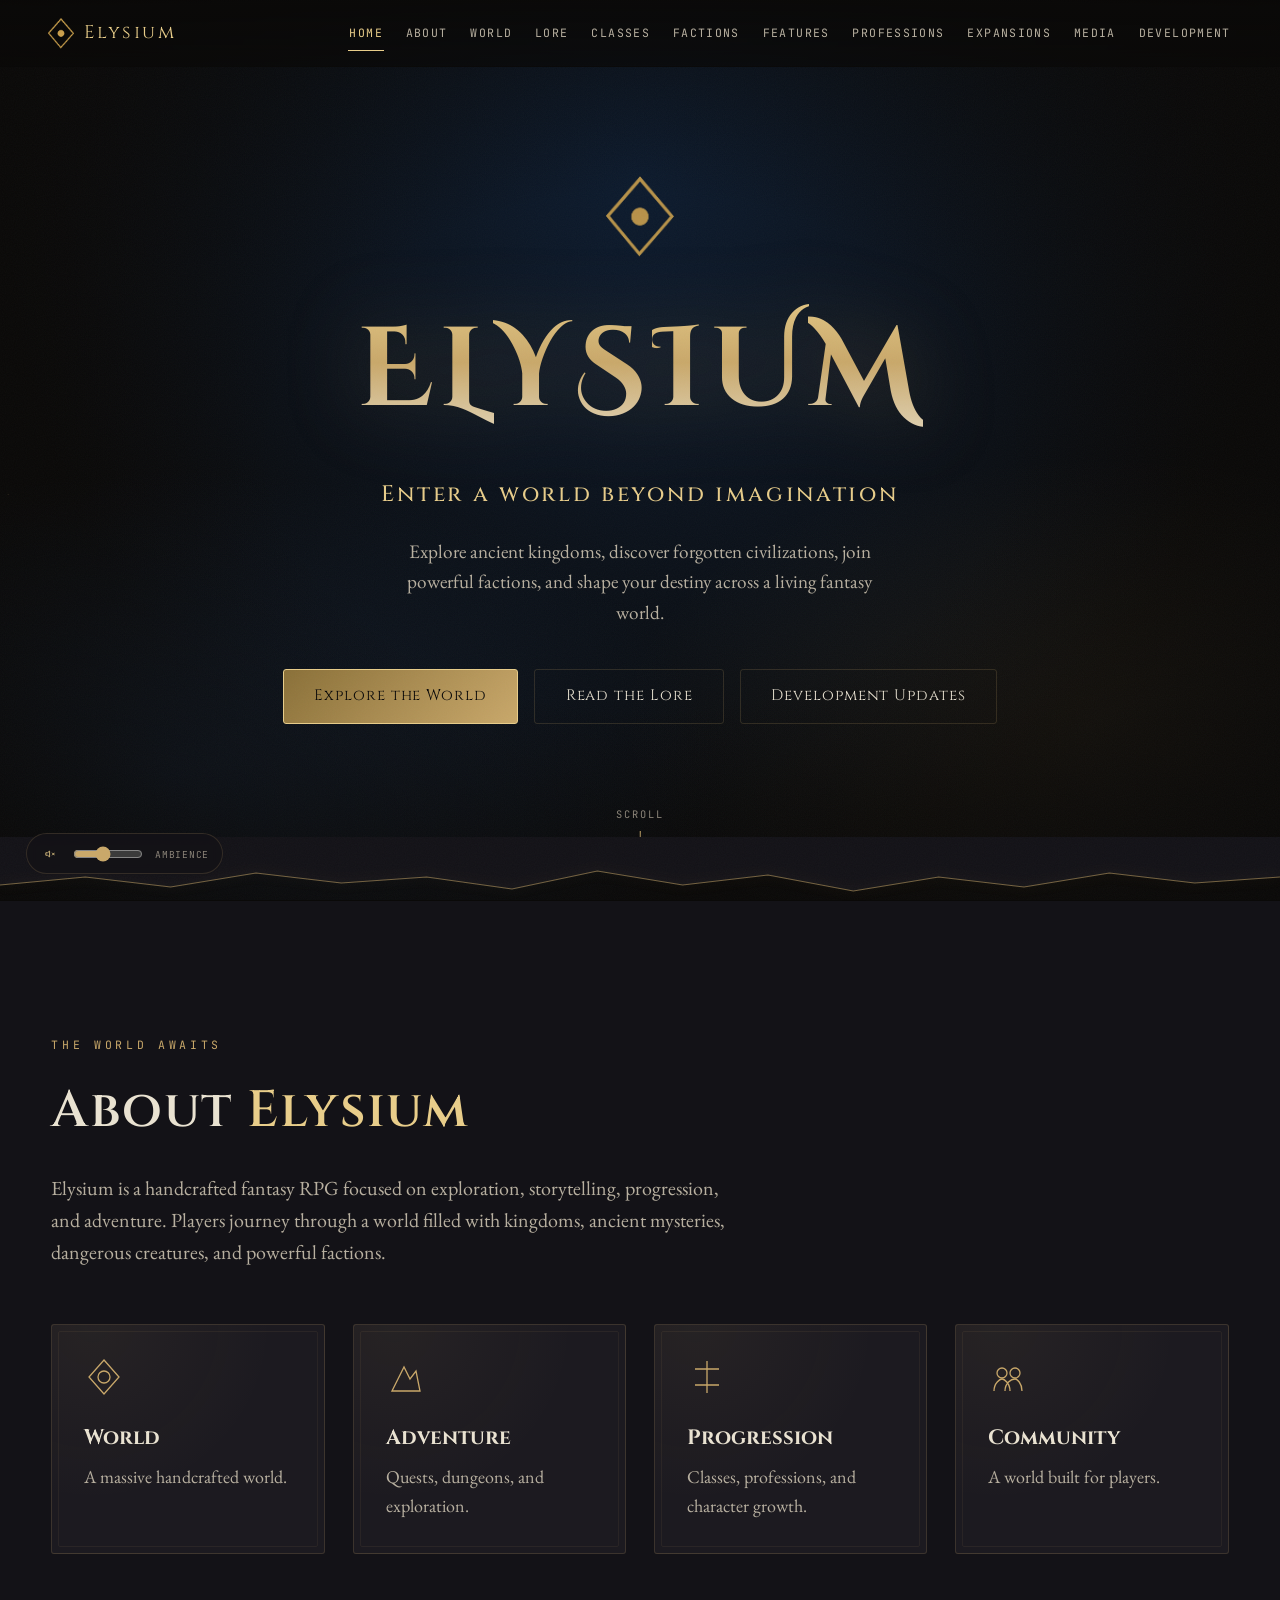
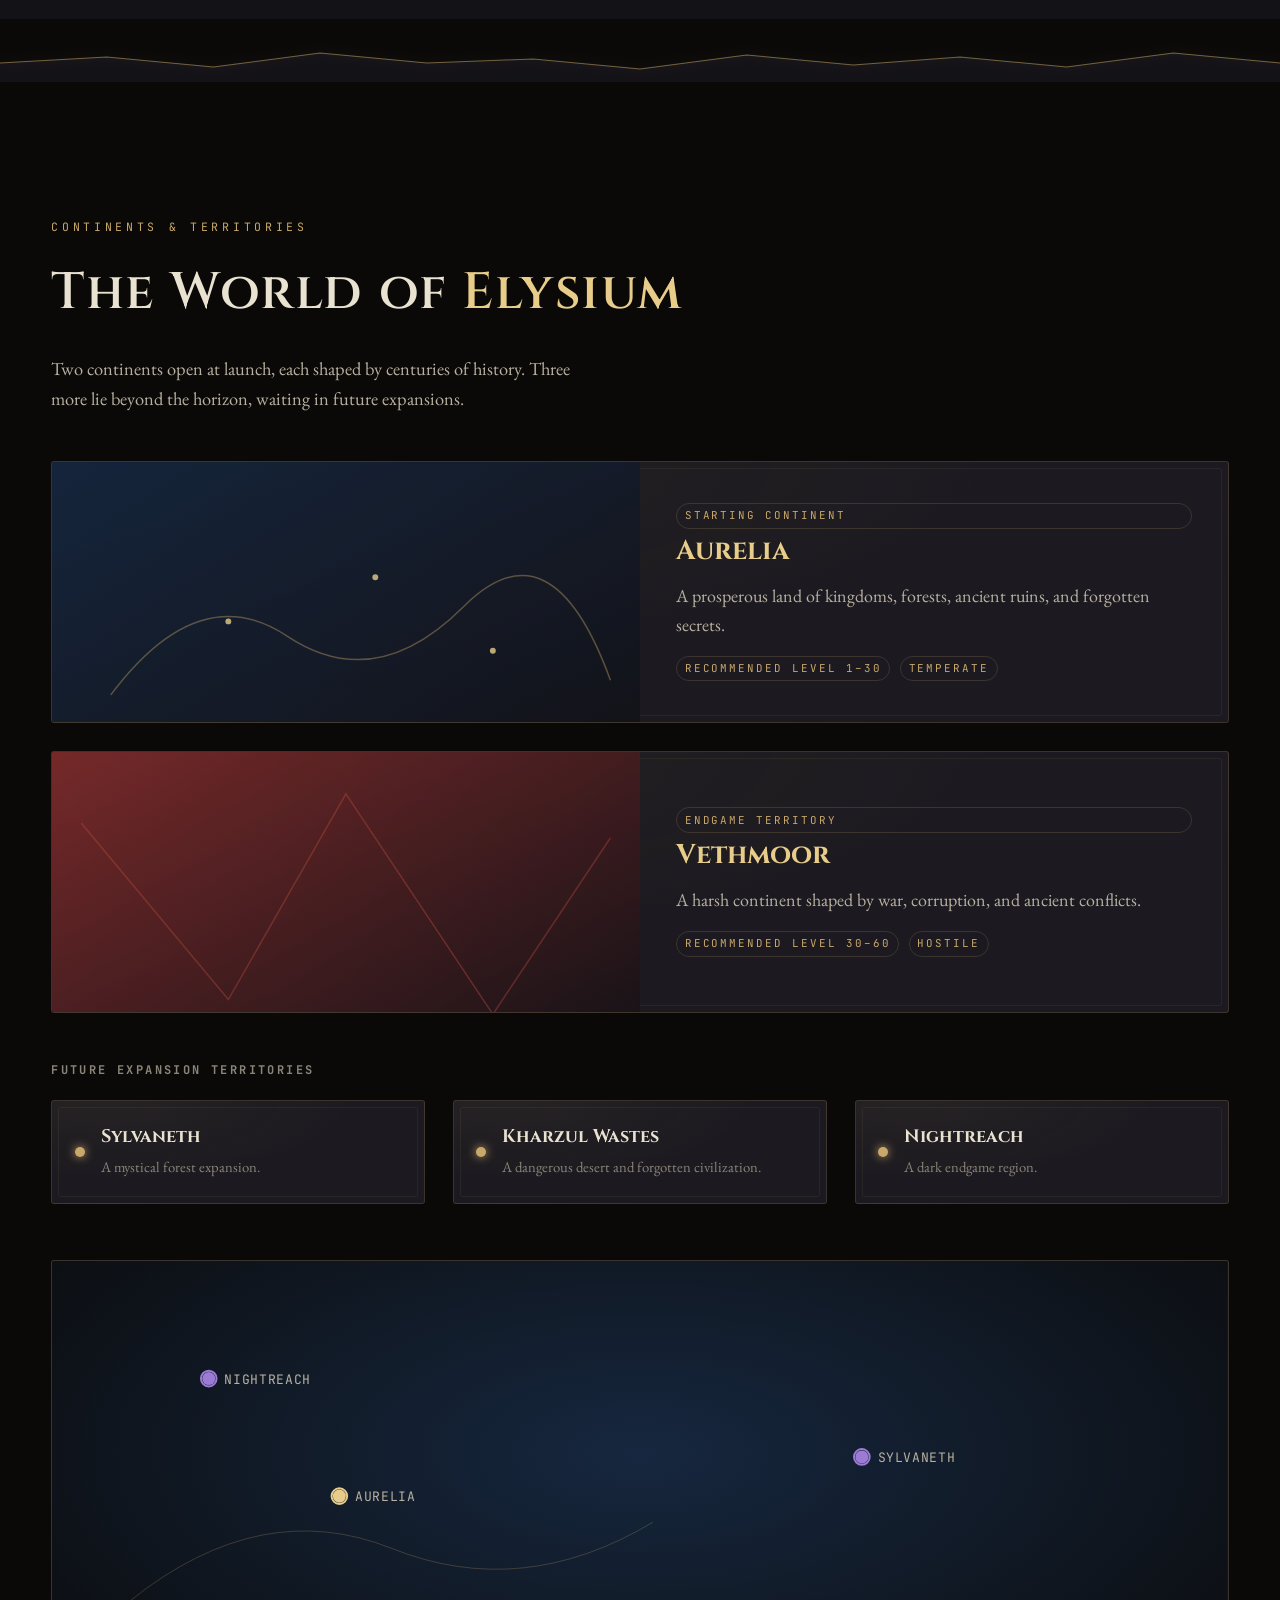
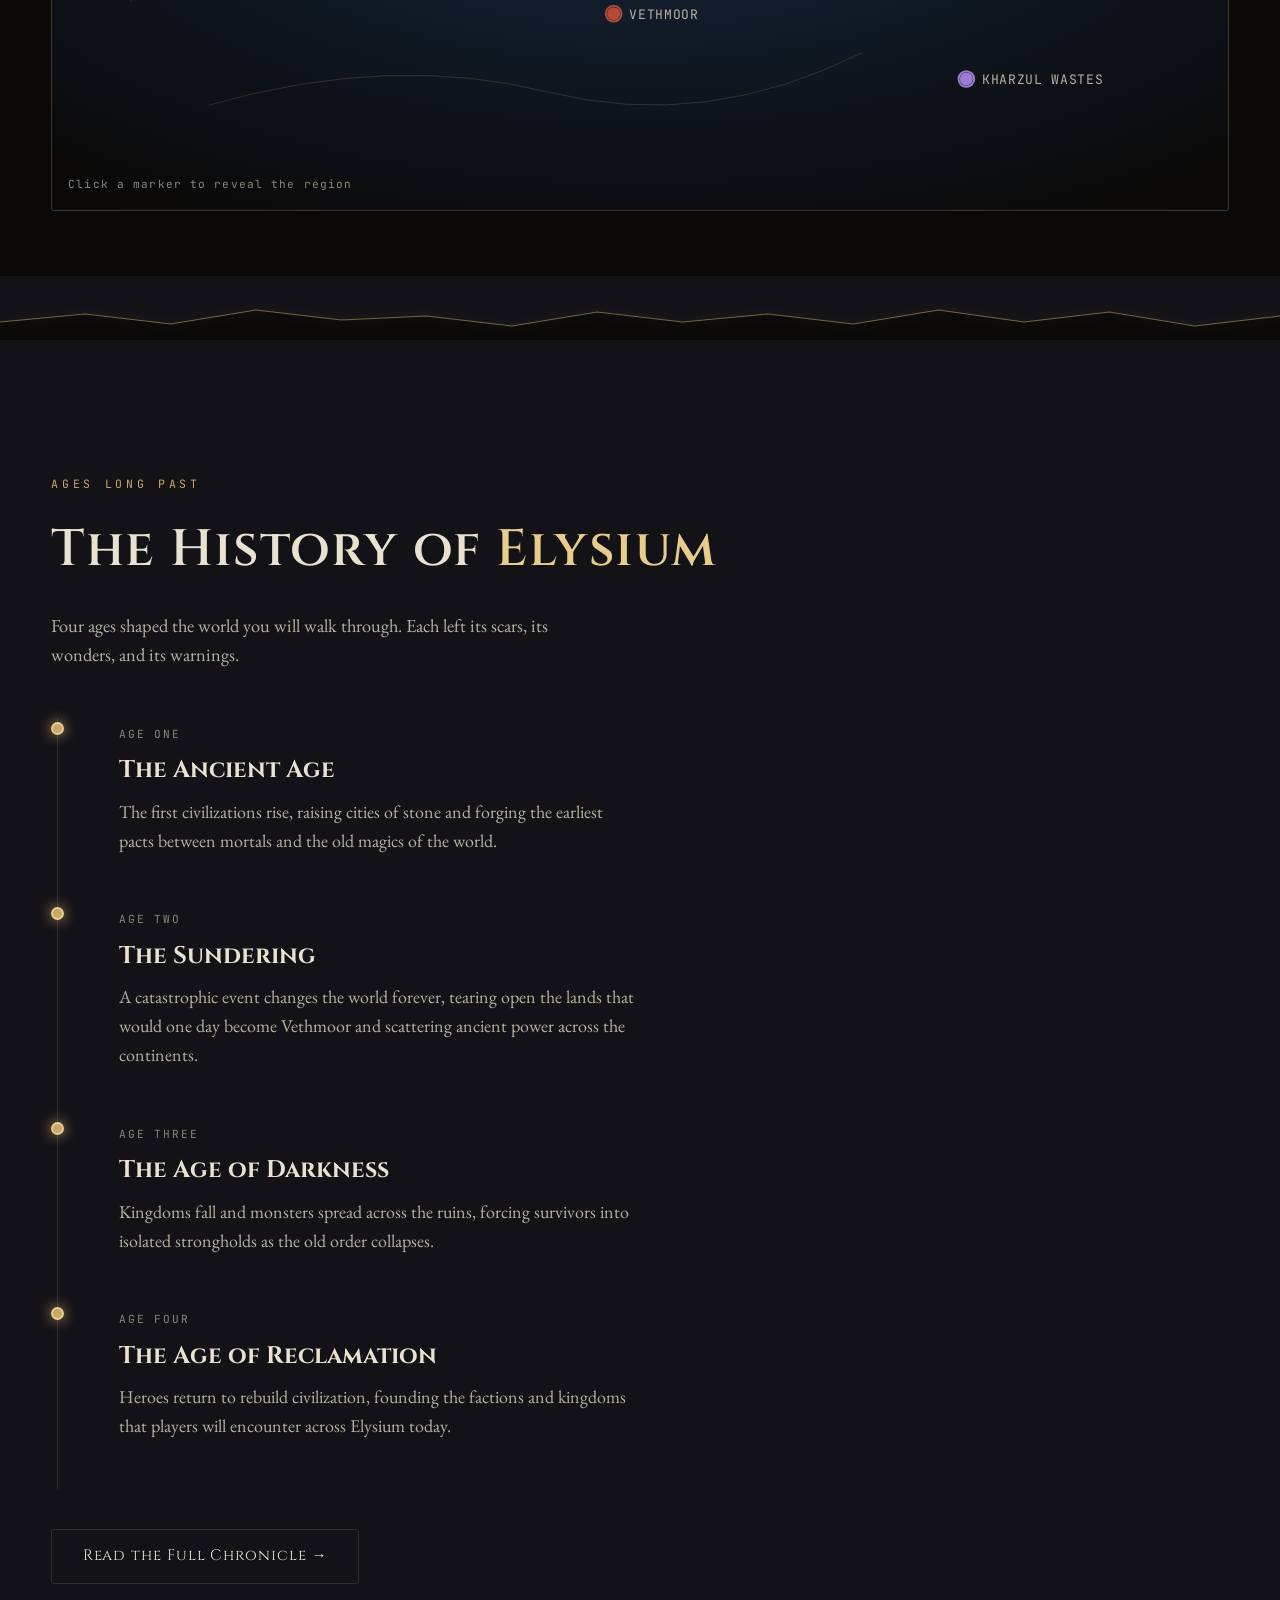
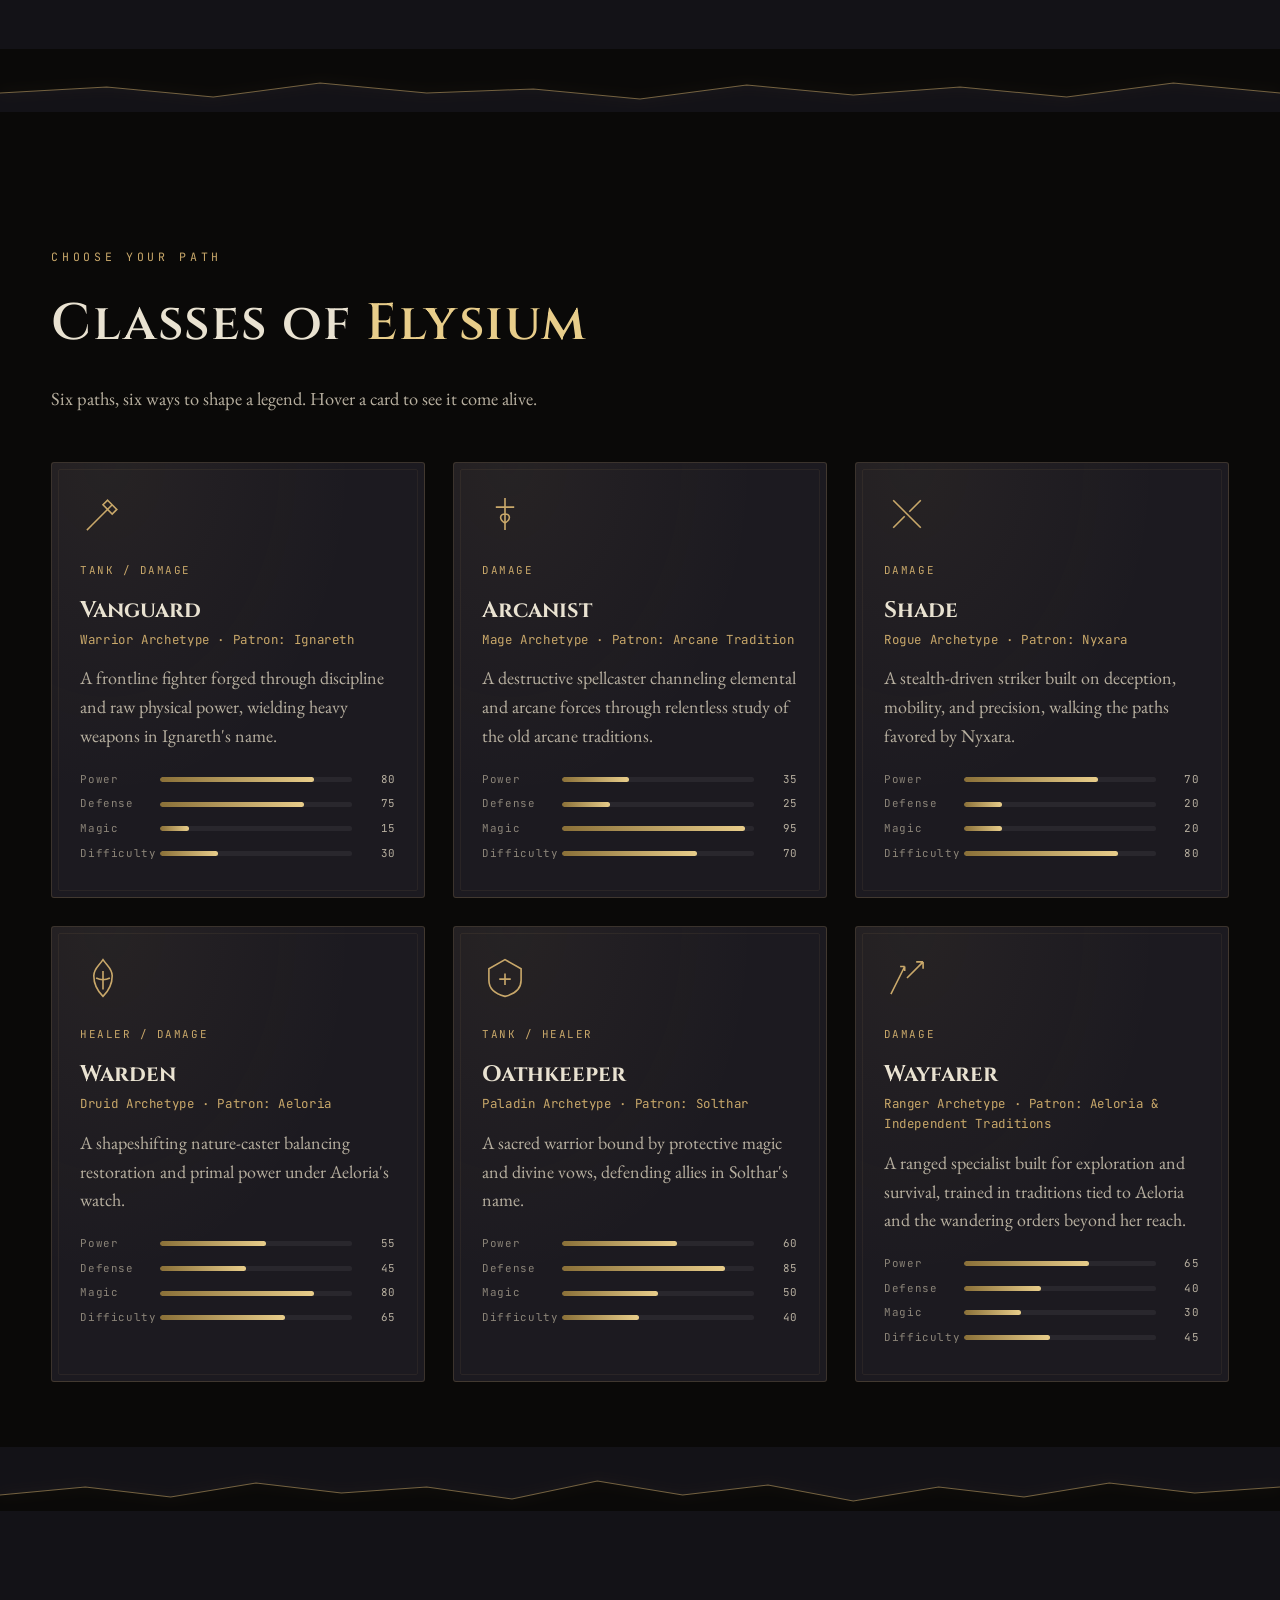
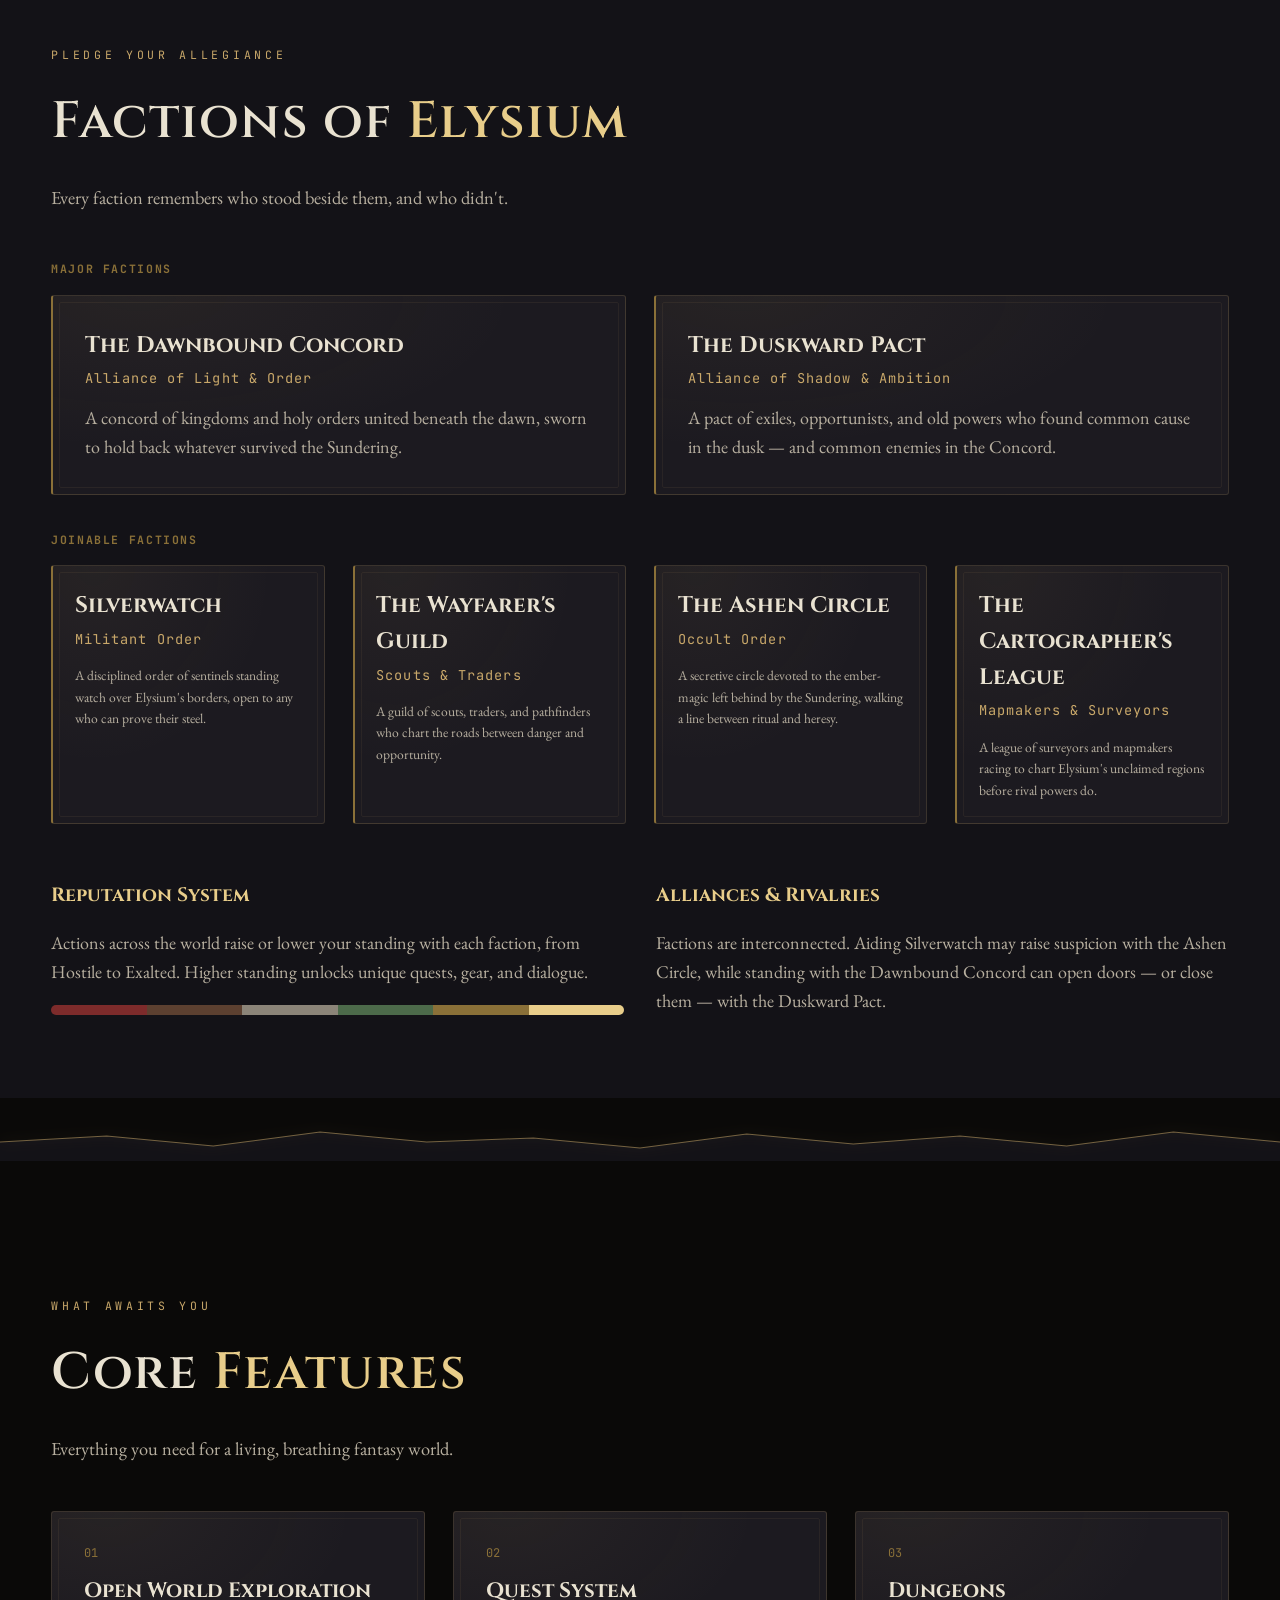
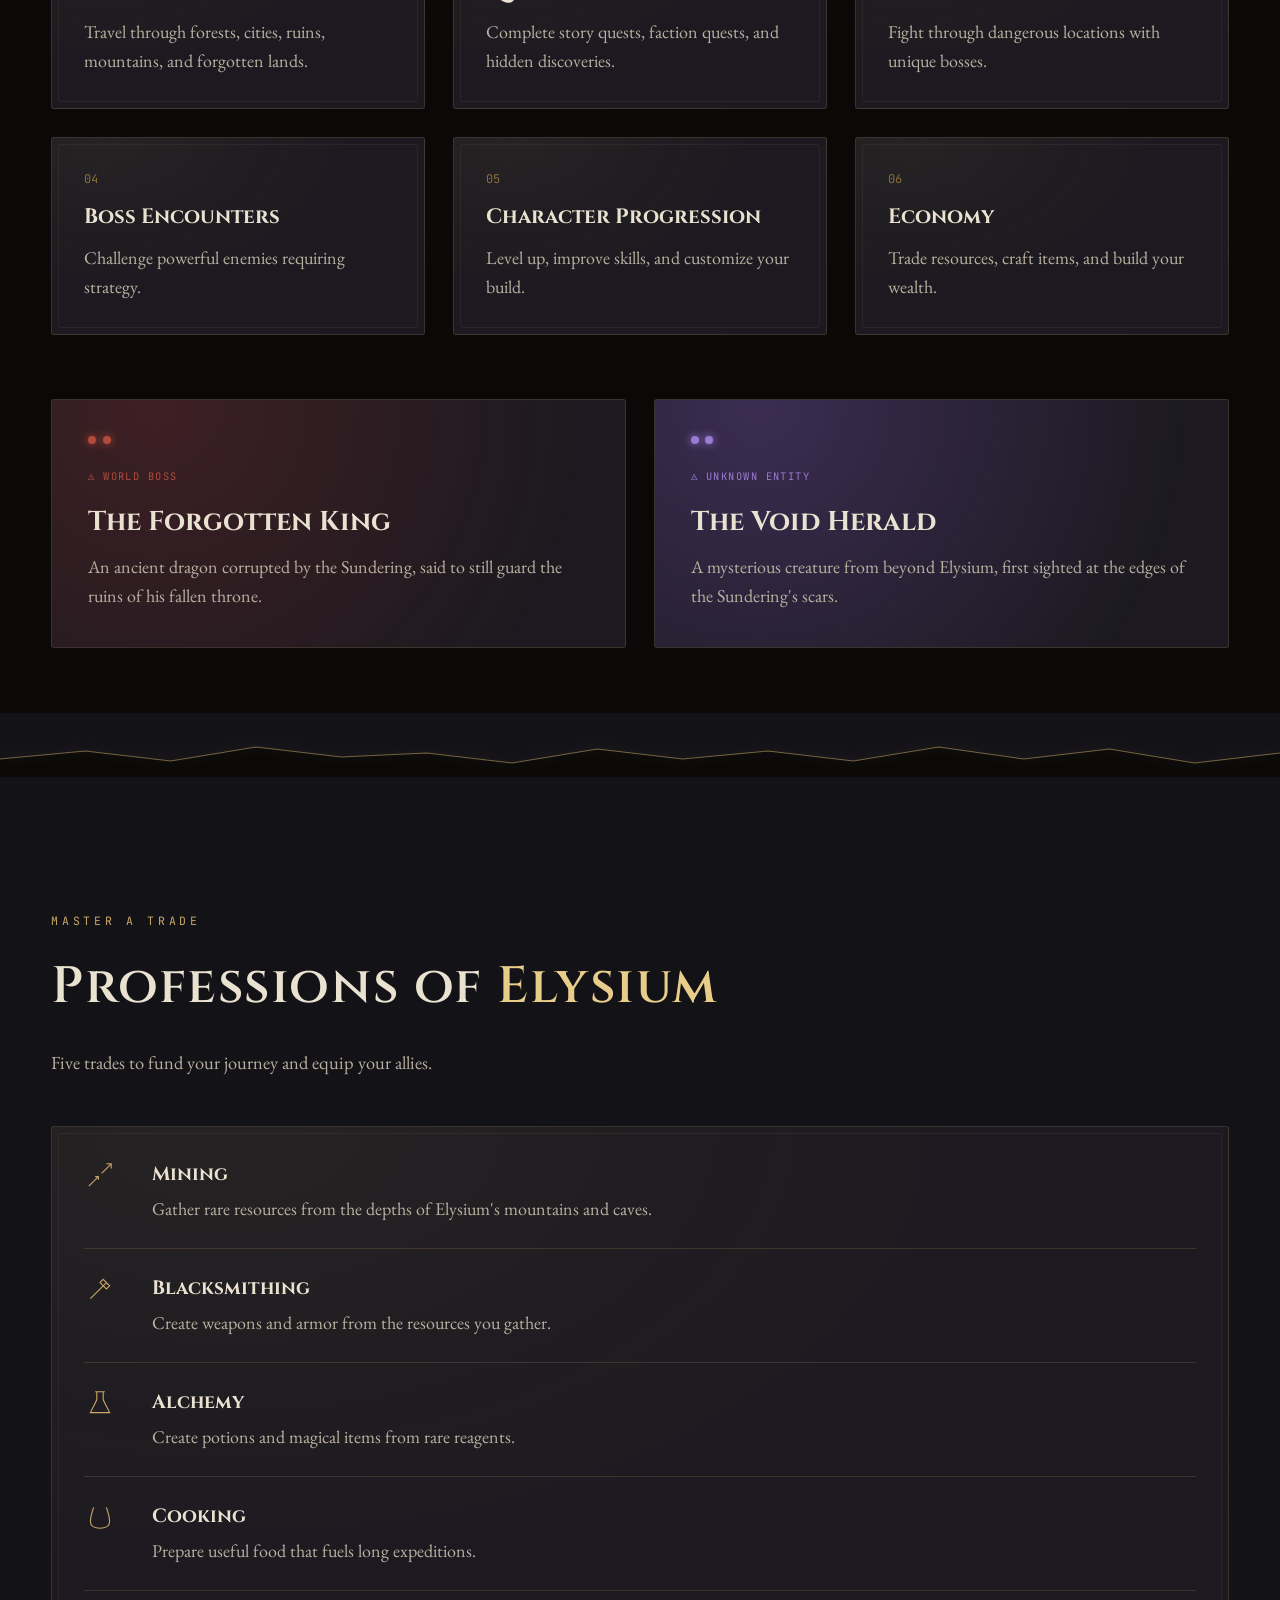
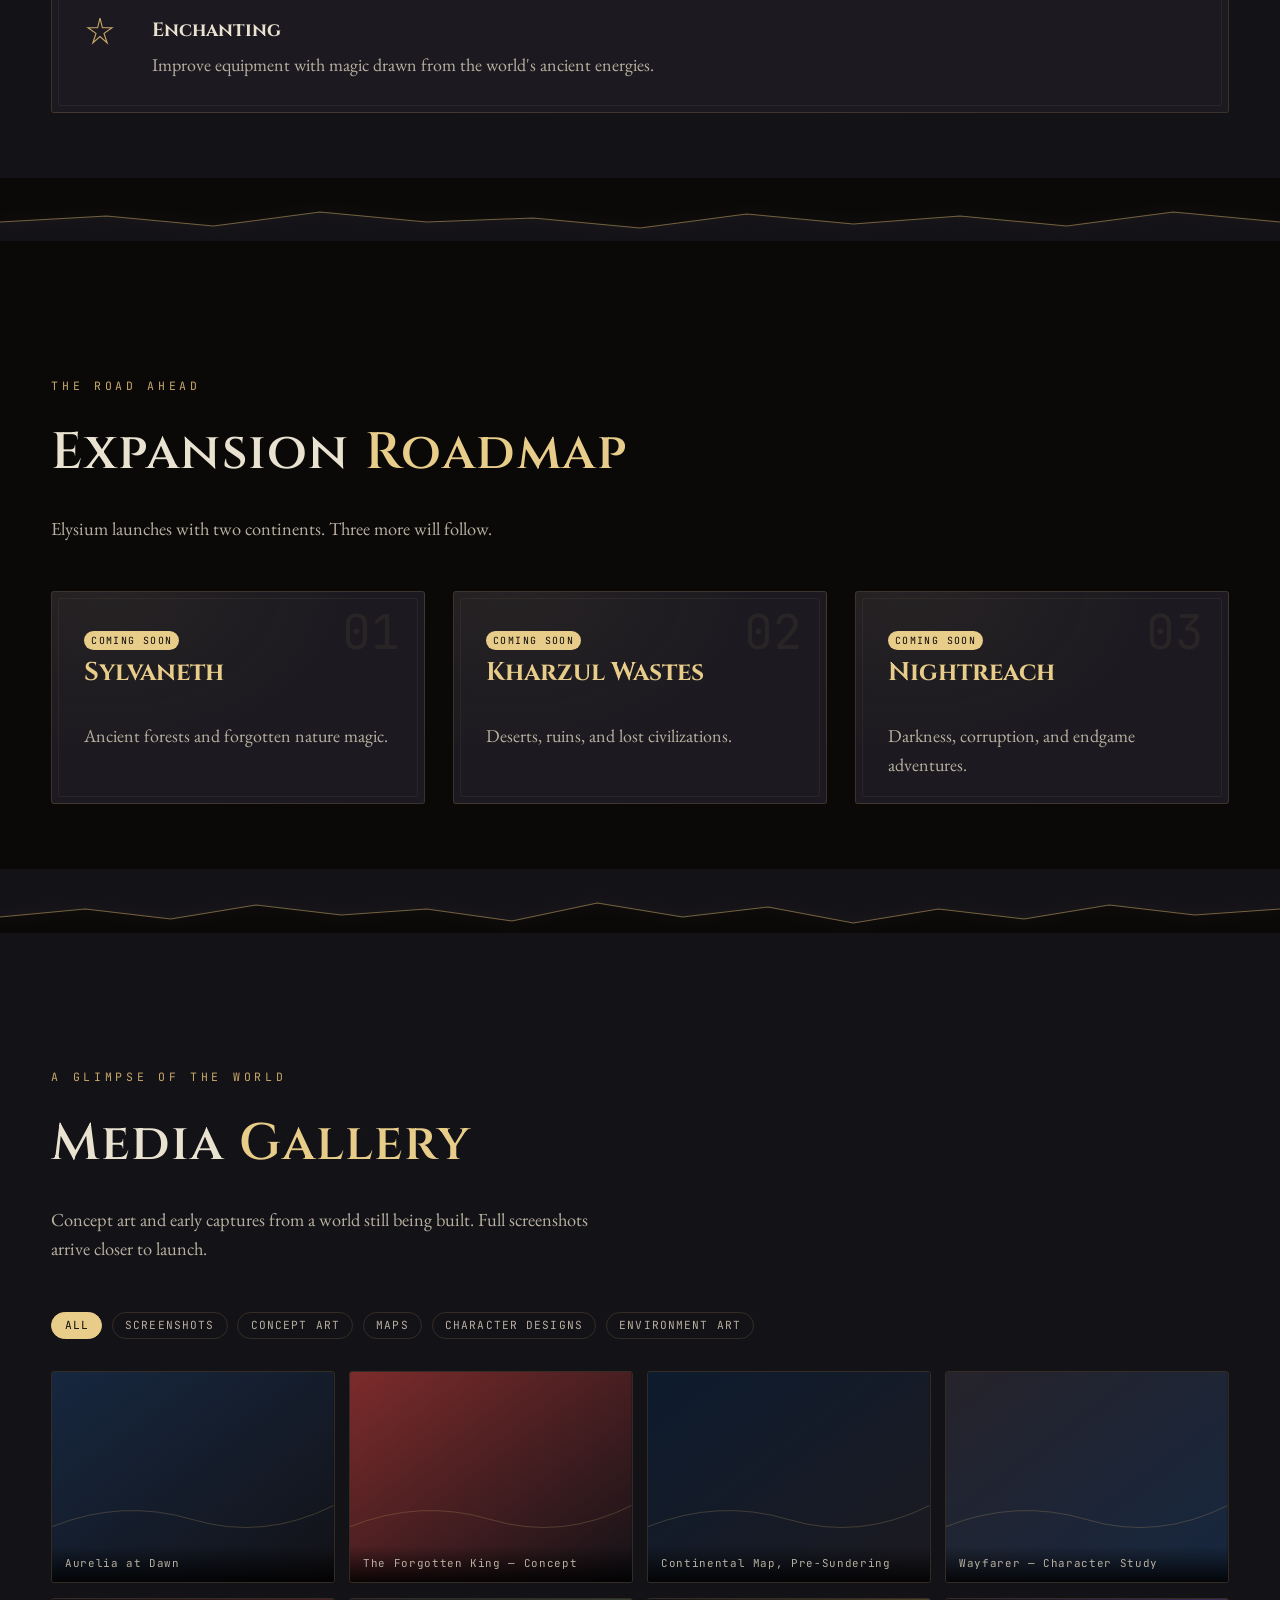
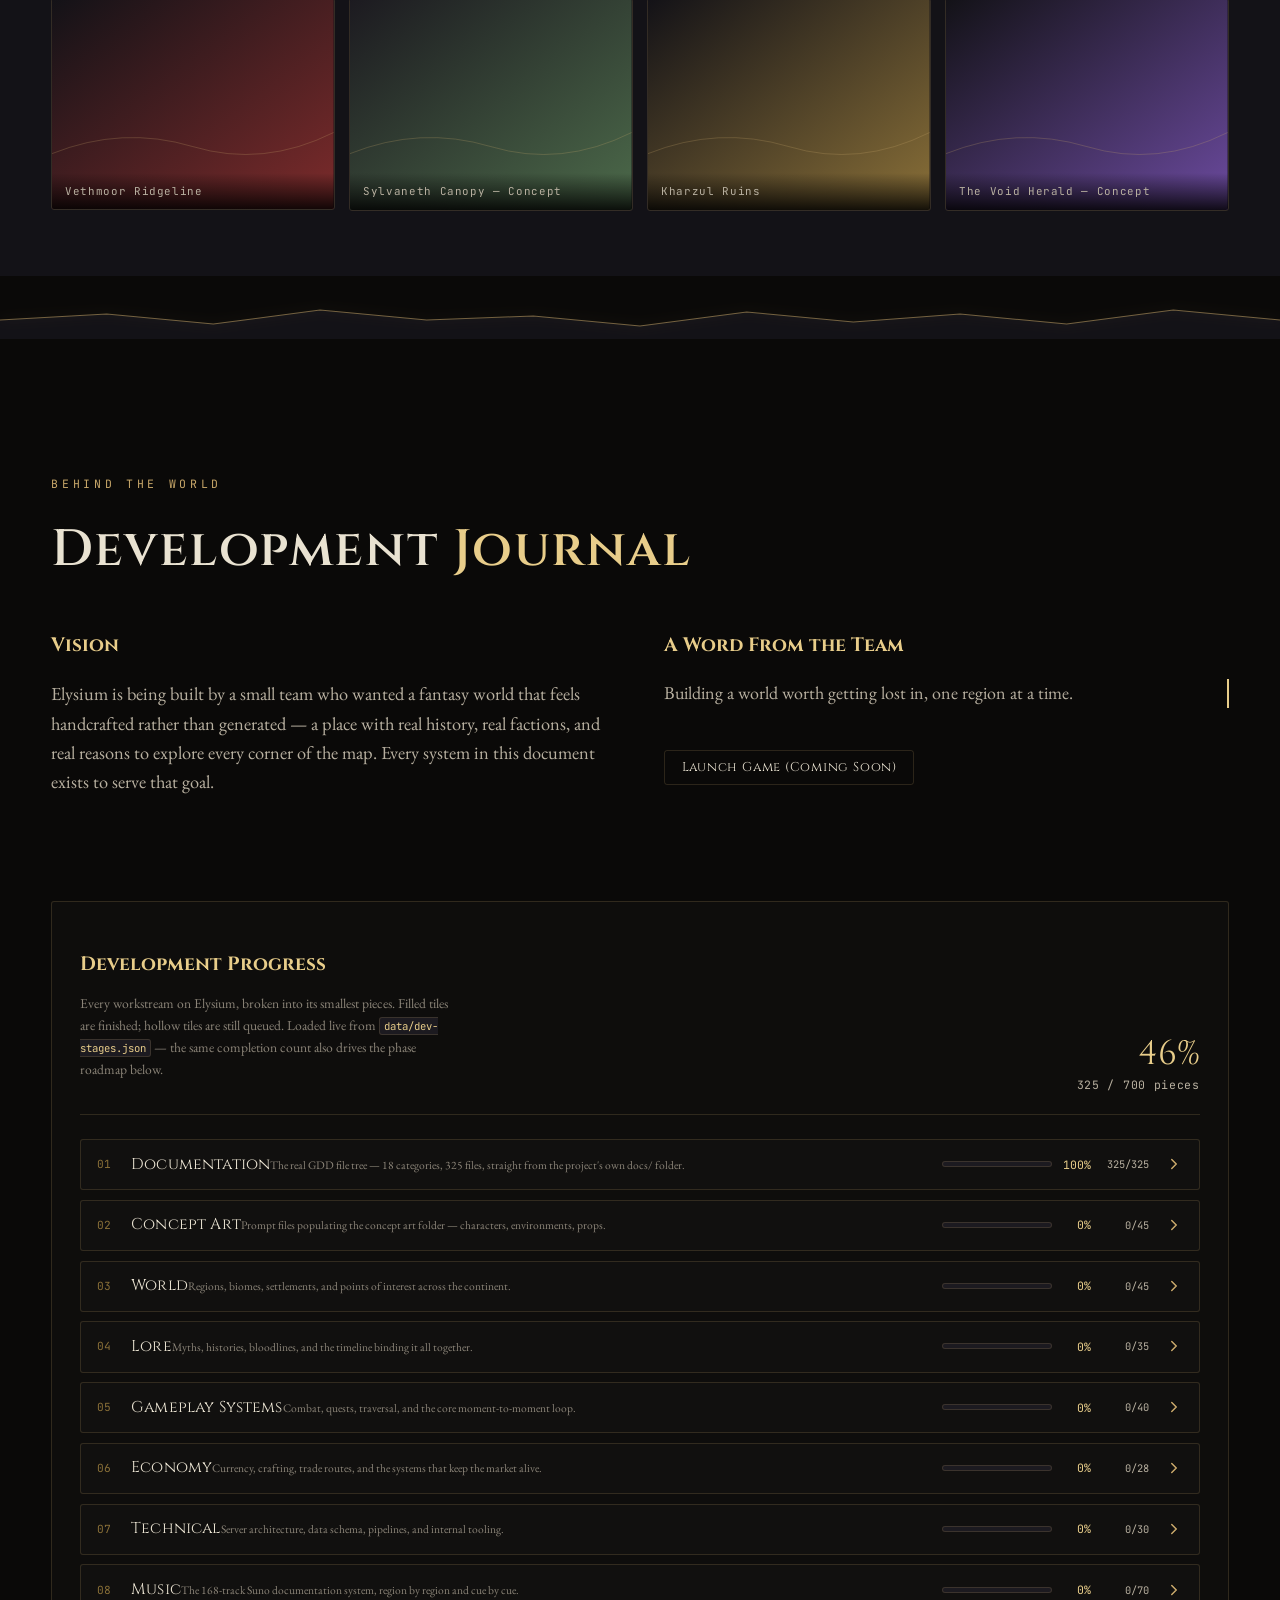
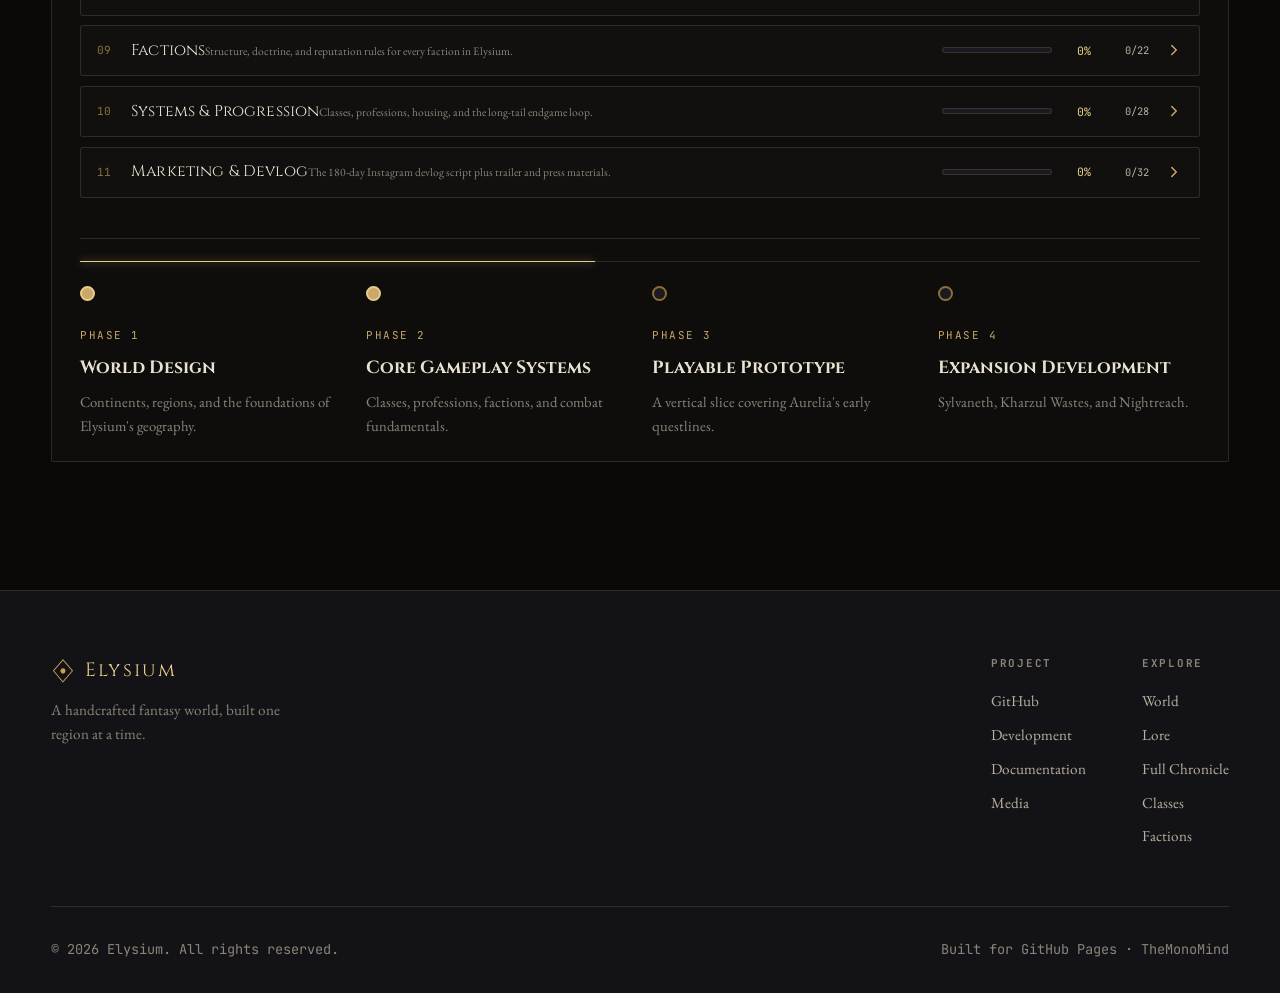
<file: index.html>
<!DOCTYPE html>
<html lang="en">
<head>
<meta charset="UTF-8">
<meta name="viewport" content="width=device-width, initial-scale=1.0">
<title>Elysium — Enter a World Beyond Imagination</title>
<meta name="description" content="Elysium is a handcrafted fantasy RPG. Explore ancient kingdoms, join powerful factions, and shape your destiny across a living fantasy world.">

<!-- Favicon: inline gold rune, no external asset required -->
<link rel="icon" type="image/png" href="elysium_logo.png">

<!-- Fonts: Cinzel (display/headings), EB Garamond (body), JetBrains Mono (data/labels) -->
<link rel="preconnect" href="https://fonts.googleapis.com">
<link rel="preconnect" href="https://fonts.gstatic.com" crossorigin>
<link href="https://fonts.googleapis.com/css2?family=Cinzel:wght@400;500;600;700&family=Cinzel+Decorative:wght@700;900&family=EB+Garamond:ital,wght@0,400;0,500;1,400&family=JetBrains+Mono:wght@400;500&display=swap" rel="stylesheet">

<!-- Stylesheets -->
<link rel="stylesheet" href="css/style.css">
<link rel="stylesheet" href="css/animations.css">
</head>
<body>

<!-- ==========================================================================
     CINEMATIC LOADING SCREEN
     ========================================================================== -->
<div id="loading-screen" aria-hidden="true">
  <div class="loading-inner">
    <img class="loading-rune" src="elysium_logo_transparent.png" alt="Elysium">

    <div class="loading-title">ELYSIUM</div>
    <div class="loading-status" id="loading-status">Awakening the world of Elysium&hellip;</div>
    <div class="loading-bar-track"><div class="loading-bar-fill" id="loading-bar-fill"></div></div>
  </div>
</div>

<!-- Section transition sweep (brief flash on nav navigation) -->
<div id="transition-sweep" aria-hidden="true"></div>

<!-- Cinematic grain overlay -->
<div id="noise-overlay" aria-hidden="true"></div>

<!-- Custom cursor (desktop only, toggled by main.js) -->
<div class="cursor-glow" id="cursor-glow" aria-hidden="true"></div>
<div class="cursor-dot" id="cursor-dot" aria-hidden="true"></div>

<!-- ==========================================================================
     NAVIGATION
     ========================================================================== -->
<header id="site-nav">
  <a href="#hero" class="nav-brand" id="logo-click-target">
    <img src="elysium_logo_transparent.png" alt="Elysium" class="nav-logo">
    Elysium
  </a>

  <nav class="nav-links" id="nav-links">
    <a href="#hero" class="is-active" data-nav>Home</a>
    <a href="#about" data-nav>About</a>
    <a href="#world" data-nav>World</a>
    <a href="#lore" data-nav>Lore</a>
    <a href="#classes" data-nav>Classes</a>
    <a href="#factions" data-nav>Factions</a>
    <a href="#features" data-nav>Features</a>
    <a href="#professions" data-nav>Professions</a>
    <a href="#expansions" data-nav>Expansions</a>
    <a href="#media" data-nav>Media</a>
    <a href="#development" data-nav>Development</a>
  </nav>

  <button class="nav-toggle" id="nav-toggle" aria-label="Toggle navigation menu" aria-expanded="false">
    <span></span><span></span><span></span>
  </button>
</header>

<!-- ==========================================================================
     HERO
     ========================================================================== -->
<section id="hero">
  <canvas id="hero-canvas" aria-hidden="true"></canvas>
  <div class="hero-fog" aria-hidden="true"></div>
  <div class="hero-vignette" aria-hidden="true"></div>

  <div class="hero-content">
      <img
          class="hero-crest"
          src="elysium_logo_transparent.png"
          alt=""
          aria-hidden="true"
      >

    <h1 class="hero-title letters" id="hero-title">ELYSIUM</h1>
    <p class="hero-subtitle">Enter a world beyond imagination</p>
    <p class="hero-desc">Explore ancient kingdoms, discover forgotten civilizations, join powerful factions, and shape your destiny across a living fantasy world.</p>

    <div class="hero-actions">
      <a href="#world" class="btn btn--primary" data-nav>Explore the World</a>
      <a href="#lore" class="btn btn--ghost" data-nav>Read the Lore</a>
      <a href="#development" class="btn btn--ghost" data-nav>Development Updates</a>
    </div>
  </div>

  <div class="hero-scroll-cue" aria-hidden="true">
    <span>SCROLL</span>
    <span class="line"></span>
  </div>
</section>

<div class="stone-edge" aria-hidden="true">
  <svg viewBox="0 0 1200 64" preserveAspectRatio="none" xmlns="http://www.w3.org/2000/svg">
    <path d="M0 0 L1200 0 L1200 40 L1120 46 L1040 36 L960 50 L880 40 L800 54 L720 38 L640 48 L560 34 L480 52 L400 40 L320 46 L240 36 L160 50 L80 40 L0 48 Z" fill="var(--charcoal)"/>
    <path class="crack" d="M0 48 L80 40 L160 50 L240 36 L320 46 L400 40 L480 52 L560 34 L640 48 L720 38 L800 54 L880 40 L960 50 L1040 36 L1120 46 L1200 40" fill="none"/>
  </svg>
</div>

<!-- ==========================================================================
     ABOUT
     ========================================================================== -->
<section id="about" class="section section--charcoal">
  <div class="container">
    <span class="eyebrow">The World Awaits</span>
    <h2 class="section-title">About <span class="accent">Elysium</span></h2>
    <p class="about-lede reveal">Elysium is a handcrafted fantasy RPG focused on exploration, storytelling, progression, and adventure. Players journey through a world filled with kingdoms, ancient mysteries, dangerous creatures, and powerful factions.</p>

    <div class="grid grid--4 reveal-stagger">
      <div class="panel about-card reveal" style="--i:0">
        <svg class="glyph" viewBox="0 0 40 40" fill="none" stroke="currentColor" stroke-width="1.3"><path d="M20 3 L35 20 L20 37 L5 20 Z"/><circle cx="20" cy="20" r="6"/></svg>
        <h3>World</h3>
        <p>A massive handcrafted world.</p>
      </div>
      <div class="panel about-card reveal" style="--i:1">
        <svg class="glyph" viewBox="0 0 40 40" fill="none" stroke="currentColor" stroke-width="1.3"><path d="M6 34 L18 10 L24 22 L30 14 L34 34 Z"/></svg>
        <h3>Adventure</h3>
        <p>Quests, dungeons, and exploration.</p>
      </div>
      <div class="panel about-card reveal" style="--i:2">
        <svg class="glyph" viewBox="0 0 40 40" fill="none" stroke="currentColor" stroke-width="1.3"><path d="M20 4 L20 36 M8 12 L32 12 M8 28 L32 28"/></svg>
        <h3>Progression</h3>
        <p>Classes, professions, and character growth.</p>
      </div>
      <div class="panel about-card reveal" style="--i:3">
        <svg class="glyph" viewBox="0 0 40 40" fill="none" stroke="currentColor" stroke-width="1.3"><circle cx="14" cy="16" r="5"/><circle cx="27" cy="16" r="5"/><path d="M6 34 C6 26 12 22 14 22 C16 22 22 26 22 34 M17 34 C17 26 23 22 27 22 C29 22 34 26 34 34"/></svg>
        <h3>Community</h3>
        <p>A world built for players.</p>
      </div>
    </div>
  </div>
</section>

<div class="stone-edge" aria-hidden="true">
  <svg viewBox="0 0 1200 64" preserveAspectRatio="none" xmlns="http://www.w3.org/2000/svg">
    <path d="M0 0 L1200 0 L1200 44 L1100 34 L1000 48 L900 38 L800 46 L700 36 L600 50 L500 40 L400 44 L300 34 L200 48 L100 38 L0 44 Z" fill="var(--void)"/>
    <path class="crack" d="M0 44 L100 38 L200 48 L300 34 L400 44 L500 40 L600 50 L700 36 L800 46 L900 38 L1000 48 L1100 34 L1200 44" fill="none"/>
  </svg>
</div>

<!-- ==========================================================================
     WORLD
     ========================================================================== -->
<section id="world" class="section section--void">
  <div class="container">
    <span class="eyebrow">Continents &amp; Territories</span>
    <h2 class="section-title">The World of <span class="accent">Elysium</span></h2>
    <p class="section-intro reveal">Two continents open at launch, each shaped by centuries of history. Three more lie beyond the horizon, waiting in future expansions.</p>

    <div class="grid grid--1" style="grid-template-columns:1fr; gap:1.75rem;" id="continent-grid" data-loading="Loading continents…">
      <!-- Continent cards rendered from data/continents.json by js/main.js -->
    </div>

    <div class="expansion-strip reveal">
      <h3>Future Expansion Territories</h3>
      <div class="grid grid--3" id="expansion-territory-grid" data-loading="Loading territories…">
        <!-- Mini territory cards rendered from data/continents.json by js/main.js -->
      </div>
    </div>

    <!-- Interactive world map -->
    <div class="world-map reveal">
      <svg viewBox="0 0 900 420" xmlns="http://www.w3.org/2000/svg" role="img" aria-label="Interactive map of Elysium">
        <defs>
          <radialGradient id="mapBg" cx="50%" cy="35%" r="75%">
            <stop offset="0" stop-color="#16273f"/>
            <stop offset="1" stop-color="#0a0908"/>
          </radialGradient>
        </defs>
        <rect width="900" height="420" fill="url(#mapBg)"/>
        <path d="M60 260 Q160 180 260 220 T460 200" stroke="#c9a86a" stroke-width="0.75" fill="none" opacity="0.25"/>
        <path d="M120 340 Q260 300 380 330 T620 300" stroke="#c9a86a" stroke-width="0.75" fill="none" opacity="0.2"/>

        <g id="map-markers">
          <!-- Map marker <g> elements rendered from data/continents.json by js/main.js -->
        </g>
      </svg>
      <span class="map-hint">Click a marker to reveal the region</span>
    </div>
  </div>
</section>

<div class="stone-edge" aria-hidden="true">
  <svg viewBox="0 0 1200 64" preserveAspectRatio="none" xmlns="http://www.w3.org/2000/svg">
    <path d="M0 0 L1200 0 L1200 40 L1120 50 L1040 36 L960 46 L880 34 L800 48 L720 38 L640 46 L560 36 L480 50 L400 40 L320 44 L240 34 L160 48 L80 38 L0 46 Z" fill="var(--charcoal)"/>
    <path class="crack" d="M0 46 L80 38 L160 48 L240 34 L320 44 L400 40 L480 50 L560 36 L640 46 L720 38 L800 48 L880 34 L960 46 L1040 36 L1120 50 L1200 40" fill="none"/>
  </svg>
</div>

<!-- ==========================================================================
     LORE / TIMELINE
     ========================================================================== -->
<section id="lore" class="section section--charcoal">
  <div class="container">
    <span class="eyebrow">Ages Long Past</span>
    <h2 class="section-title">The History of <span class="accent">Elysium</span></h2>
    <p class="section-intro reveal">Four ages shaped the world you will walk through. Each left its scars, its wonders, and its warnings.</p>

    <div class="timeline" id="timeline">
      <div class="timeline-fill" id="timeline-fill"></div>

      <div class="timeline-event" data-timeline>
        <span class="era">Age One</span>
        <h3>The Ancient Age</h3>
        <p>The first civilizations rise, raising cities of stone and forging the earliest pacts between mortals and the old magics of the world.</p>
      </div>
      <div class="timeline-event" data-timeline>
        <span class="era">Age Two</span>
        <h3>The Sundering</h3>
        <p>A catastrophic event changes the world forever, tearing open the lands that would one day become Vethmoor and scattering ancient power across the continents.</p>
      </div>
      <div class="timeline-event" data-timeline>
        <span class="era">Age Three</span>
        <h3>The Age of Darkness</h3>
        <p>Kingdoms fall and monsters spread across the ruins, forcing survivors into isolated strongholds as the old order collapses.</p>
      </div>
      <div class="timeline-event" data-timeline>
        <span class="era">Age Four</span>
        <h3>The Age of Reclamation</h3>
        <p>Heroes return to rebuild civilization, founding the factions and kingdoms that players will encounter across Elysium today.</p>
      </div>
    </div>

    <div class="reveal" style="margin-top:2.5rem;">
      <a href="pages/lore.html" class="btn btn--ghost">Read the Full Chronicle &rarr;</a>
    </div>
  </div>
</section>

<div class="stone-edge" aria-hidden="true">
  <svg viewBox="0 0 1200 64" preserveAspectRatio="none" xmlns="http://www.w3.org/2000/svg">
    <path d="M0 0 L1200 0 L1200 44 L1100 34 L1000 48 L900 38 L800 46 L700 36 L600 50 L500 40 L400 44 L300 34 L200 48 L100 38 L0 44 Z" fill="var(--void)"/>
    <path class="crack" d="M0 44 L100 38 L200 48 L300 34 L400 44 L500 40 L600 50 L700 36 L800 46 L900 38 L1000 48 L1100 34 L1200 44" fill="none"/>
  </svg>
</div>

<!-- ==========================================================================
     CLASSES
     ========================================================================== -->
<section id="classes" class="section section--void">
  <div class="container">
    <span class="eyebrow">Choose Your Path</span>
    <h2 class="section-title">Classes of <span class="accent">Elysium</span></h2>
    <p class="section-intro reveal">Six paths, six ways to shape a legend. Hover a card to see it come alive.</p>

    <div class="grid grid--3 reveal-stagger" id="class-grid" data-loading="Loading classes…">
      <!-- Class cards rendered from data/classes.json by js/main.js -->
    </div>
  </div>
</section>


<div class="stone-edge" aria-hidden="true">
  <svg viewBox="0 0 1200 64" preserveAspectRatio="none" xmlns="http://www.w3.org/2000/svg">
    <path d="M0 0 L1200 0 L1200 40 L1120 46 L1040 36 L960 50 L880 40 L800 54 L720 38 L640 48 L560 34 L480 52 L400 40 L320 46 L240 36 L160 50 L80 40 L0 48 Z" fill="var(--charcoal)"/>
    <path class="crack" d="M0 48 L80 40 L160 50 L240 36 L320 46 L400 40 L480 52 L560 34 L640 48 L720 38 L800 54 L880 40 L960 50 L1040 36 L1120 46 L1200 40" fill="none"/>
  </svg>
</div>

<!-- ==========================================================================
     FACTIONS
     ========================================================================== -->
<section id="factions" class="section section--charcoal">
  <div class="container">
    <span class="eyebrow">Pledge Your Allegiance</span>
    <h2 class="section-title">Factions of <span class="accent">Elysium</span></h2>
    <p class="section-intro reveal">Every faction remembers who stood beside them, and who didn't.</p>

    <h3 class="faction-subhead reveal">Major Factions</h3>
    <div class="grid grid--2 reveal-stagger" id="faction-major-grid" data-loading="Loading factions…">
      <!-- Major faction cards rendered from data/factions.json by js/main.js -->
    </div>

    <h3 class="faction-subhead reveal">Joinable Factions</h3>
    <div class="grid grid--4 reveal-stagger" id="faction-joinable-grid" data-loading="Loading factions…">
      <!-- Joinable faction cards rendered from data/factions.json by js/main.js -->
    </div>

    <div class="reputation-block reveal">
      <div>
        <h3>Reputation System</h3>
        <p id="reputation-note">Actions across the world raise or lower your standing with each faction, from Hostile to Exalted. Higher standing unlocks unique quests, gear, and dialogue.</p>
        <div class="rep-scale" aria-hidden="true" id="rep-scale">
          <span class="hostile"></span><span class="unfriendly"></span><span class="neutral"></span><span class="friendly"></span><span class="honored"></span><span class="exalted"></span>
        </div>
      </div>
      <div>
        <h3>Alliances &amp; Rivalries</h3>
        <p id="alliance-note">Factions are interconnected. Aiding Silverwatch may raise suspicion with the Ashen Circle, while standing with the Dawnbound Concord can open doors — or close them — with the Duskward Pact.</p>
      </div>
    </div>
  </div>
</section>

<div class="stone-edge" aria-hidden="true">
  <svg viewBox="0 0 1200 64" preserveAspectRatio="none" xmlns="http://www.w3.org/2000/svg">
    <path d="M0 0 L1200 0 L1200 44 L1100 34 L1000 48 L900 38 L800 46 L700 36 L600 50 L500 40 L400 44 L300 34 L200 48 L100 38 L0 44 Z" fill="var(--void)"/>
    <path class="crack" d="M0 44 L100 38 L200 48 L300 34 L400 44 L500 40 L600 50 L700 36 L800 46 L900 38 L1000 48 L1100 34 L1200 44" fill="none"/>
  </svg>
</div>

<!-- ==========================================================================
     FEATURES
     ========================================================================== -->
<section id="features" class="section section--void">
  <div class="container">
    <span class="eyebrow">What Awaits You</span>
    <h2 class="section-title">Core <span class="accent">Features</span></h2>
    <p class="section-intro reveal">Everything you need for a living, breathing fantasy world.</p>

    <div class="grid grid--3 reveal-stagger" id="feature-grid" data-loading="Loading features…">
      <!-- Feature cards rendered from data/features.json by js/main.js -->
    </div>

    <!-- Boss showcase -->
    <div class="boss-grid" id="boss-grid" data-loading="Loading…">
      <!-- World boss cards rendered from data/features.json by js/main.js -->
    </div>
  </div>
</section>

<div class="stone-edge" aria-hidden="true">
  <svg viewBox="0 0 1200 64" preserveAspectRatio="none" xmlns="http://www.w3.org/2000/svg">
    <path d="M0 0 L1200 0 L1200 40 L1120 50 L1040 36 L960 46 L880 34 L800 48 L720 38 L640 46 L560 36 L480 50 L400 40 L320 44 L240 34 L160 48 L80 38 L0 46 Z" fill="var(--charcoal)"/>
    <path class="crack" d="M0 46 L80 38 L160 48 L240 34 L320 44 L400 40 L480 50 L560 36 L640 46 L720 38 L800 48 L880 34 L960 46 L1040 36 L1120 50 L1200 40" fill="none"/>
  </svg>
</div>

<!-- ==========================================================================
     PROFESSIONS
     ========================================================================== -->
<section id="professions" class="section section--charcoal">
  <div class="container">
    <span class="eyebrow">Master a Trade</span>
    <h2 class="section-title">Professions of <span class="accent">Elysium</span></h2>
    <p class="section-intro reveal">Five trades to fund your journey and equip your allies.</p>

    <div class="panel reveal" style="padding: 0.5rem 2rem;" id="profession-list" data-loading="Loading professions…">
      <!-- Profession rows rendered from data/professions.json by js/main.js -->
    </div>
  </div>
</section>

<div class="stone-edge" aria-hidden="true">
  <svg viewBox="0 0 1200 64" preserveAspectRatio="none" xmlns="http://www.w3.org/2000/svg">
    <path d="M0 0 L1200 0 L1200 44 L1100 34 L1000 48 L900 38 L800 46 L700 36 L600 50 L500 40 L400 44 L300 34 L200 48 L100 38 L0 44 Z" fill="var(--void)"/>
    <path class="crack" d="M0 44 L100 38 L200 48 L300 34 L400 44 L500 40 L600 50 L700 36 L800 46 L900 38 L1000 48 L1100 34 L1200 44" fill="none"/>
  </svg>
</div>

<!-- ==========================================================================
     EXPANSIONS
     ========================================================================== -->
<section id="expansions" class="section section--void">
  <div class="container">
    <span class="eyebrow">The Road Ahead</span>
    <h2 class="section-title">Expansion <span class="accent">Roadmap</span></h2>
    <p class="section-intro reveal">Elysium launches with two continents. Three more will follow.</p>

    <div class="grid grid--3 reveal-stagger" id="expansion-grid" data-loading="Loading expansions…">
      <!-- Expansion cards rendered from data/expansions.json by js/main.js -->
    </div>
  </div>
</section>

<div class="stone-edge" aria-hidden="true">
  <svg viewBox="0 0 1200 64" preserveAspectRatio="none" xmlns="http://www.w3.org/2000/svg">
    <path d="M0 0 L1200 0 L1200 40 L1120 46 L1040 36 L960 50 L880 40 L800 54 L720 38 L640 48 L560 34 L480 52 L400 40 L320 46 L240 36 L160 50 L80 40 L0 48 Z" fill="var(--charcoal)"/>
    <path class="crack" d="M0 48 L80 40 L160 50 L240 36 L320 46 L400 40 L480 52 L560 34 L640 48 L720 38 L800 54 L880 40 L960 50 L1040 36 L1120 46 L1200 40" fill="none"/>
  </svg>
</div>

<!-- ==========================================================================
     MEDIA / GALLERY
     ========================================================================== -->
<section id="media" class="section section--charcoal">
  <div class="container">
    <span class="eyebrow">A Glimpse of the World</span>
    <h2 class="section-title">Media <span class="accent">Gallery</span></h2>
    <p class="section-intro reveal">Concept art and early captures from a world still being built. Full screenshots arrive closer to launch.</p>

    <div class="gallery-tabs" role="tablist" aria-label="Gallery filters">
      <button class="gallery-tab is-active" data-filter="all">All</button>
      <button class="gallery-tab" data-filter="screenshot">Screenshots</button>
      <button class="gallery-tab" data-filter="concept">Concept Art</button>
      <button class="gallery-tab" data-filter="map">Maps</button>
      <button class="gallery-tab" data-filter="character">Character Designs</button>
      <button class="gallery-tab" data-filter="environment">Environment Art</button>
    </div>

    <div class="gallery-grid reveal-stagger" id="gallery-grid" data-loading="Loading gallery…">
      <!-- Placeholder tiles rendered from data/gallery.json as SVG so the folder needs no binary images -->
    </div>
  </div>
</section>

<div class="stone-edge" aria-hidden="true">
  <svg viewBox="0 0 1200 64" preserveAspectRatio="none" xmlns="http://www.w3.org/2000/svg">
    <path d="M0 0 L1200 0 L1200 44 L1100 34 L1000 48 L900 38 L800 46 L700 36 L600 50 L500 40 L400 44 L300 34 L200 48 L100 38 L0 44 Z" fill="var(--void)"/>
    <path class="crack" d="M0 44 L100 38 L200 48 L300 34 L400 44 L500 40 L600 50 L700 36 L800 46 L900 38 L1000 48 L1100 34 L1200 44" fill="none"/>
  </svg>
</div>

<!-- ==========================================================================
     DEVELOPMENT
     ========================================================================== -->
<section id="development" class="section section--void">
  <div class="container">
    <span class="eyebrow">Behind the World</span>
    <h2 class="section-title">Development <span class="accent">Journal</span></h2>

    <div class="grid grid--2" style="align-items:start; gap: 3rem;">
      <div>
        <h3 style="font-family:var(--font-heading); color:var(--gold-bright); font-size:1.2rem; margin-bottom:0.75rem;">Vision</h3>
        <p class="dev-vision reveal">Elysium is being built by a small team who wanted a fantasy world that feels handcrafted rather than generated — a place with real history, real factions, and real reasons to explore every corner of the map. Every system in this document exists to serve that goal.</p>
      </div>

      <div>
        <h3 style="font-family:var(--font-heading); color:var(--gold-bright); font-size:1.2rem; margin-bottom:1rem;">A Word From the Team</h3>
        <p class="reveal" style="color:var(--bone-dim);">
          <span class="typewriter" data-typewriter>Building a world worth getting lost in, one region at a time.</span>
        </p>
        <button class="btn btn--ghost btn--small reveal" id="dev-launcher-btn" type="button" style="margin-top:1rem;">Launch Game (Coming Soon)</button>
        <div id="dev-journal">
          <h3>Developer's Journal — Entry Unlocked</h3>
          <p>"Today we finished the second pass on Vethmoor's coastline. It's harsher than Aurelia by design — we want players to feel the difference in the first thirty seconds, before a single quest marker tells them anything."</p>
          <p>— Found via hidden interaction. You have a good eye.</p>
        </div>
      </div>
    </div>

    <div class="dev-stages reveal" id="dev-stages">
      <div class="dev-stages-head">
        <div>
          <h3 style="font-family:var(--font-heading); color:var(--gold-bright); font-size:1.2rem; margin-bottom:0.3rem;">Development Progress</h3>
          <p class="dev-stages-sub">Every workstream on Elysium, broken into its smallest pieces. Filled tiles are finished; hollow tiles are still queued. Loaded live from <code>data/dev-stages.json</code> — the same completion count also drives the phase roadmap below.</p>
        </div>
        <div class="dev-stages-stat">
          <span class="dev-stages-pct" id="dev-stages-pct">0%</span>
          <span class="dev-stages-count" id="dev-stages-count">0 / 0 pieces</span>
        </div>
      </div>

      <div class="stage-list" id="stage-list"></div>

      <div class="docs-tooltip" id="docs-tooltip" aria-hidden="true"></div>

      <div class="roadmap roadmap--nested">
        <div class="roadmap-fill" id="roadmap-fill"></div>
        <div class="roadmap-step is-active"><span class="phase">Phase 1</span><h4>World Design</h4><p>Continents, regions, and the foundations of Elysium's geography.</p></div>
        <div class="roadmap-step is-active"><span class="phase">Phase 2</span><h4>Core Gameplay Systems</h4><p>Classes, professions, factions, and combat fundamentals.</p></div>
        <div class="roadmap-step"><span class="phase">Phase 3</span><h4>Playable Prototype</h4><p>A vertical slice covering Aurelia's early questlines.</p></div>
        <div class="roadmap-step"><span class="phase">Phase 4</span><h4>Expansion Development</h4><p>Sylvaneth, Kharzul Wastes, and Nightreach.</p></div>
      </div>
    </div>
  </div>
</section>

<!-- ==========================================================================
     FOOTER
     ========================================================================== -->
<footer id="site-footer">
  <div class="container">
    <div class="footer-top">
      <div>
        <div class="footer-brand">
          <img src="elysium_logo_transparent.png" alt="" class="footer-logo">
          Elysium
        </div>
        <p class="footer-tagline">A handcrafted fantasy world, built one region at a time.</p>
      </div>

      <div class="footer-links">
        <div class="footer-col">
          <h4>Project</h4>
          <a href="https://github.com/" target="_blank" rel="noopener">GitHub</a>
          <a href="#development" data-nav>Development</a>
          <a href="pages/documentation.html">Documentation</a>
          <a href="#media" data-nav>Media</a>
        </div>
        <div class="footer-col">
          <h4>Explore</h4>
          <a href="#world" data-nav>World</a>
          <a href="#lore" data-nav>Lore</a>
          <a href="pages/lore.html">Full Chronicle</a>
          <a href="#classes" data-nav>Classes</a>
          <a href="#factions" data-nav>Factions</a>
        </div>
      </div>
    </div>

    <div class="footer-bottom">
      <span>&copy; 2026 Elysium. All rights reserved.</span>
      <span>Built for GitHub Pages &middot; TheMonoMind</span>
    </div>
  </div>
</footer>

<!-- Back to top -->
<button id="back-to-top" aria-label="Back to top">
  <svg viewBox="0 0 24 24" fill="none" stroke="currentColor" stroke-width="2"><path d="M12 19V5 M5 12l7-7 7 7"/></svg>
</button>

<!-- Audio control (music starts only after user interaction) -->
<div id="audio-control">
  <button id="audio-toggle" aria-label="Toggle ambient music" aria-pressed="false">
    <svg id="audio-icon-on" viewBox="0 0 24 24" fill="none" stroke="currentColor" stroke-width="2" style="display:none;"><path d="M11 5 6 9H2v6h4l5 4V5z"/><path d="M15.5 8.5a5 5 0 0 1 0 7"/></svg>
    <svg id="audio-icon-off" viewBox="0 0 24 24" fill="none" stroke="currentColor" stroke-width="2"><path d="M11 5 6 9H2v6h4l5 4V5z"/><line x1="23" y1="9" x2="17" y2="15"/><line x1="17" y1="9" x2="23" y2="15"/></svg>
  </button>
  <input type="range" id="volume-slider" min="0" max="100" value="40" aria-label="Ambient music volume">
  <span class="audio-label">Ambience</span>
</div>

<!-- Ambient audio placeholder — replace src with a real licensed track before launch -->
<audio id="ambient-audio" loop preload="none">
  <!-- <source src="assets/audio/ambient-theme.mp3" type="audio/mpeg"> -->
</audio>
<audio id="click-audio" preload="none">
  <!-- <source src="assets/audio/ui-click.mp3" type="audio/mpeg"> -->
</audio>

<!-- Map location modal -->
<div class="modal-overlay" id="map-modal">
  <div class="modal-box">
    <button class="modal-close" id="map-modal-close" aria-label="Close">&times;</button>
    <h3 id="map-modal-title">Region</h3>
    <p id="map-modal-body">Description.</p>
  </div>
</div>

<!-- Gallery lightbox modal -->
<div class="modal-overlay" id="lightbox-modal">
  <div class="modal-box lightbox-box">
    <button class="modal-close" id="lightbox-close" aria-label="Close">&times;</button>
    <h3 id="lightbox-title">Image</h3>
    <div id="lightbox-art"></div>
  </div>
</div>

<!-- Secret message toast (logo click easter egg) -->
<div id="secret-toast" role="status" aria-live="polite"></div>

<!-- Scripts -->
<script src="js/particles.js"></script>
<script src="js/main.js"></script>
</body>
</html>
</file>
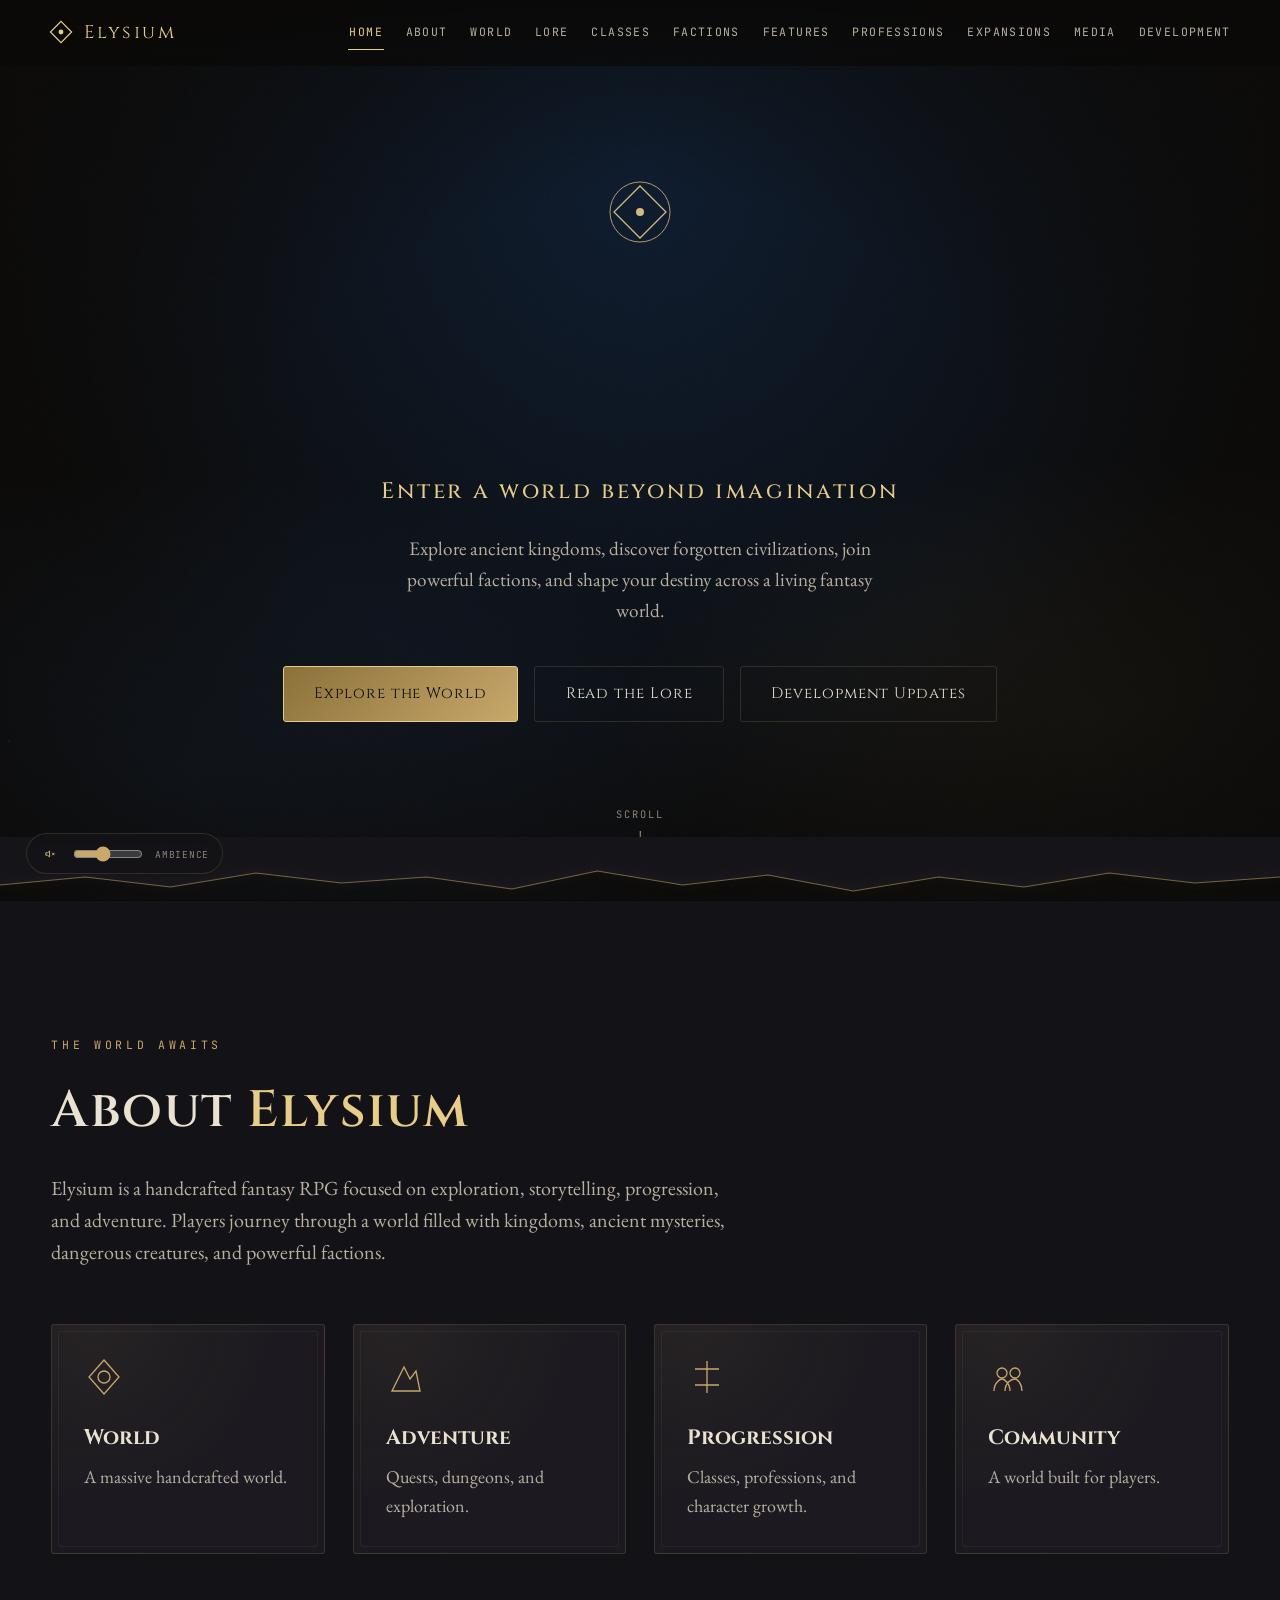
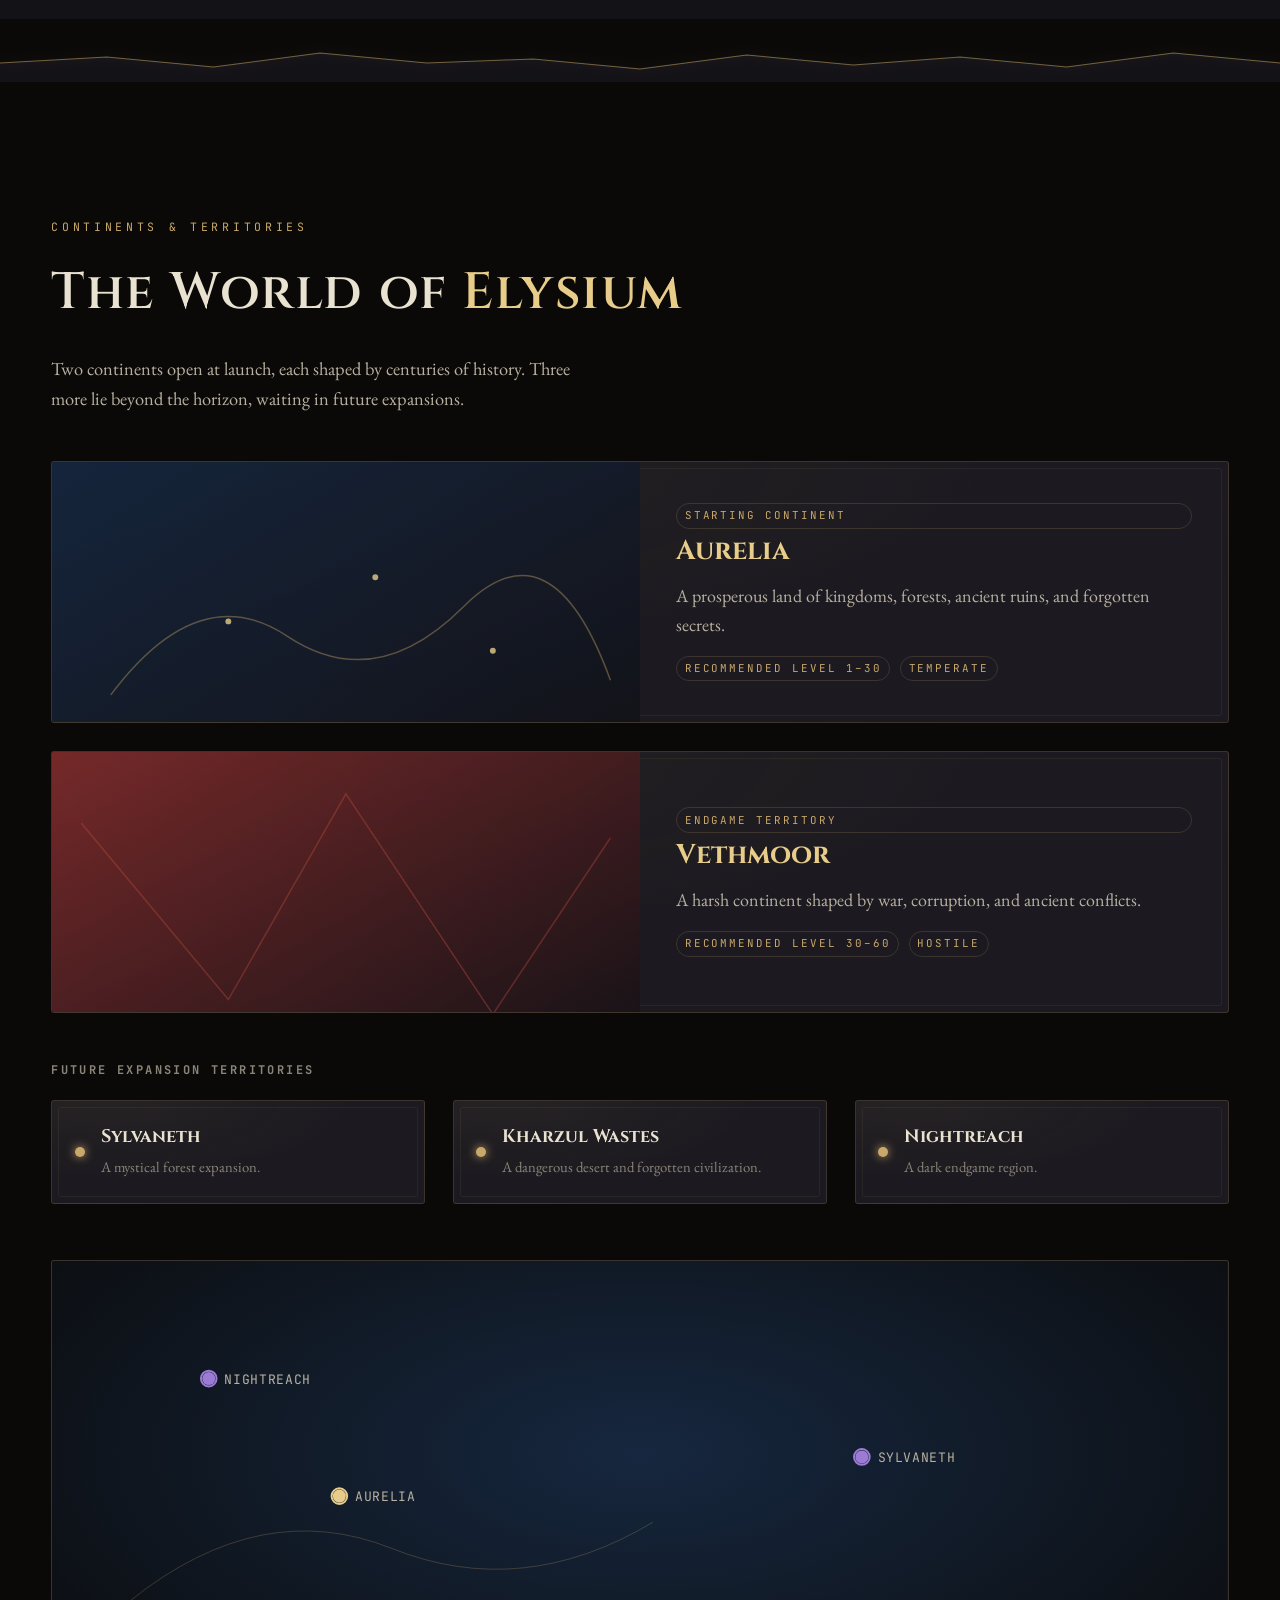
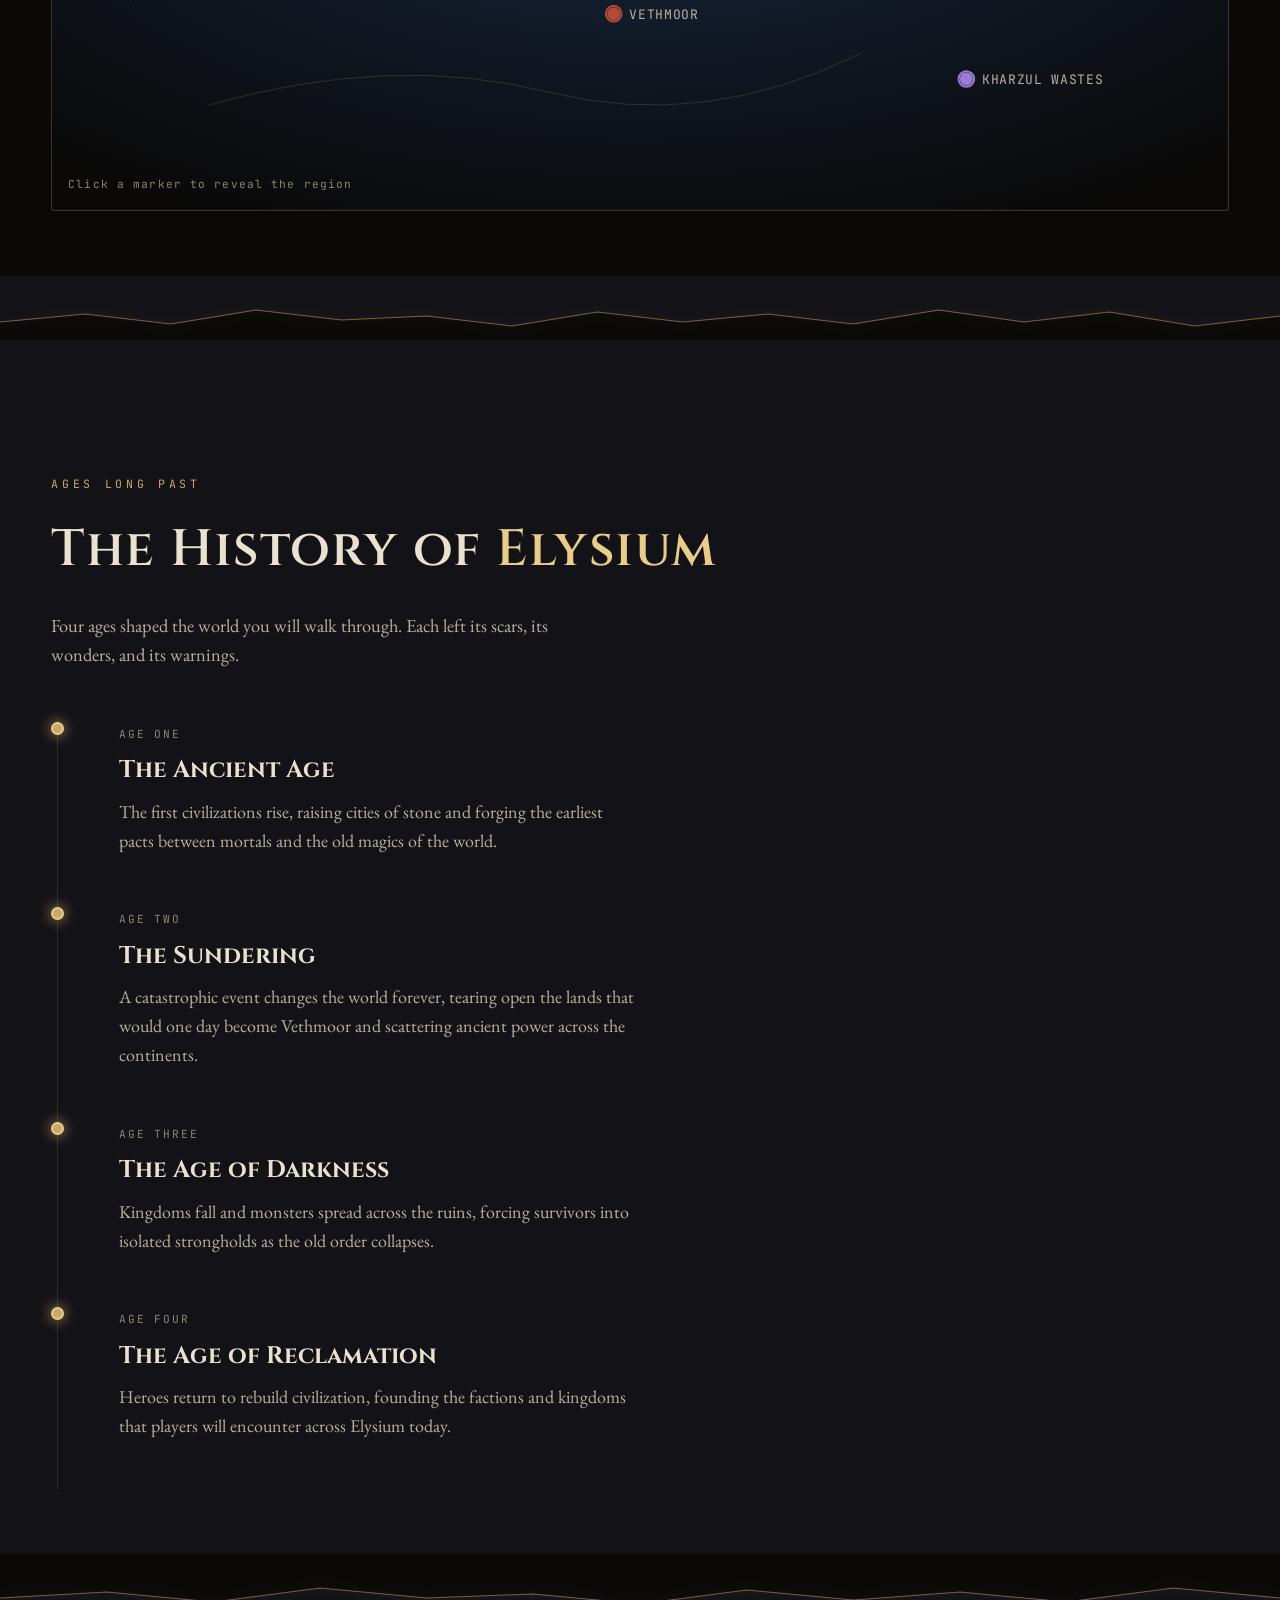
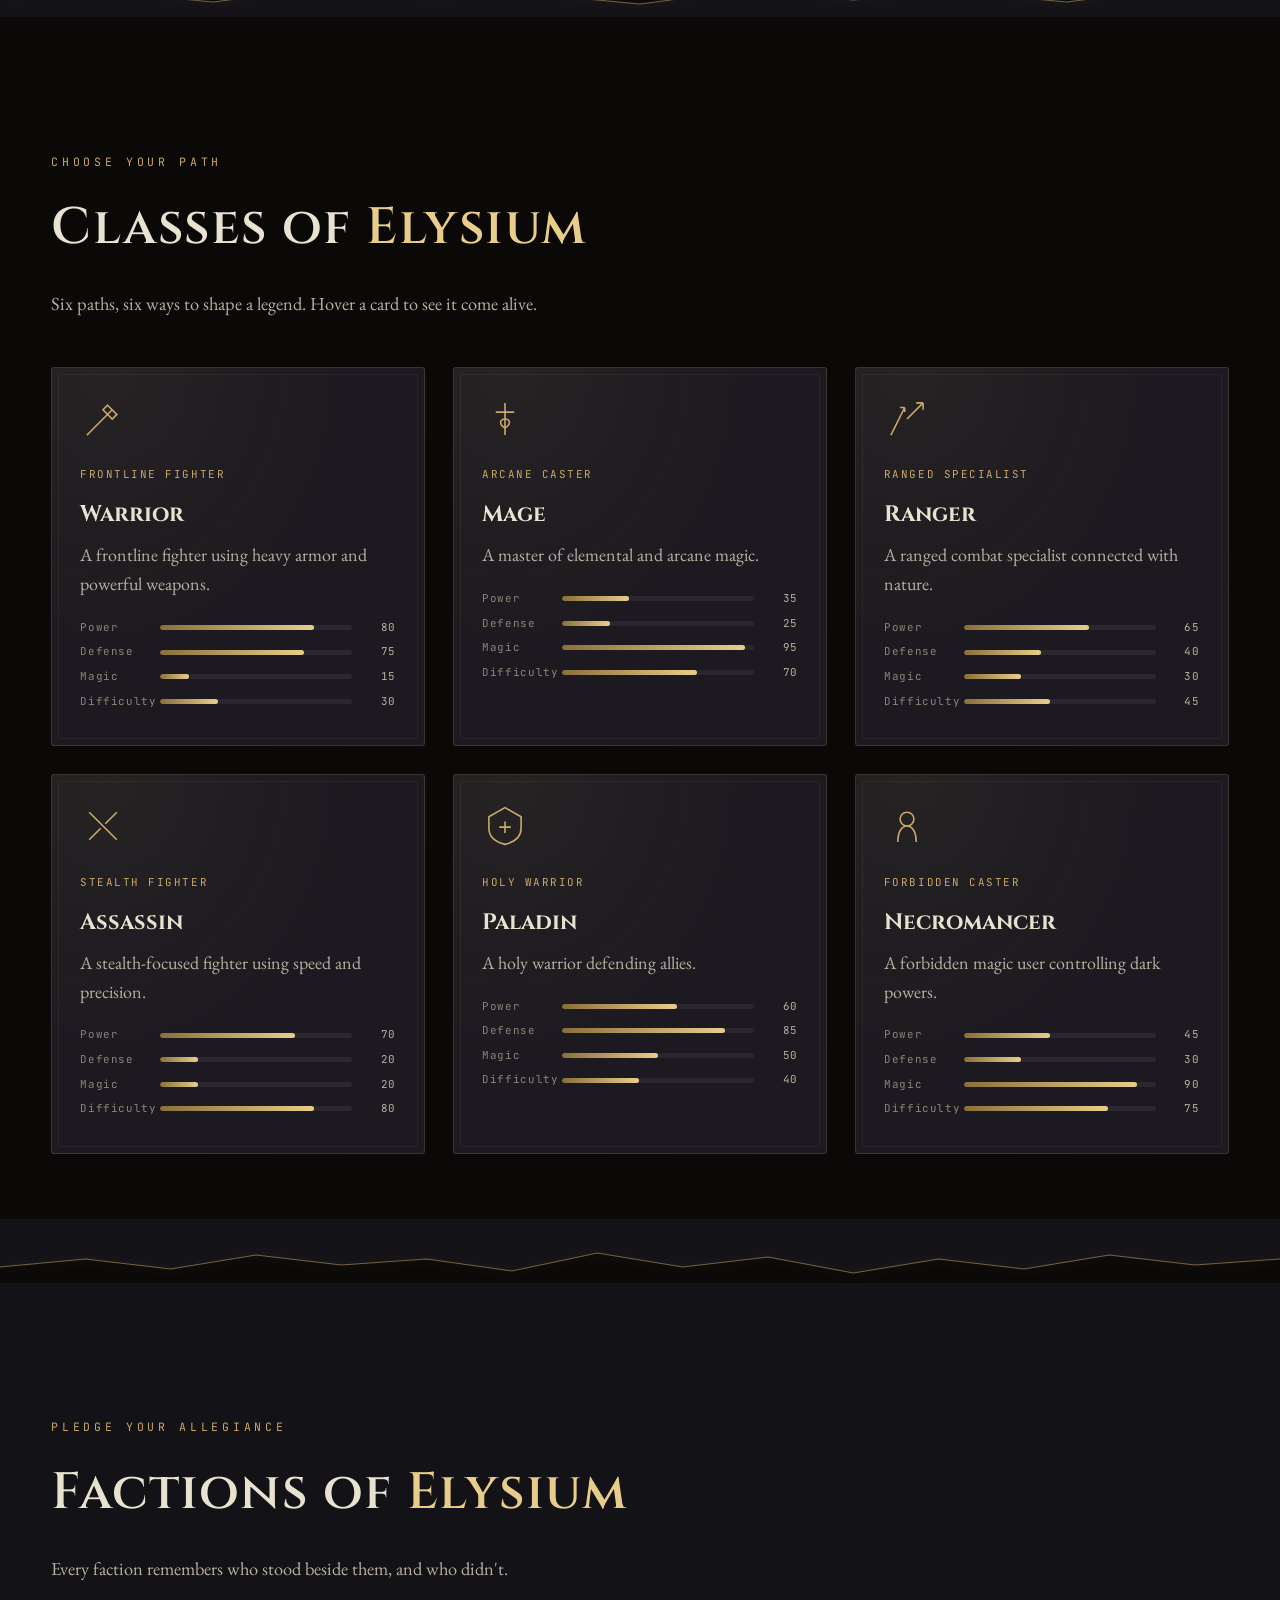
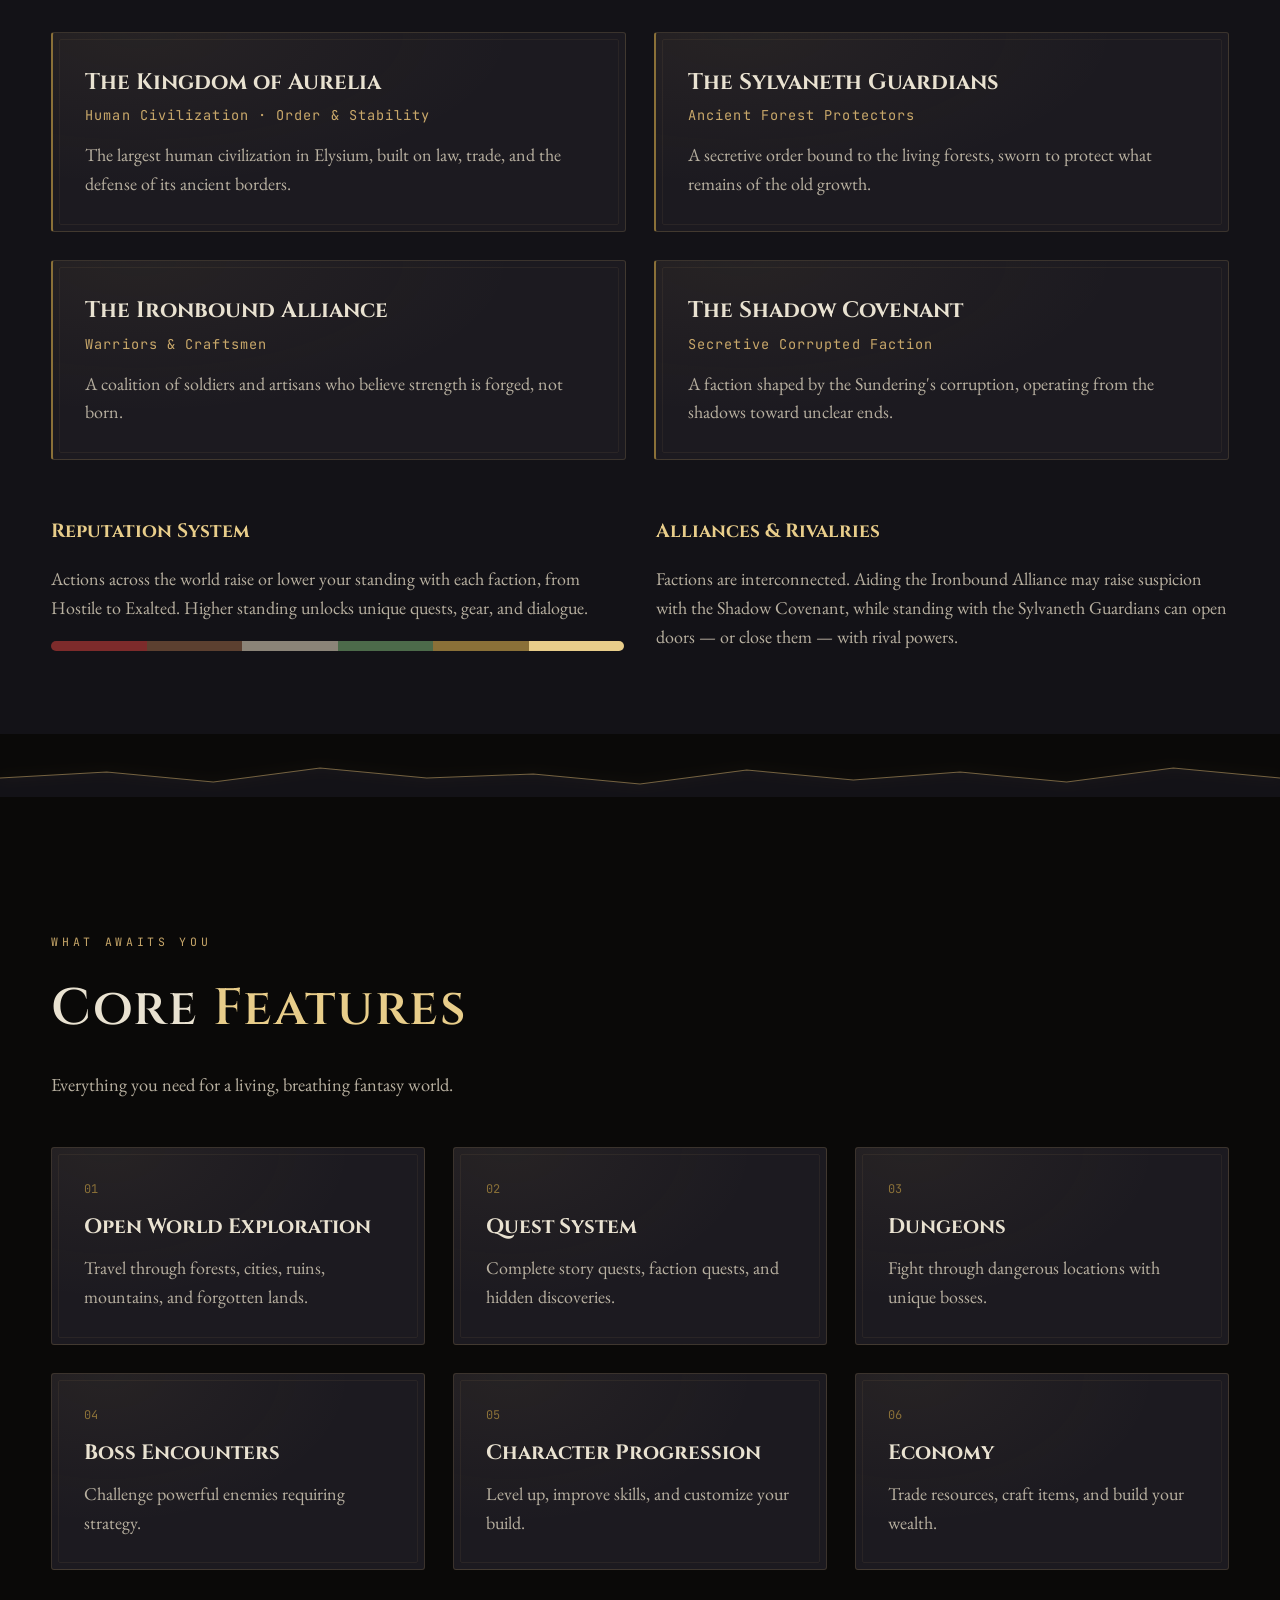
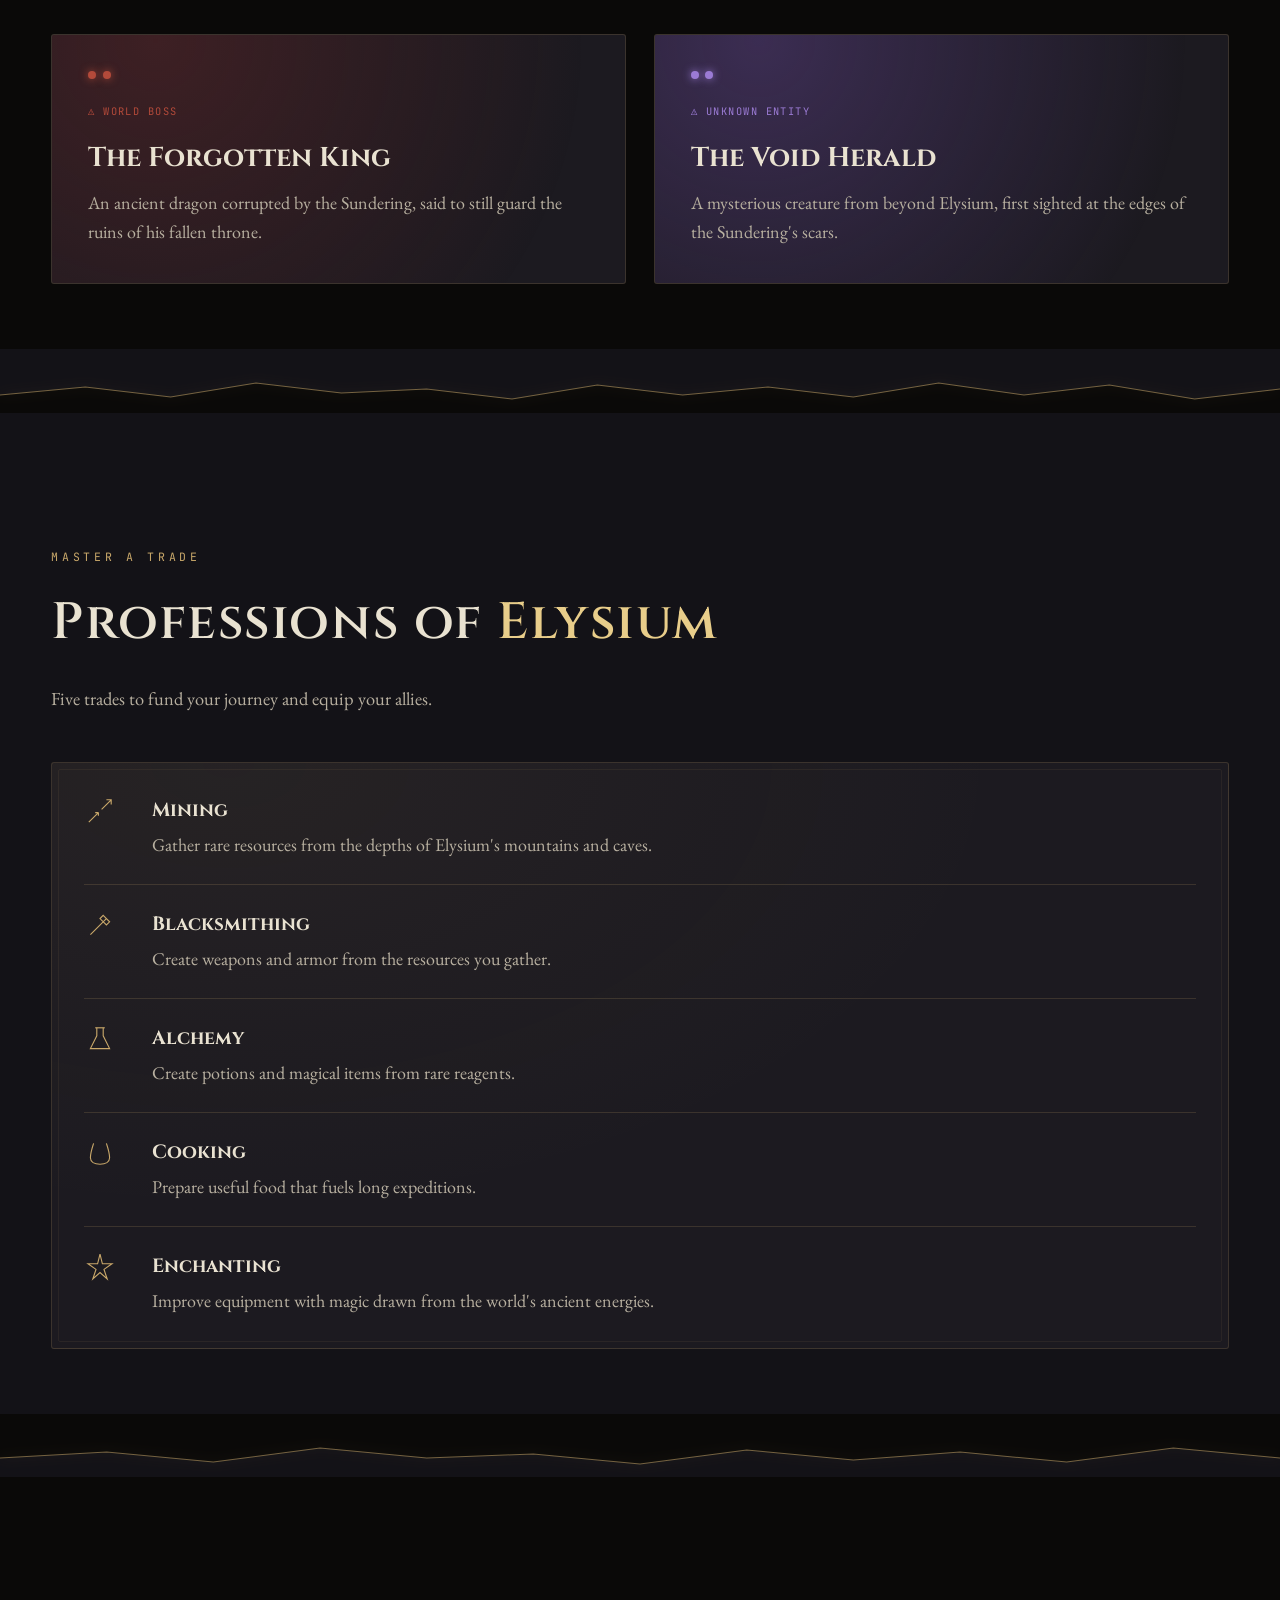
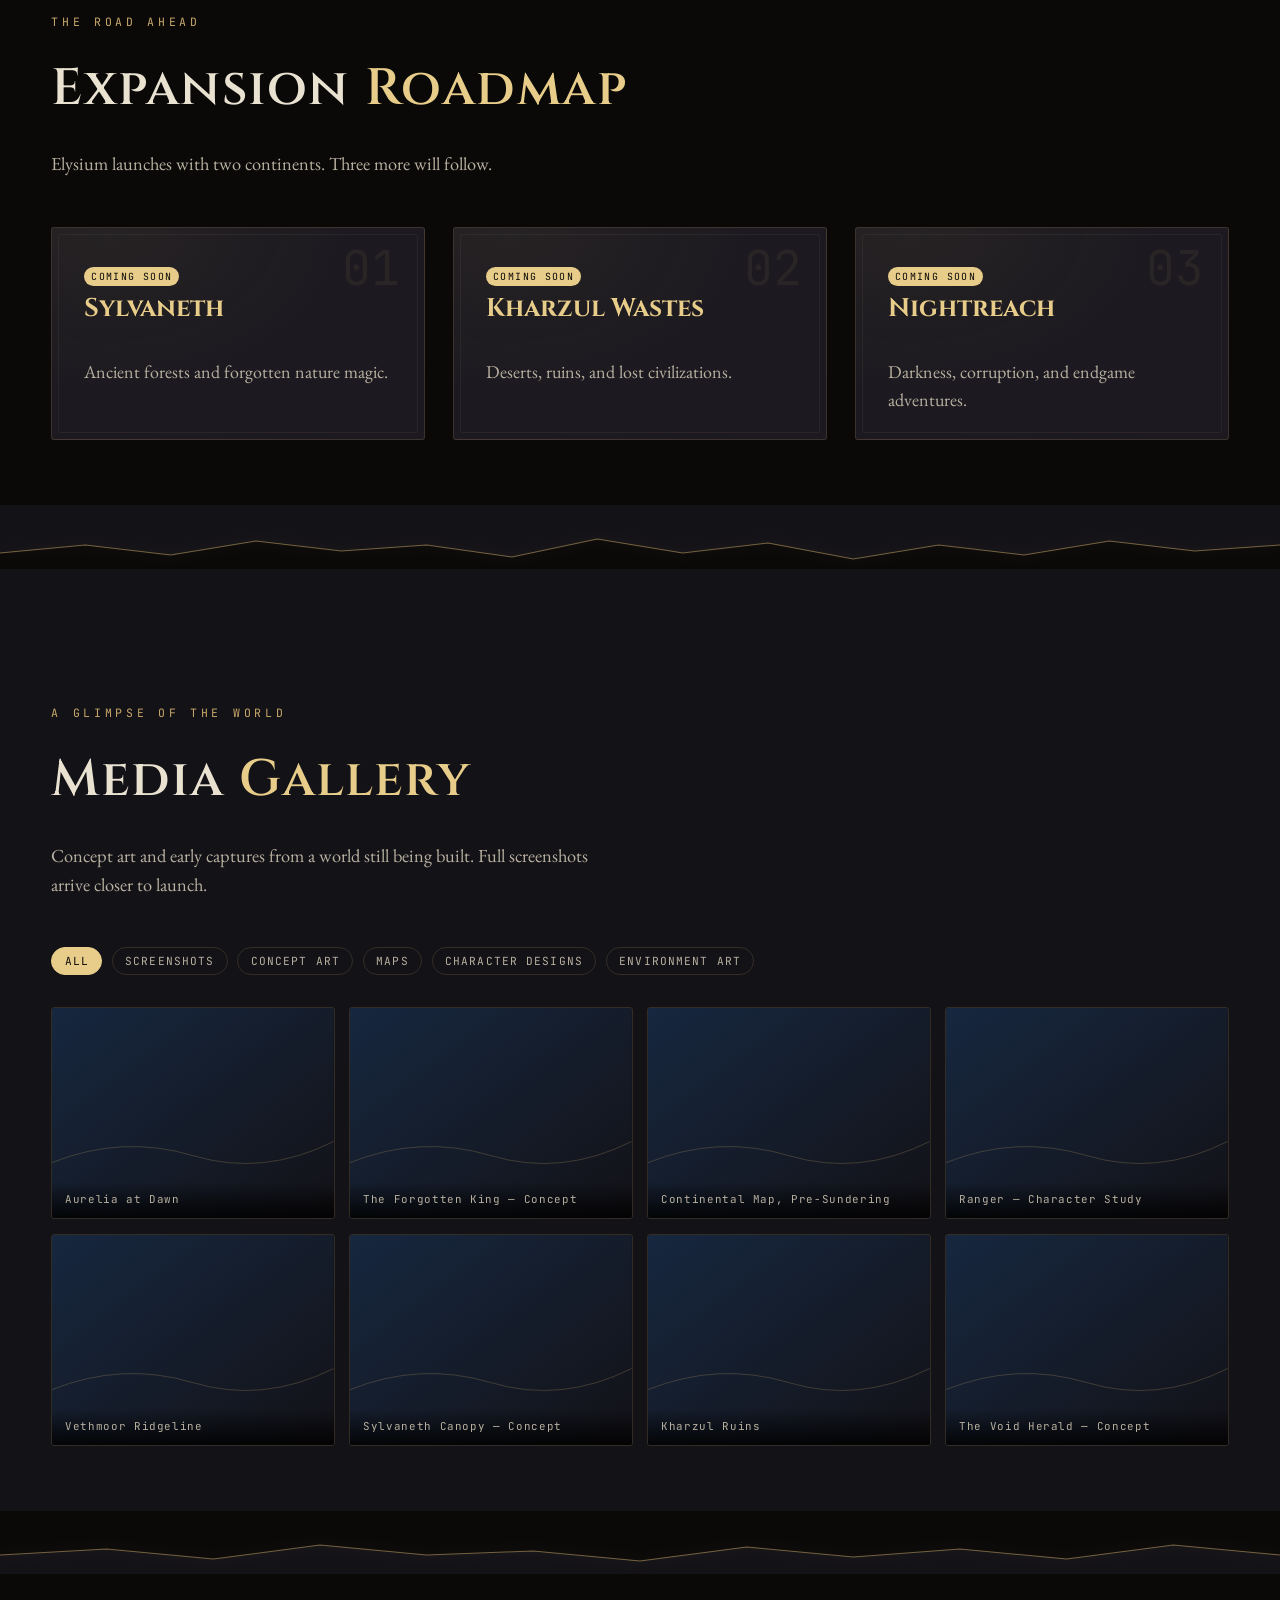
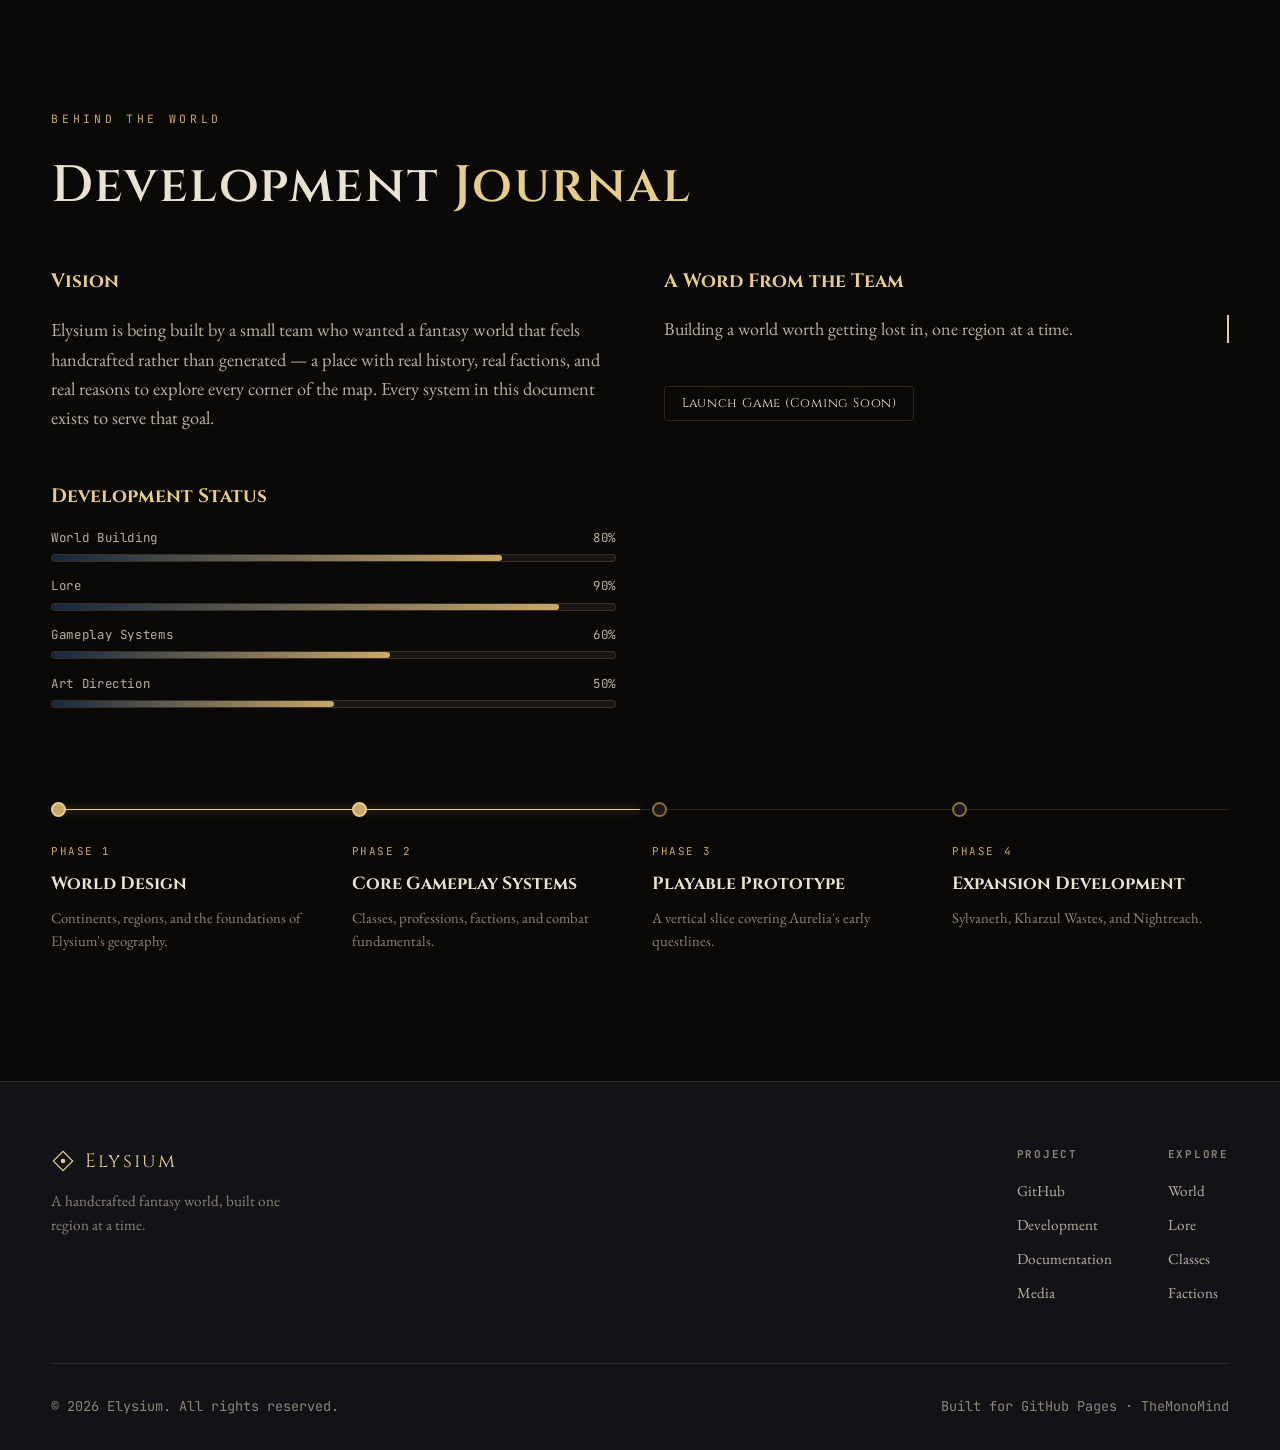
<file: elysium/index.html>
<!DOCTYPE html>
<html lang="en">
<head>
<meta charset="UTF-8">
<meta name="viewport" content="width=device-width, initial-scale=1.0">
<title>Elysium — Enter a World Beyond Imagination</title>
<meta name="description" content="Elysium is a handcrafted fantasy RPG. Explore ancient kingdoms, join powerful factions, and shape your destiny across a living fantasy world.">

<!-- Favicon: inline gold rune, no external asset required -->
<link rel="icon" href="data:image/svg+xml,%3Csvg xmlns='http://www.w3.org/2000/svg' viewBox='0 0 32 32'%3E%3Crect width='32' height='32' fill='%230a0908'/%3E%3Cpath d='M16 4 L26 16 L16 28 L6 16 Z' fill='none' stroke='%23c9a86a' stroke-width='2'/%3E%3Ccircle cx='16' cy='16' r='3' fill='%23c9a86a'/%3E%3C/svg%3E">

<!-- Fonts: Cinzel (display/headings), EB Garamond (body), JetBrains Mono (data/labels) -->
<link rel="preconnect" href="https://fonts.googleapis.com">
<link rel="preconnect" href="https://fonts.gstatic.com" crossorigin>
<link href="https://fonts.googleapis.com/css2?family=Cinzel:wght@400;500;600;700&family=Cinzel+Decorative:wght@700;900&family=EB+Garamond:ital,wght@0,400;0,500;1,400&family=JetBrains+Mono:wght@400;500&display=swap" rel="stylesheet">

<!-- Stylesheets -->
<link rel="stylesheet" href="css/style.css">
<link rel="stylesheet" href="css/animations.css">
</head>
<body>

<!-- ==========================================================================
     CINEMATIC LOADING SCREEN
     ========================================================================== -->
<div id="loading-screen" aria-hidden="true">
  <div class="loading-inner">
    <svg class="loading-rune" viewBox="0 0 140 140" xmlns="http://www.w3.org/2000/svg">
      <circle cx="70" cy="70" r="60" fill="none" stroke-width="1"/>
      <circle cx="70" cy="70" r="46" fill="none" stroke-width="1"/>
      <path d="M70 10 L70 130 M10 70 L130 70 M27 27 L113 113 M113 27 L27 113" fill="none" stroke-width="0.75" opacity="0.6"/>
      <path d="M70 24 L110 70 L70 116 L30 70 Z" fill="none" stroke-width="1.25"/>
    </svg>
    <div class="loading-title">ELYSIUM</div>
    <div class="loading-status" id="loading-status">Awakening the world of Elysium&hellip;</div>
    <div class="loading-bar-track"><div class="loading-bar-fill" id="loading-bar-fill"></div></div>
  </div>
</div>

<!-- Section transition sweep (brief flash on nav navigation) -->
<div id="transition-sweep" aria-hidden="true"></div>

<!-- Cinematic grain overlay -->
<div id="noise-overlay" aria-hidden="true"></div>

<!-- Custom cursor (desktop only, toggled by main.js) -->
<div class="cursor-glow" id="cursor-glow" aria-hidden="true"></div>
<div class="cursor-dot" id="cursor-dot" aria-hidden="true"></div>

<!-- ==========================================================================
     NAVIGATION
     ========================================================================== -->
<header id="site-nav">
  <a href="#hero" class="nav-brand" id="logo-click-target">
    <svg viewBox="0 0 32 32" xmlns="http://www.w3.org/2000/svg"><path d="M16 3 L29 16 L16 29 L3 16 Z" fill="none" stroke="currentColor" stroke-width="1.5"/><circle cx="16" cy="16" r="3" fill="currentColor"/></svg>
    Elysium
  </a>

  <nav class="nav-links" id="nav-links">
    <a href="#hero" class="is-active" data-nav>Home</a>
    <a href="#about" data-nav>About</a>
    <a href="#world" data-nav>World</a>
    <a href="#lore" data-nav>Lore</a>
    <a href="#classes" data-nav>Classes</a>
    <a href="#factions" data-nav>Factions</a>
    <a href="#features" data-nav>Features</a>
    <a href="#professions" data-nav>Professions</a>
    <a href="#expansions" data-nav>Expansions</a>
    <a href="#media" data-nav>Media</a>
    <a href="#development" data-nav>Development</a>
  </nav>

  <button class="nav-toggle" id="nav-toggle" aria-label="Toggle navigation menu" aria-expanded="false">
    <span></span><span></span><span></span>
  </button>
</header>

<!-- ==========================================================================
     HERO
     ========================================================================== -->
<section id="hero">
  <canvas id="hero-canvas" aria-hidden="true"></canvas>
  <div class="hero-fog" aria-hidden="true"></div>
  <div class="hero-vignette" aria-hidden="true"></div>

  <div class="hero-content">
    <svg class="hero-crest" viewBox="0 0 68 68" xmlns="http://www.w3.org/2000/svg" aria-hidden="true">
      <circle cx="34" cy="34" r="30" fill="none" stroke="#c9a86a" stroke-width="1"/>
      <path d="M34 8 L60 34 L34 60 L8 34 Z" fill="none" stroke="#e8cd8a" stroke-width="1.25"/>
      <circle cx="34" cy="34" r="4" fill="#e8cd8a"/>
    </svg>

    <h1 class="hero-title letters" id="hero-title">ELYSIUM</h1>
    <p class="hero-subtitle">Enter a world beyond imagination</p>
    <p class="hero-desc">Explore ancient kingdoms, discover forgotten civilizations, join powerful factions, and shape your destiny across a living fantasy world.</p>

    <div class="hero-actions">
      <a href="#world" class="btn btn--primary" data-nav>Explore the World</a>
      <a href="#lore" class="btn btn--ghost" data-nav>Read the Lore</a>
      <a href="#development" class="btn btn--ghost" data-nav>Development Updates</a>
    </div>
  </div>

  <div class="hero-scroll-cue" aria-hidden="true">
    <span>SCROLL</span>
    <span class="line"></span>
  </div>
</section>

<div class="stone-edge" aria-hidden="true">
  <svg viewBox="0 0 1200 64" preserveAspectRatio="none" xmlns="http://www.w3.org/2000/svg">
    <path d="M0 0 L1200 0 L1200 40 L1120 46 L1040 36 L960 50 L880 40 L800 54 L720 38 L640 48 L560 34 L480 52 L400 40 L320 46 L240 36 L160 50 L80 40 L0 48 Z" fill="var(--charcoal)"/>
    <path class="crack" d="M0 48 L80 40 L160 50 L240 36 L320 46 L400 40 L480 52 L560 34 L640 48 L720 38 L800 54 L880 40 L960 50 L1040 36 L1120 46 L1200 40" fill="none"/>
  </svg>
</div>

<!-- ==========================================================================
     ABOUT
     ========================================================================== -->
<section id="about" class="section section--charcoal">
  <div class="container">
    <span class="eyebrow">The World Awaits</span>
    <h2 class="section-title">About <span class="accent">Elysium</span></h2>
    <p class="about-lede reveal">Elysium is a handcrafted fantasy RPG focused on exploration, storytelling, progression, and adventure. Players journey through a world filled with kingdoms, ancient mysteries, dangerous creatures, and powerful factions.</p>

    <div class="grid grid--4 reveal-stagger">
      <div class="panel about-card reveal" style="--i:0">
        <svg class="glyph" viewBox="0 0 40 40" fill="none" stroke="currentColor" stroke-width="1.3"><path d="M20 3 L35 20 L20 37 L5 20 Z"/><circle cx="20" cy="20" r="6"/></svg>
        <h3>World</h3>
        <p>A massive handcrafted world.</p>
      </div>
      <div class="panel about-card reveal" style="--i:1">
        <svg class="glyph" viewBox="0 0 40 40" fill="none" stroke="currentColor" stroke-width="1.3"><path d="M6 34 L18 10 L24 22 L30 14 L34 34 Z"/></svg>
        <h3>Adventure</h3>
        <p>Quests, dungeons, and exploration.</p>
      </div>
      <div class="panel about-card reveal" style="--i:2">
        <svg class="glyph" viewBox="0 0 40 40" fill="none" stroke="currentColor" stroke-width="1.3"><path d="M20 4 L20 36 M8 12 L32 12 M8 28 L32 28"/></svg>
        <h3>Progression</h3>
        <p>Classes, professions, and character growth.</p>
      </div>
      <div class="panel about-card reveal" style="--i:3">
        <svg class="glyph" viewBox="0 0 40 40" fill="none" stroke="currentColor" stroke-width="1.3"><circle cx="14" cy="16" r="5"/><circle cx="27" cy="16" r="5"/><path d="M6 34 C6 26 12 22 14 22 C16 22 22 26 22 34 M17 34 C17 26 23 22 27 22 C29 22 34 26 34 34"/></svg>
        <h3>Community</h3>
        <p>A world built for players.</p>
      </div>
    </div>
  </div>
</section>

<div class="stone-edge" aria-hidden="true">
  <svg viewBox="0 0 1200 64" preserveAspectRatio="none" xmlns="http://www.w3.org/2000/svg">
    <path d="M0 0 L1200 0 L1200 44 L1100 34 L1000 48 L900 38 L800 46 L700 36 L600 50 L500 40 L400 44 L300 34 L200 48 L100 38 L0 44 Z" fill="var(--void)"/>
    <path class="crack" d="M0 44 L100 38 L200 48 L300 34 L400 44 L500 40 L600 50 L700 36 L800 46 L900 38 L1000 48 L1100 34 L1200 44" fill="none"/>
  </svg>
</div>

<!-- ==========================================================================
     WORLD
     ========================================================================== -->
<section id="world" class="section section--void">
  <div class="container">
    <span class="eyebrow">Continents &amp; Territories</span>
    <h2 class="section-title">The World of <span class="accent">Elysium</span></h2>
    <p class="section-intro reveal">Two continents open at launch, each shaped by centuries of history. Three more lie beyond the horizon, waiting in future expansions.</p>

    <div class="grid grid--1" style="grid-template-columns:1fr; gap:1.75rem;">
      <div class="panel continent-card reveal">
        <div class="art">
          <svg viewBox="0 0 400 260" preserveAspectRatio="xMidYMid slice" xmlns="http://www.w3.org/2000/svg">
            <rect width="400" height="260" fill="url(#aureliaGrad)"/>
            <defs><linearGradient id="aureliaGrad" x1="0" y1="0" x2="1" y2="1"><stop offset="0" stop-color="#16273f"/><stop offset="1" stop-color="#131217"/></linearGradient></defs>
            <path d="M40 200 Q100 120 160 160 T280 140 T380 190" stroke="#c9a86a" stroke-width="1" fill="none" opacity="0.5"/>
            <circle cx="120" cy="150" r="2" fill="#e8cd8a"/><circle cx="220" cy="120" r="2" fill="#e8cd8a"/><circle cx="300" cy="170" r="2" fill="#e8cd8a"/>
          </svg>
        </div>
        <div class="body">
          <span class="tag">Starting Continent</span>
          <h3>Aurelia</h3>
          <p>A prosperous land of kingdoms, forests, ancient ruins, and forgotten secrets.</p>
          <div class="continent-meta">
            <span class="tag">Recommended Level 1&ndash;30</span>
            <span class="tag">Temperate</span>
          </div>
        </div>
      </div>

      <div class="panel continent-card is-danger reveal">
        <div class="art">
          <svg viewBox="0 0 400 260" preserveAspectRatio="xMidYMid slice" xmlns="http://www.w3.org/2000/svg">
            <rect width="400" height="260" fill="url(#vethGrad)"/>
            <defs><linearGradient id="vethGrad" x1="0" y1="0" x2="1" y2="1"><stop offset="0" stop-color="#7d2b2b"/><stop offset="1" stop-color="#131217"/></linearGradient></defs>
            <path d="M20 90 L120 210 L200 70 L300 220 L380 100" stroke="#b34a3a" stroke-width="1" fill="none" opacity="0.55"/>
          </svg>
        </div>
        <div class="body">
          <span class="tag">Endgame Territory</span>
          <h3>Vethmoor</h3>
          <p>A harsh continent shaped by war, corruption, and ancient conflicts.</p>
          <div class="continent-meta">
            <span class="tag">Recommended Level 30&ndash;60</span>
            <span class="tag">Hostile</span>
          </div>
        </div>
      </div>
    </div>

    <div class="expansion-strip reveal">
      <h3>Future Expansion Territories</h3>
      <div class="grid grid--3">
        <div class="panel mini-card"><span class="dot"></span><div><strong>Sylvaneth</strong><span>A mystical forest expansion.</span></div></div>
        <div class="panel mini-card"><span class="dot"></span><div><strong>Kharzul Wastes</strong><span>A dangerous desert and forgotten civilization.</span></div></div>
        <div class="panel mini-card"><span class="dot"></span><div><strong>Nightreach</strong><span>A dark endgame region.</span></div></div>
      </div>
    </div>

    <!-- Interactive world map -->
    <div class="world-map reveal">
      <svg viewBox="0 0 900 420" xmlns="http://www.w3.org/2000/svg" role="img" aria-label="Interactive map of Elysium">
        <defs>
          <radialGradient id="mapBg" cx="50%" cy="35%" r="75%">
            <stop offset="0" stop-color="#16273f"/>
            <stop offset="1" stop-color="#0a0908"/>
          </radialGradient>
        </defs>
        <rect width="900" height="420" fill="url(#mapBg)"/>
        <path d="M60 260 Q160 180 260 220 T460 200" stroke="#c9a86a" stroke-width="0.75" fill="none" opacity="0.25"/>
        <path d="M120 340 Q260 300 380 330 T620 300" stroke="#c9a86a" stroke-width="0.75" fill="none" opacity="0.2"/>

        <g class="map-marker" data-location="aurelia" tabindex="0" role="button" aria-label="Aurelia — view description">
          <circle class="pulse" cx="220" cy="180" r="6"/>
          <circle class="core" cx="220" cy="180" r="5"/>
          <text x="232" y="184">AURELIA</text>
        </g>
        <g class="map-marker is-danger" data-location="vethmoor" tabindex="0" role="button" aria-label="Vethmoor — view dangers and lore">
          <circle class="pulse" cx="430" cy="270" r="6"/>
          <circle class="core" cx="430" cy="270" r="5"/>
          <text x="442" y="274">VETHMOOR</text>
        </g>
        <g class="map-marker is-future" data-location="sylvaneth" tabindex="0" role="button" aria-label="Sylvaneth — expansion preview">
          <circle class="pulse" cx="620" cy="150" r="6"/>
          <circle class="core" cx="620" cy="150" r="5"/>
          <text x="632" y="154">SYLVANETH</text>
        </g>
        <g class="map-marker is-future" data-location="kharzul" tabindex="0" role="button" aria-label="Kharzul Wastes — expansion preview">
          <circle class="pulse" cx="700" cy="320" r="6"/>
          <circle class="core" cx="700" cy="320" r="5"/>
          <text x="712" y="324">KHARZUL WASTES</text>
        </g>
        <g class="map-marker is-future" data-location="nightreach" tabindex="0" role="button" aria-label="Nightreach — endgame preview">
          <circle class="pulse" cx="120" cy="90" r="6"/>
          <circle class="core" cx="120" cy="90" r="5"/>
          <text x="132" y="94">NIGHTREACH</text>
        </g>
      </svg>
      <span class="map-hint">Click a marker to reveal the region</span>
    </div>
  </div>
</section>

<div class="stone-edge" aria-hidden="true">
  <svg viewBox="0 0 1200 64" preserveAspectRatio="none" xmlns="http://www.w3.org/2000/svg">
    <path d="M0 0 L1200 0 L1200 40 L1120 50 L1040 36 L960 46 L880 34 L800 48 L720 38 L640 46 L560 36 L480 50 L400 40 L320 44 L240 34 L160 48 L80 38 L0 46 Z" fill="var(--charcoal)"/>
    <path class="crack" d="M0 46 L80 38 L160 48 L240 34 L320 44 L400 40 L480 50 L560 36 L640 46 L720 38 L800 48 L880 34 L960 46 L1040 36 L1120 50 L1200 40" fill="none"/>
  </svg>
</div>

<!-- ==========================================================================
     LORE / TIMELINE
     ========================================================================== -->
<section id="lore" class="section section--charcoal">
  <div class="container">
    <span class="eyebrow">Ages Long Past</span>
    <h2 class="section-title">The History of <span class="accent">Elysium</span></h2>
    <p class="section-intro reveal">Four ages shaped the world you will walk through. Each left its scars, its wonders, and its warnings.</p>

    <div class="timeline" id="timeline">
      <div class="timeline-fill" id="timeline-fill"></div>

      <div class="timeline-event" data-timeline>
        <span class="era">Age One</span>
        <h3>The Ancient Age</h3>
        <p>The first civilizations rise, raising cities of stone and forging the earliest pacts between mortals and the old magics of the world.</p>
      </div>
      <div class="timeline-event" data-timeline>
        <span class="era">Age Two</span>
        <h3>The Sundering</h3>
        <p>A catastrophic event changes the world forever, tearing open the lands that would one day become Vethmoor and scattering ancient power across the continents.</p>
      </div>
      <div class="timeline-event" data-timeline>
        <span class="era">Age Three</span>
        <h3>The Age of Darkness</h3>
        <p>Kingdoms fall and monsters spread across the ruins, forcing survivors into isolated strongholds as the old order collapses.</p>
      </div>
      <div class="timeline-event" data-timeline>
        <span class="era">Age Four</span>
        <h3>The Age of Reclamation</h3>
        <p>Heroes return to rebuild civilization, founding the factions and kingdoms that players will encounter across Elysium today.</p>
      </div>
    </div>
  </div>
</section>

<div class="stone-edge" aria-hidden="true">
  <svg viewBox="0 0 1200 64" preserveAspectRatio="none" xmlns="http://www.w3.org/2000/svg">
    <path d="M0 0 L1200 0 L1200 44 L1100 34 L1000 48 L900 38 L800 46 L700 36 L600 50 L500 40 L400 44 L300 34 L200 48 L100 38 L0 44 Z" fill="var(--void)"/>
    <path class="crack" d="M0 44 L100 38 L200 48 L300 34 L400 44 L500 40 L600 50 L700 36 L800 46 L900 38 L1000 48 L1100 34 L1200 44" fill="none"/>
  </svg>
</div>

<!-- ==========================================================================
     CLASSES
     ========================================================================== -->
<section id="classes" class="section section--void">
  <div class="container">
    <span class="eyebrow">Choose Your Path</span>
    <h2 class="section-title">Classes of <span class="accent">Elysium</span></h2>
    <p class="section-intro reveal">Six paths, six ways to shape a legend. Hover a card to see it come alive.</p>

    <div class="grid grid--3 reveal-stagger" id="class-grid">
      <!-- Class cards are duplicated in markup for clarity/SEO; stats animate via IntersectionObserver -->
      <article class="panel class-card reveal" style="--i:0">
        <svg class="icon" viewBox="0 0 40 40" fill="none" stroke="currentColor" stroke-width="1.4"><path d="M8 32 L28 12 M24 8 L32 16 L28 20 L20 12 Z M6 34 L10 30"/></svg>
        <span class="role">Frontline Fighter</span>
        <h3>Warrior</h3>
        <p class="desc">A frontline fighter using heavy armor and powerful weapons.</p>
        <div class="stat-row"><span>Power</span><div class="stat-track"><div class="stat-fill" style="--val:80%"></div></div><span class="stat-num">80</span></div>
        <div class="stat-row"><span>Defense</span><div class="stat-track"><div class="stat-fill" style="--val:75%"></div></div><span class="stat-num">75</span></div>
        <div class="stat-row"><span>Magic</span><div class="stat-track"><div class="stat-fill" style="--val:15%"></div></div><span class="stat-num">15</span></div>
        <div class="stat-row"><span>Difficulty</span><div class="stat-track"><div class="stat-fill" style="--val:30%"></div></div><span class="stat-num">30</span></div>
      </article>

      <article class="panel class-card reveal" style="--i:1">
        <svg class="icon" viewBox="0 0 40 40" fill="none" stroke="currentColor" stroke-width="1.4"><path d="M20 6 L20 34 M12 14 L28 14 M20 20 C24 20 26 24 20 28 C14 24 16 20 20 20 Z"/></svg>
        <span class="role">Arcane Caster</span>
        <h3>Mage</h3>
        <p class="desc">A master of elemental and arcane magic.</p>
        <div class="stat-row"><span>Power</span><div class="stat-track"><div class="stat-fill" style="--val:35%"></div></div><span class="stat-num">35</span></div>
        <div class="stat-row"><span>Defense</span><div class="stat-track"><div class="stat-fill" style="--val:25%"></div></div><span class="stat-num">25</span></div>
        <div class="stat-row"><span>Magic</span><div class="stat-track"><div class="stat-fill" style="--val:95%"></div></div><span class="stat-num">95</span></div>
        <div class="stat-row"><span>Difficulty</span><div class="stat-track"><div class="stat-fill" style="--val:70%"></div></div><span class="stat-num">70</span></div>
      </article>

      <article class="panel class-card reveal" style="--i:2">
        <svg class="icon" viewBox="0 0 40 40" fill="none" stroke="currentColor" stroke-width="1.4"><path d="M6 34 L18 10 M18 10 L14 10 M18 10 L18 14 M20 20 L34 6 M34 6 L28 6 M34 6 L34 12"/></svg>
        <span class="role">Ranged Specialist</span>
        <h3>Ranger</h3>
        <p class="desc">A ranged combat specialist connected with nature.</p>
        <div class="stat-row"><span>Power</span><div class="stat-track"><div class="stat-fill" style="--val:65%"></div></div><span class="stat-num">65</span></div>
        <div class="stat-row"><span>Defense</span><div class="stat-track"><div class="stat-fill" style="--val:40%"></div></div><span class="stat-num">40</span></div>
        <div class="stat-row"><span>Magic</span><div class="stat-track"><div class="stat-fill" style="--val:30%"></div></div><span class="stat-num">30</span></div>
        <div class="stat-row"><span>Difficulty</span><div class="stat-track"><div class="stat-fill" style="--val:45%"></div></div><span class="stat-num">45</span></div>
      </article>

      <article class="panel class-card reveal" style="--i:3">
        <svg class="icon" viewBox="0 0 40 40" fill="none" stroke="currentColor" stroke-width="1.4"><path d="M8 8 L32 32 M8 32 L18 22 M32 8 L22 18"/></svg>
        <span class="role">Stealth Fighter</span>
        <h3>Assassin</h3>
        <p class="desc">A stealth-focused fighter using speed and precision.</p>
        <div class="stat-row"><span>Power</span><div class="stat-track"><div class="stat-fill" style="--val:70%"></div></div><span class="stat-num">70</span></div>
        <div class="stat-row"><span>Defense</span><div class="stat-track"><div class="stat-fill" style="--val:20%"></div></div><span class="stat-num">20</span></div>
        <div class="stat-row"><span>Magic</span><div class="stat-track"><div class="stat-fill" style="--val:20%"></div></div><span class="stat-num">20</span></div>
        <div class="stat-row"><span>Difficulty</span><div class="stat-track"><div class="stat-fill" style="--val:80%"></div></div><span class="stat-num">80</span></div>
      </article>

      <article class="panel class-card reveal" style="--i:4">
        <svg class="icon" viewBox="0 0 40 40" fill="none" stroke="currentColor" stroke-width="1.4"><path d="M20 4 L34 12 L34 22 C34 30 28 34 20 36 C12 34 6 30 6 22 L6 12 Z M20 16 L20 26 M15 21 L25 21"/></svg>
        <span class="role">Holy Warrior</span>
        <h3>Paladin</h3>
        <p class="desc">A holy warrior defending allies.</p>
        <div class="stat-row"><span>Power</span><div class="stat-track"><div class="stat-fill" style="--val:60%"></div></div><span class="stat-num">60</span></div>
        <div class="stat-row"><span>Defense</span><div class="stat-track"><div class="stat-fill" style="--val:85%"></div></div><span class="stat-num">85</span></div>
        <div class="stat-row"><span>Magic</span><div class="stat-track"><div class="stat-fill" style="--val:50%"></div></div><span class="stat-num">50</span></div>
        <div class="stat-row"><span>Difficulty</span><div class="stat-track"><div class="stat-fill" style="--val:40%"></div></div><span class="stat-num">40</span></div>
      </article>

      <article class="panel class-card reveal" style="--i:5">
        <svg class="icon" viewBox="0 0 40 40" fill="none" stroke="currentColor" stroke-width="1.4"><circle cx="20" cy="14" r="6"/><path d="M12 34 C12 24 16 20 20 20 C24 20 28 24 28 34"/></svg>
        <span class="role">Forbidden Caster</span>
        <h3>Necromancer</h3>
        <p class="desc">A forbidden magic user controlling dark powers.</p>
        <div class="stat-row"><span>Power</span><div class="stat-track"><div class="stat-fill" style="--val:45%"></div></div><span class="stat-num">45</span></div>
        <div class="stat-row"><span>Defense</span><div class="stat-track"><div class="stat-fill" style="--val:30%"></div></div><span class="stat-num">30</span></div>
        <div class="stat-row"><span>Magic</span><div class="stat-track"><div class="stat-fill" style="--val:90%"></div></div><span class="stat-num">90</span></div>
        <div class="stat-row"><span>Difficulty</span><div class="stat-track"><div class="stat-fill" style="--val:75%"></div></div><span class="stat-num">75</span></div>
      </article>
    </div>
  </div>
</section>

<div class="stone-edge" aria-hidden="true">
  <svg viewBox="0 0 1200 64" preserveAspectRatio="none" xmlns="http://www.w3.org/2000/svg">
    <path d="M0 0 L1200 0 L1200 40 L1120 46 L1040 36 L960 50 L880 40 L800 54 L720 38 L640 48 L560 34 L480 52 L400 40 L320 46 L240 36 L160 50 L80 40 L0 48 Z" fill="var(--charcoal)"/>
    <path class="crack" d="M0 48 L80 40 L160 50 L240 36 L320 46 L400 40 L480 52 L560 34 L640 48 L720 38 L800 54 L880 40 L960 50 L1040 36 L1120 46 L1200 40" fill="none"/>
  </svg>
</div>

<!-- ==========================================================================
     FACTIONS
     ========================================================================== -->
<section id="factions" class="section section--charcoal">
  <div class="container">
    <span class="eyebrow">Pledge Your Allegiance</span>
    <h2 class="section-title">Factions of <span class="accent">Elysium</span></h2>
    <p class="section-intro reveal">Every faction remembers who stood beside them, and who didn't.</p>

    <div class="grid grid--2 reveal-stagger">
      <div class="panel faction-card reveal" style="--i:0">
        <h3>The Kingdom of Aurelia</h3>
        <span class="sub">Human Civilization &middot; Order &amp; Stability</span>
        <p>The largest human civilization in Elysium, built on law, trade, and the defense of its ancient borders.</p>
      </div>
      <div class="panel faction-card reveal" style="--i:1">
        <h3>The Sylvaneth Guardians</h3>
        <span class="sub">Ancient Forest Protectors</span>
        <p>A secretive order bound to the living forests, sworn to protect what remains of the old growth.</p>
      </div>
      <div class="panel faction-card reveal" style="--i:2">
        <h3>The Ironbound Alliance</h3>
        <span class="sub">Warriors &amp; Craftsmen</span>
        <p>A coalition of soldiers and artisans who believe strength is forged, not born.</p>
      </div>
      <div class="panel faction-card reveal" style="--i:3">
        <h3>The Shadow Covenant</h3>
        <span class="sub">Secretive Corrupted Faction</span>
        <p>A faction shaped by the Sundering's corruption, operating from the shadows toward unclear ends.</p>
      </div>
    </div>

    <div class="reputation-block reveal">
      <div>
        <h3>Reputation System</h3>
        <p>Actions across the world raise or lower your standing with each faction, from Hostile to Exalted. Higher standing unlocks unique quests, gear, and dialogue.</p>
        <div class="rep-scale" aria-hidden="true">
          <span class="hostile"></span><span class="unfriendly"></span><span class="neutral"></span><span class="friendly"></span><span class="honored"></span><span class="exalted"></span>
        </div>
      </div>
      <div>
        <h3>Alliances &amp; Rivalries</h3>
        <p>Factions are interconnected. Aiding the Ironbound Alliance may raise suspicion with the Shadow Covenant, while standing with the Sylvaneth Guardians can open doors — or close them — with rival powers.</p>
      </div>
    </div>
  </div>
</section>

<div class="stone-edge" aria-hidden="true">
  <svg viewBox="0 0 1200 64" preserveAspectRatio="none" xmlns="http://www.w3.org/2000/svg">
    <path d="M0 0 L1200 0 L1200 44 L1100 34 L1000 48 L900 38 L800 46 L700 36 L600 50 L500 40 L400 44 L300 34 L200 48 L100 38 L0 44 Z" fill="var(--void)"/>
    <path class="crack" d="M0 44 L100 38 L200 48 L300 34 L400 44 L500 40 L600 50 L700 36 L800 46 L900 38 L1000 48 L1100 34 L1200 44" fill="none"/>
  </svg>
</div>

<!-- ==========================================================================
     FEATURES
     ========================================================================== -->
<section id="features" class="section section--void">
  <div class="container">
    <span class="eyebrow">What Awaits You</span>
    <h2 class="section-title">Core <span class="accent">Features</span></h2>
    <p class="section-intro reveal">Everything you need for a living, breathing fantasy world.</p>

    <div class="grid grid--3 reveal-stagger">
      <div class="panel feature-card reveal" style="--i:0"><span class="num">01</span><h3>Open World Exploration</h3><p>Travel through forests, cities, ruins, mountains, and forgotten lands.</p></div>
      <div class="panel feature-card reveal" style="--i:1"><span class="num">02</span><h3>Quest System</h3><p>Complete story quests, faction quests, and hidden discoveries.</p></div>
      <div class="panel feature-card reveal" style="--i:2"><span class="num">03</span><h3>Dungeons</h3><p>Fight through dangerous locations with unique bosses.</p></div>
      <div class="panel feature-card reveal" style="--i:3"><span class="num">04</span><h3>Boss Encounters</h3><p>Challenge powerful enemies requiring strategy.</p></div>
      <div class="panel feature-card reveal" style="--i:4"><span class="num">05</span><h3>Character Progression</h3><p>Level up, improve skills, and customize your build.</p></div>
      <div class="panel feature-card reveal" style="--i:5"><span class="num">06</span><h3>Economy</h3><p>Trade resources, craft items, and build your wealth.</p></div>
    </div>

    <!-- Boss showcase -->
    <div class="boss-grid">
      <div class="panel boss-card reveal">
        <div class="boss-eyes"><span></span><span></span></div>
        <span class="warning">&#9888; World Boss</span>
        <h3>The Forgotten King</h3>
        <p>An ancient dragon corrupted by the Sundering, said to still guard the ruins of his fallen throne.</p>
      </div>
      <div class="panel boss-card is-void reveal">
        <div class="boss-eyes"><span></span><span></span></div>
        <span class="warning">&#9888; Unknown Entity</span>
        <h3>The Void Herald</h3>
        <p>A mysterious creature from beyond Elysium, first sighted at the edges of the Sundering's scars.</p>
      </div>
    </div>
  </div>
</section>

<div class="stone-edge" aria-hidden="true">
  <svg viewBox="0 0 1200 64" preserveAspectRatio="none" xmlns="http://www.w3.org/2000/svg">
    <path d="M0 0 L1200 0 L1200 40 L1120 50 L1040 36 L960 46 L880 34 L800 48 L720 38 L640 46 L560 36 L480 50 L400 40 L320 44 L240 34 L160 48 L80 38 L0 46 Z" fill="var(--charcoal)"/>
    <path class="crack" d="M0 46 L80 38 L160 48 L240 34 L320 44 L400 40 L480 50 L560 36 L640 46 L720 38 L800 48 L880 34 L960 46 L1040 36 L1120 50 L1200 40" fill="none"/>
  </svg>
</div>

<!-- ==========================================================================
     PROFESSIONS
     ========================================================================== -->
<section id="professions" class="section section--charcoal">
  <div class="container">
    <span class="eyebrow">Master a Trade</span>
    <h2 class="section-title">Professions of <span class="accent">Elysium</span></h2>
    <p class="section-intro reveal">Five trades to fund your journey and equip your allies.</p>

    <div class="panel reveal" style="padding: 0.5rem 2rem;">
      <div class="profession-row">
        <svg class="icon" viewBox="0 0 40 40" fill="none" stroke="currentColor" stroke-width="1.4"><path d="M6 34 L18 22 M18 22 L14 22 M18 22 L18 26 M22 18 L34 6 M28 6 L34 6 L34 12"/></svg>
        <div><h3>Mining</h3><p>Gather rare resources from the depths of Elysium's mountains and caves.</p></div>
      </div>
      <div class="profession-row">
        <svg class="icon" viewBox="0 0 40 40" fill="none" stroke="currentColor" stroke-width="1.4"><path d="M8 32 L28 12 M24 8 L32 16 L28 20 L20 12 Z"/></svg>
        <div><h3>Blacksmithing</h3><p>Create weapons and armor from the resources you gather.</p></div>
      </div>
      <div class="profession-row">
        <svg class="icon" viewBox="0 0 40 40" fill="none" stroke="currentColor" stroke-width="1.4"><path d="M16 6 L16 16 L8 32 L32 32 L24 16 L24 6" /><path d="M14 6 L26 6"/></svg>
        <div><h3>Alchemy</h3><p>Create potions and magical items from rare reagents.</p></div>
      </div>
      <div class="profession-row">
        <svg class="icon" viewBox="0 0 40 40" fill="none" stroke="currentColor" stroke-width="1.4"><path d="M12 8 C12 8 8 20 8 26 C8 31 13 34 20 34 C27 34 32 31 32 26 C32 20 28 8 28 8"/></svg>
        <div><h3>Cooking</h3><p>Prepare useful food that fuels long expeditions.</p></div>
      </div>
      <div class="profession-row">
        <svg class="icon" viewBox="0 0 40 40" fill="none" stroke="currentColor" stroke-width="1.4"><path d="M20 4 L23 16 L35 16 L25 23 L29 35 L20 27 L11 35 L15 23 L5 16 L17 16 Z"/></svg>
        <div><h3>Enchanting</h3><p>Improve equipment with magic drawn from the world's ancient energies.</p></div>
      </div>
    </div>
  </div>
</section>

<div class="stone-edge" aria-hidden="true">
  <svg viewBox="0 0 1200 64" preserveAspectRatio="none" xmlns="http://www.w3.org/2000/svg">
    <path d="M0 0 L1200 0 L1200 44 L1100 34 L1000 48 L900 38 L800 46 L700 36 L600 50 L500 40 L400 44 L300 34 L200 48 L100 38 L0 44 Z" fill="var(--void)"/>
    <path class="crack" d="M0 44 L100 38 L200 48 L300 34 L400 44 L500 40 L600 50 L700 36 L800 46 L900 38 L1000 48 L1100 34 L1200 44" fill="none"/>
  </svg>
</div>

<!-- ==========================================================================
     EXPANSIONS
     ========================================================================== -->
<section id="expansions" class="section section--void">
  <div class="container">
    <span class="eyebrow">The Road Ahead</span>
    <h2 class="section-title">Expansion <span class="accent">Roadmap</span></h2>
    <p class="section-intro reveal">Elysium launches with two continents. Three more will follow.</p>

    <div class="grid grid--3 reveal-stagger">
      <div class="panel expansion-card reveal" style="--i:0">
        <div class="head" data-index="01">
          <span class="badge-soon">Coming Soon</span>
          <h3>Sylvaneth</h3>
        </div>
        <p class="theme">Ancient forests and forgotten nature magic.</p>
      </div>
      <div class="panel expansion-card reveal" style="--i:1">
        <div class="head" data-index="02">
          <span class="badge-soon">Coming Soon</span>
          <h3>Kharzul Wastes</h3>
        </div>
        <p class="theme">Deserts, ruins, and lost civilizations.</p>
      </div>
      <div class="panel expansion-card reveal" style="--i:2">
        <div class="head" data-index="03">
          <span class="badge-soon">Coming Soon</span>
          <h3>Nightreach</h3>
        </div>
        <p class="theme">Darkness, corruption, and endgame adventures.</p>
      </div>
    </div>
  </div>
</section>

<div class="stone-edge" aria-hidden="true">
  <svg viewBox="0 0 1200 64" preserveAspectRatio="none" xmlns="http://www.w3.org/2000/svg">
    <path d="M0 0 L1200 0 L1200 40 L1120 46 L1040 36 L960 50 L880 40 L800 54 L720 38 L640 48 L560 34 L480 52 L400 40 L320 46 L240 36 L160 50 L80 40 L0 48 Z" fill="var(--charcoal)"/>
    <path class="crack" d="M0 48 L80 40 L160 50 L240 36 L320 46 L400 40 L480 52 L560 34 L640 48 L720 38 L800 54 L880 40 L960 50 L1040 36 L1120 46 L1200 40" fill="none"/>
  </svg>
</div>

<!-- ==========================================================================
     MEDIA / GALLERY
     ========================================================================== -->
<section id="media" class="section section--charcoal">
  <div class="container">
    <span class="eyebrow">A Glimpse of the World</span>
    <h2 class="section-title">Media <span class="accent">Gallery</span></h2>
    <p class="section-intro reveal">Concept art and early captures from a world still being built. Full screenshots arrive closer to launch.</p>

    <div class="gallery-tabs" role="tablist" aria-label="Gallery filters">
      <button class="gallery-tab is-active" data-filter="all">All</button>
      <button class="gallery-tab" data-filter="screenshot">Screenshots</button>
      <button class="gallery-tab" data-filter="concept">Concept Art</button>
      <button class="gallery-tab" data-filter="map">Maps</button>
      <button class="gallery-tab" data-filter="character">Character Designs</button>
      <button class="gallery-tab" data-filter="environment">Environment Art</button>
    </div>

    <div class="gallery-grid reveal-stagger" id="gallery-grid">
      <!-- Placeholder tiles rendered as SVG so the folder needs no binary images -->
    </div>
  </div>
</section>

<div class="stone-edge" aria-hidden="true">
  <svg viewBox="0 0 1200 64" preserveAspectRatio="none" xmlns="http://www.w3.org/2000/svg">
    <path d="M0 0 L1200 0 L1200 44 L1100 34 L1000 48 L900 38 L800 46 L700 36 L600 50 L500 40 L400 44 L300 34 L200 48 L100 38 L0 44 Z" fill="var(--void)"/>
    <path class="crack" d="M0 44 L100 38 L200 48 L300 34 L400 44 L500 40 L600 50 L700 36 L800 46 L900 38 L1000 48 L1100 34 L1200 44" fill="none"/>
  </svg>
</div>

<!-- ==========================================================================
     DEVELOPMENT
     ========================================================================== -->
<section id="development" class="section section--void">
  <div class="container">
    <span class="eyebrow">Behind the World</span>
    <h2 class="section-title">Development <span class="accent">Journal</span></h2>

    <div class="grid grid--2" style="align-items:start; gap: 3rem;">
      <div>
        <h3 style="font-family:var(--font-heading); color:var(--gold-bright); font-size:1.2rem; margin-bottom:0.75rem;">Vision</h3>
        <p class="dev-vision reveal">Elysium is being built by a small team who wanted a fantasy world that feels handcrafted rather than generated — a place with real history, real factions, and real reasons to explore every corner of the map. Every system in this document exists to serve that goal.</p>

        <h3 style="font-family:var(--font-heading); color:var(--gold-bright); font-size:1.2rem; margin-bottom:1rem;">Development Status</h3>
        <div class="reveal">
          <div class="progress-block">
            <div class="progress-label"><span>World Building</span><span>80%</span></div>
            <div class="progress-track"><div class="progress-fill" data-progress="80"></div></div>
          </div>
          <div class="progress-block">
            <div class="progress-label"><span>Lore</span><span>90%</span></div>
            <div class="progress-track"><div class="progress-fill" data-progress="90"></div></div>
          </div>
          <div class="progress-block">
            <div class="progress-label"><span>Gameplay Systems</span><span>60%</span></div>
            <div class="progress-track"><div class="progress-fill" data-progress="60"></div></div>
          </div>
          <div class="progress-block">
            <div class="progress-label"><span>Art Direction</span><span>50%</span></div>
            <div class="progress-track"><div class="progress-fill" data-progress="50"></div></div>
          </div>
        </div>
      </div>

      <div>
        <h3 style="font-family:var(--font-heading); color:var(--gold-bright); font-size:1.2rem; margin-bottom:1rem;">A Word From the Team</h3>
        <p class="reveal" style="color:var(--bone-dim);">
          <span class="typewriter" data-typewriter>Building a world worth getting lost in, one region at a time.</span>
        </p>
        <button class="btn btn--ghost btn--small reveal" id="dev-launcher-btn" type="button" style="margin-top:1rem;">Launch Game (Coming Soon)</button>
        <div id="dev-journal">
          <h3>Developer's Journal — Entry Unlocked</h3>
          <p>"Today we finished the second pass on Vethmoor's coastline. It's harsher than Aurelia by design — we want players to feel the difference in the first thirty seconds, before a single quest marker tells them anything."</p>
          <p>— Found via hidden interaction. You have a good eye.</p>
        </div>
      </div>
    </div>

    <div class="roadmap reveal">
      <div class="roadmap-fill" id="roadmap-fill"></div>
      <div class="roadmap-step is-active"><span class="phase">Phase 1</span><h4>World Design</h4><p>Continents, regions, and the foundations of Elysium's geography.</p></div>
      <div class="roadmap-step is-active"><span class="phase">Phase 2</span><h4>Core Gameplay Systems</h4><p>Classes, professions, factions, and combat fundamentals.</p></div>
      <div class="roadmap-step"><span class="phase">Phase 3</span><h4>Playable Prototype</h4><p>A vertical slice covering Aurelia's early questlines.</p></div>
      <div class="roadmap-step"><span class="phase">Phase 4</span><h4>Expansion Development</h4><p>Sylvaneth, Kharzul Wastes, and Nightreach.</p></div>
    </div>
  </div>
</section>

<!-- ==========================================================================
     FOOTER
     ========================================================================== -->
<footer id="site-footer">
  <div class="container">
    <div class="footer-top">
      <div>
        <div class="footer-brand">
          <svg viewBox="0 0 32 32" xmlns="http://www.w3.org/2000/svg"><path d="M16 3 L29 16 L16 29 L3 16 Z" fill="none" stroke="currentColor" stroke-width="1.5"/><circle cx="16" cy="16" r="3" fill="currentColor"/></svg>
          Elysium
        </div>
        <p class="footer-tagline">A handcrafted fantasy world, built one region at a time.</p>
      </div>

      <div class="footer-links">
        <div class="footer-col">
          <h4>Project</h4>
          <a href="https://github.com/" target="_blank" rel="noopener">GitHub</a>
          <a href="#development" data-nav>Development</a>
          <a href="pages/documentation.html">Documentation</a>
          <a href="#media" data-nav>Media</a>
        </div>
        <div class="footer-col">
          <h4>Explore</h4>
          <a href="#world" data-nav>World</a>
          <a href="#lore" data-nav>Lore</a>
          <a href="#classes" data-nav>Classes</a>
          <a href="#factions" data-nav>Factions</a>
        </div>
      </div>
    </div>

    <div class="footer-bottom">
      <span>&copy; 2026 Elysium. All rights reserved.</span>
      <span>Built for GitHub Pages &middot; TheMonoMind</span>
    </div>
  </div>
</footer>

<!-- Back to top -->
<button id="back-to-top" aria-label="Back to top">
  <svg viewBox="0 0 24 24" fill="none" stroke="currentColor" stroke-width="2"><path d="M12 19V5 M5 12l7-7 7 7"/></svg>
</button>

<!-- Audio control (music starts only after user interaction) -->
<div id="audio-control">
  <button id="audio-toggle" aria-label="Toggle ambient music" aria-pressed="false">
    <svg id="audio-icon-on" viewBox="0 0 24 24" fill="none" stroke="currentColor" stroke-width="2" style="display:none;"><path d="M11 5 6 9H2v6h4l5 4V5z"/><path d="M15.5 8.5a5 5 0 0 1 0 7"/></svg>
    <svg id="audio-icon-off" viewBox="0 0 24 24" fill="none" stroke="currentColor" stroke-width="2"><path d="M11 5 6 9H2v6h4l5 4V5z"/><line x1="23" y1="9" x2="17" y2="15"/><line x1="17" y1="9" x2="23" y2="15"/></svg>
  </button>
  <input type="range" id="volume-slider" min="0" max="100" value="40" aria-label="Ambient music volume">
  <span class="audio-label">Ambience</span>
</div>

<!-- Ambient audio placeholder — replace src with a real licensed track before launch -->
<audio id="ambient-audio" loop preload="none">
  <!-- <source src="assets/audio/ambient-theme.mp3" type="audio/mpeg"> -->
</audio>
<audio id="click-audio" preload="none">
  <!-- <source src="assets/audio/ui-click.mp3" type="audio/mpeg"> -->
</audio>

<!-- Map location modal -->
<div class="modal-overlay" id="map-modal">
  <div class="modal-box">
    <button class="modal-close" id="map-modal-close" aria-label="Close">&times;</button>
    <h3 id="map-modal-title">Region</h3>
    <p id="map-modal-body">Description.</p>
  </div>
</div>

<!-- Gallery lightbox modal -->
<div class="modal-overlay" id="lightbox-modal">
  <div class="modal-box lightbox-box">
    <button class="modal-close" id="lightbox-close" aria-label="Close">&times;</button>
    <h3 id="lightbox-title">Image</h3>
    <div id="lightbox-art"></div>
  </div>
</div>

<!-- Secret message toast (logo click easter egg) -->
<div id="secret-toast" role="status" aria-live="polite"></div>

<!-- Scripts -->
<script src="js/particles.js"></script>
<script src="js/main.js"></script>
</body>
</html>
</file>
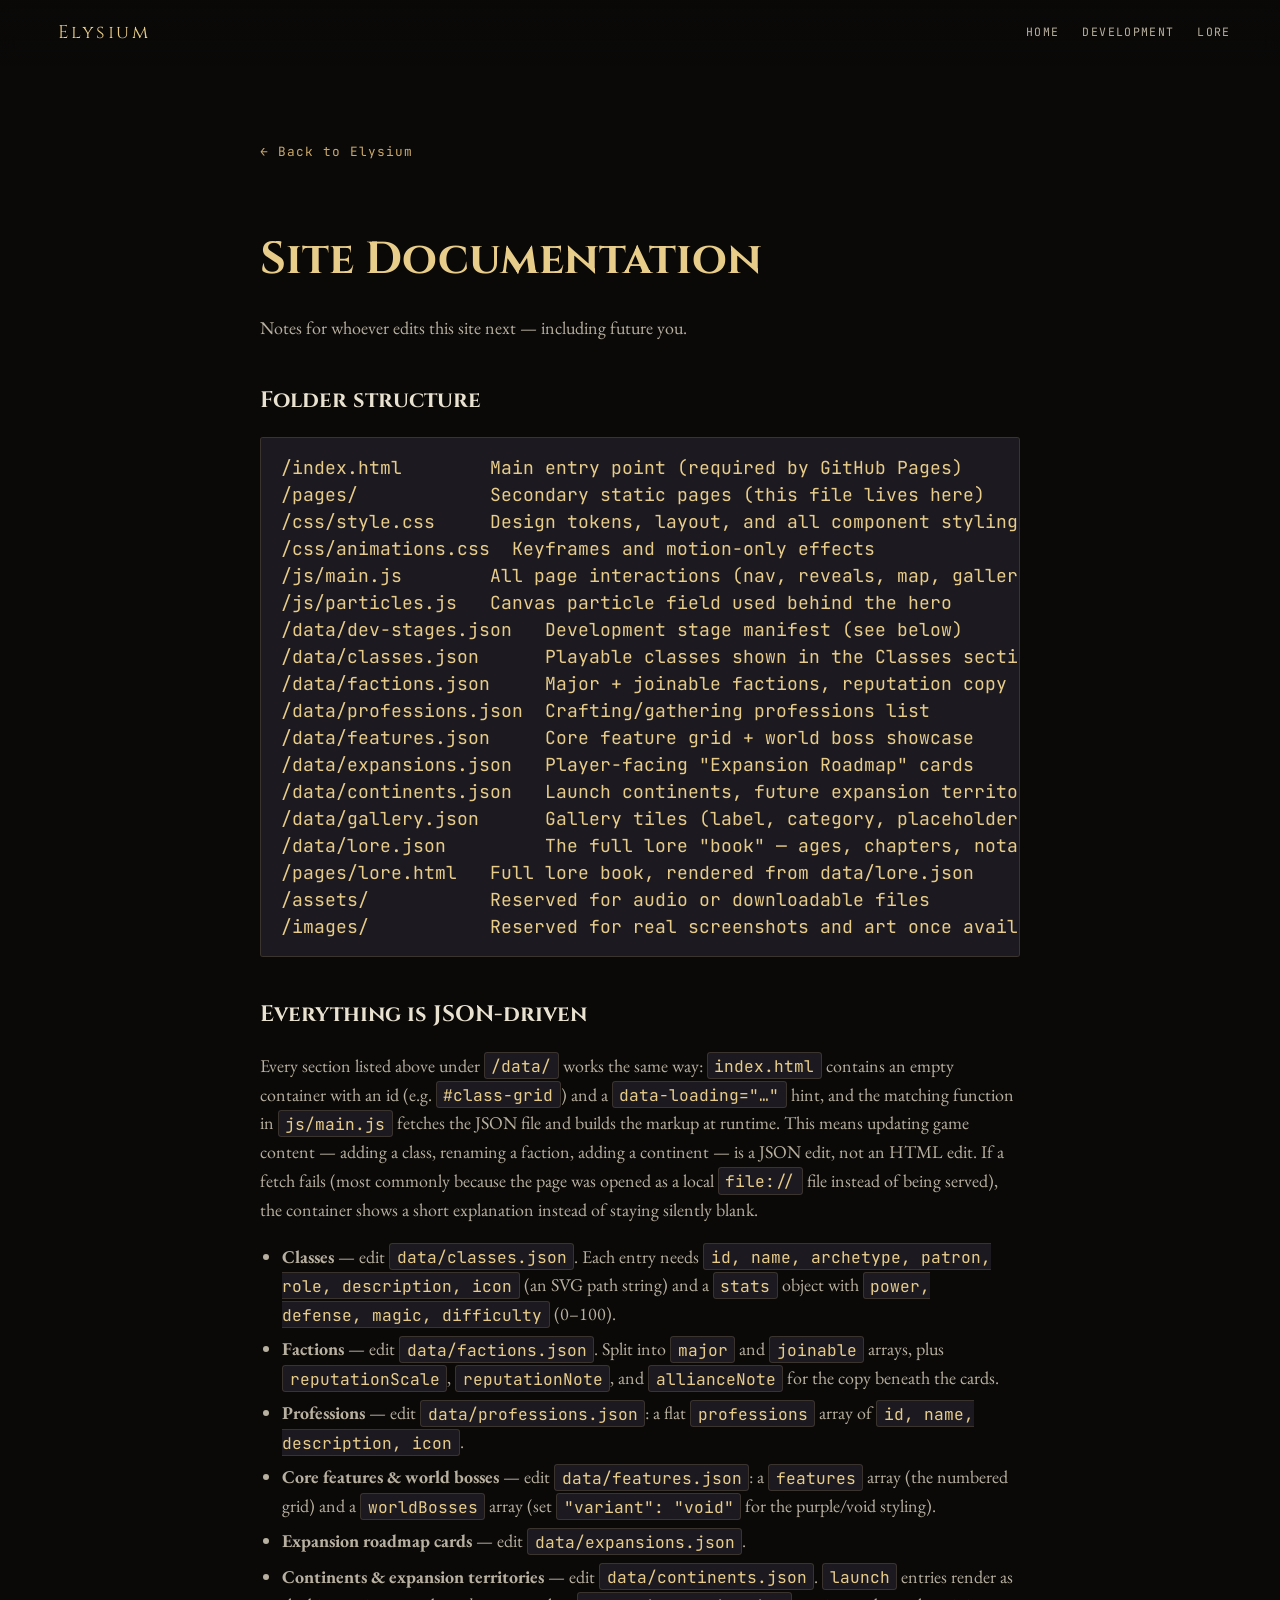
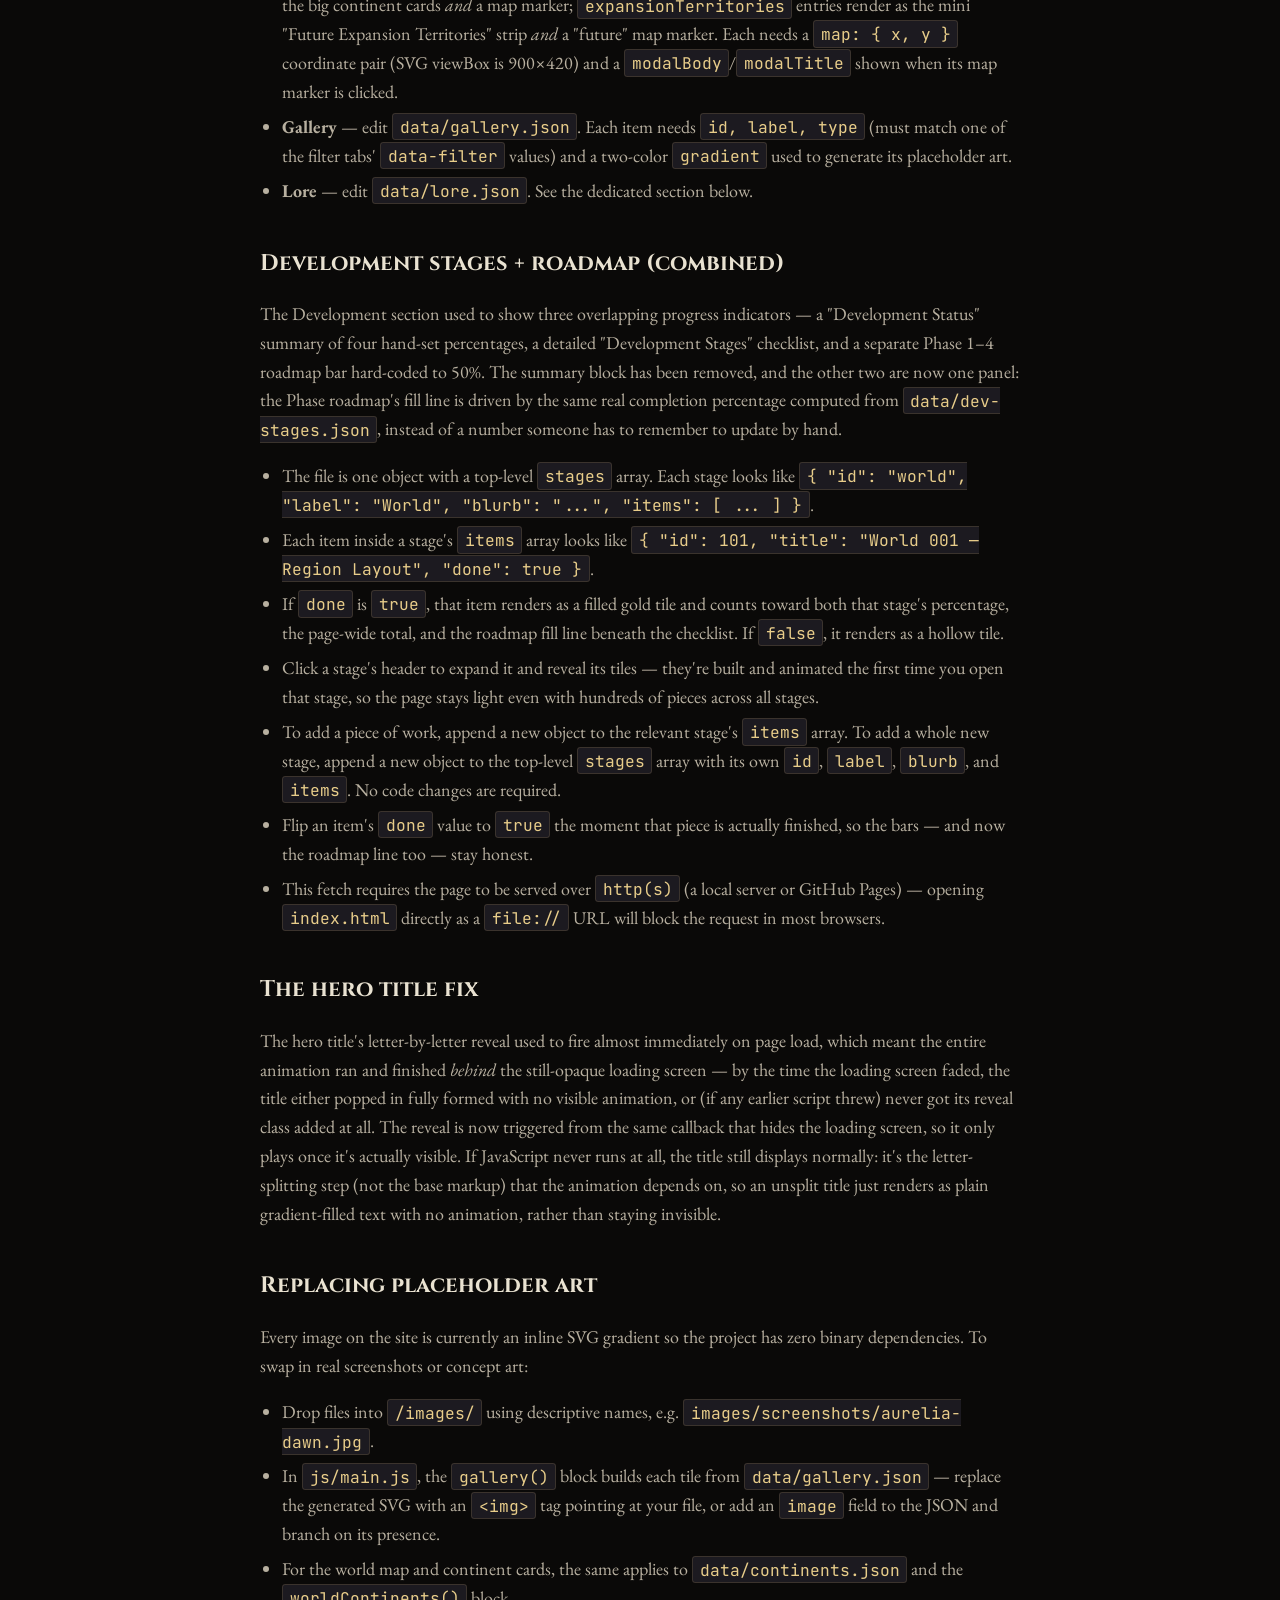
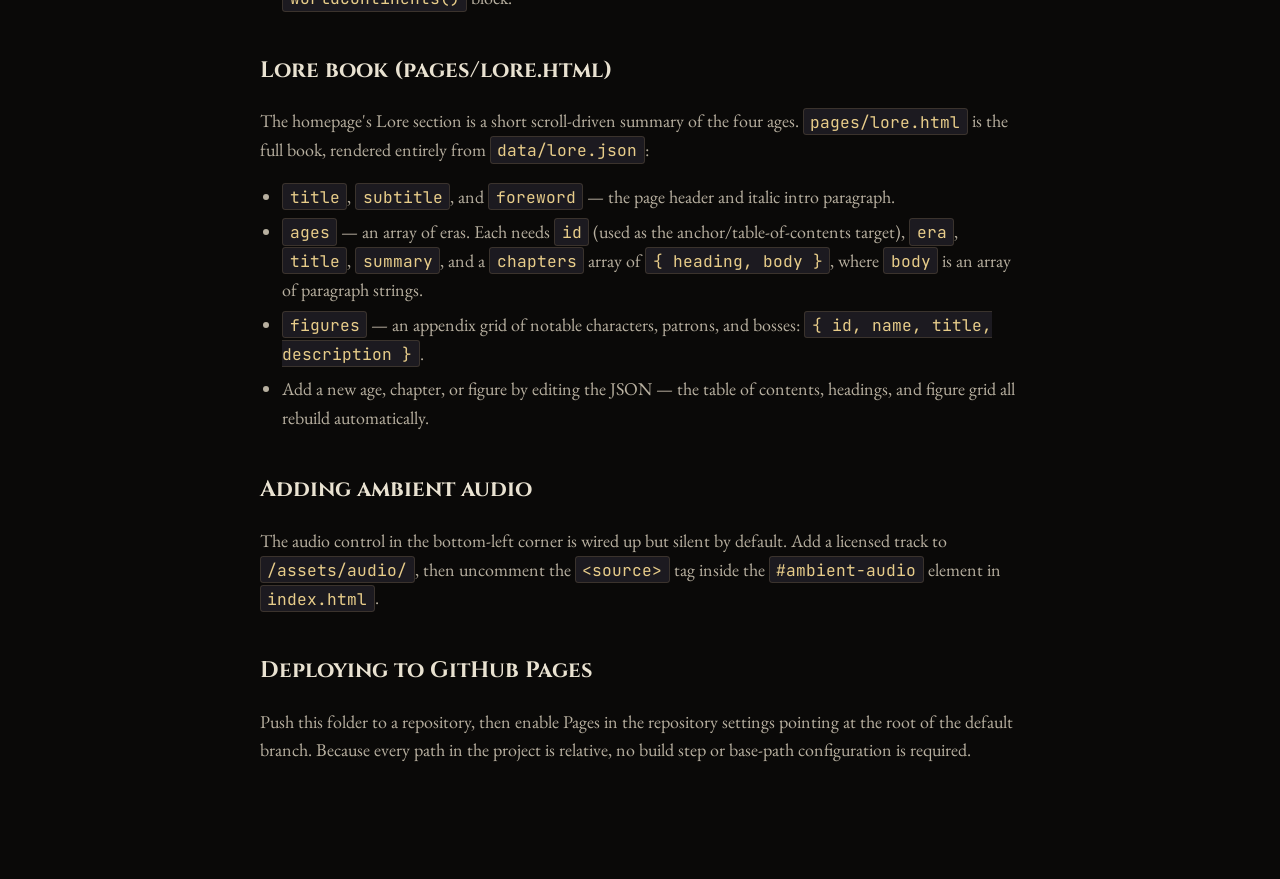
<file: pages/documentation.html>
<!DOCTYPE html>
<html lang="en">
<head>
<meta charset="UTF-8">
<meta name="viewport" content="width=device-width, initial-scale=1.0">
<title>Documentation — Elysium</title>
<meta name="description" content="Site structure and editing notes for the Elysium website.">
<link rel="icon" href="data:image/svg+xml,%3Csvg xmlns='http://www.w3.org/2000/svg' viewBox='0 0 32 32'%3E%3Crect width='32' height='32' fill='%230a0908'/%3E%3Cpath d='M16 4 L26 16 L16 28 L6 16 Z' fill='none' stroke='%23c9a86a' stroke-width='2'/%3E%3Ccircle cx='16' cy='16' r='3' fill='%23c9a86a'/%3E%3C/svg%3E">
<link rel="preconnect" href="https://fonts.googleapis.com">
<link rel="preconnect" href="https://fonts.gstatic.com" crossorigin>
<link href="https://fonts.googleapis.com/css2?family=Cinzel:wght@400;500;600;700&family=EB+Garamond:ital,wght@0,400;0,500;1,400&family=JetBrains+Mono:wght@400;500&display=swap" rel="stylesheet">
<link rel="stylesheet" href="../css/style.css">
<style>
  /* Page-specific tweaks: this is a plain documentation page, so it skips
     the cinematic hero/loading treatment used on index.html. */
  body { padding-top: 88px; }
  .doc-wrap { max-width: 760px; margin: 0 auto; padding: 3rem 0 6rem; }
  .doc-wrap h1 { font-family: var(--font-heading); font-size: clamp(2rem, 4vw, 2.8rem); color: var(--gold-bright); margin-bottom: 0.5rem; }
  .doc-wrap p { color: var(--bone-dim); }
  .doc-wrap h2 { font-family: var(--font-heading); color: var(--bone); margin-top: 2.5rem; font-size: 1.4rem; }
  .doc-wrap code, .doc-wrap pre {
    font-family: var(--font-mono);
    background: var(--stone);
    border: 1px solid var(--line);
    border-radius: var(--radius);
    color: var(--gold-bright);
  }
  .doc-wrap code { padding: 0.1em 0.4em; font-size: 0.9em; }
  .doc-wrap pre { padding: 1rem 1.25rem; overflow-x: auto; line-height: 1.5; }
  .doc-wrap ul { list-style: disc; padding-left: 1.4rem; color: var(--bone-dim); }
  .doc-wrap li { margin-bottom: 0.4rem; }
  .back-link { display: inline-block; margin-bottom: 2rem; color: var(--gold); font-family: var(--font-mono); font-size: 0.8rem; letter-spacing: 0.08em; }
</style>
</head>
<body>

<header id="site-nav">
  <a href="../index.html" class="nav-brand">
    <svg viewBox="0 0 32 32" xmlns="http://www.w3.org/2000/svg"><path d="M16 3 L29 16 L16 29 L3 16 Z" fill="none" stroke="currentColor" stroke-width="1.5"/><circle cx="16" cy="16" r="3" fill="currentColor"/></svg>
    Elysium
  </a>
  <nav class="nav-links">
    <a href="../index.html">Home</a>
    <a href="../index.html#development">Development</a>
    <a href="lore.html">Lore</a>
  </nav>
</header>

<main class="container doc-wrap">
  <a class="back-link" href="../index.html">&larr; Back to Elysium</a>
  <h1>Site Documentation</h1>
  <p>Notes for whoever edits this site next — including future you.</p>

  <h2>Folder structure</h2>
  <pre>/index.html        Main entry point (required by GitHub Pages)
/pages/            Secondary static pages (this file lives here)
/css/style.css     Design tokens, layout, and all component styling
/css/animations.css  Keyframes and motion-only effects
/js/main.js        All page interactions (nav, reveals, map, gallery, easter eggs)
/js/particles.js   Canvas particle field used behind the hero
/data/dev-stages.json   Development stage manifest (see below)
/data/classes.json      Playable classes shown in the Classes section
/data/factions.json     Major + joinable factions, reputation copy
/data/professions.json  Crafting/gathering professions list
/data/features.json     Core feature grid + world boss showcase
/data/expansions.json   Player-facing "Expansion Roadmap" cards
/data/continents.json   Launch continents, future expansion territories, and world-map marker coordinates — one file, since the World section, the mini expansion strip, and the interactive map all describe the same regions
/data/gallery.json      Gallery tiles (label, category, placeholder gradient)
/data/lore.json         The full lore "book" — ages, chapters, notable figures. Powers both the homepage timeline summary and pages/lore.html
/pages/lore.html   Full lore book, rendered from data/lore.json
/assets/           Reserved for audio or downloadable files
/images/           Reserved for real screenshots and art once available</pre>

  <h2>Everything is JSON-driven</h2>
  <p>Every section listed above under <code>/data/</code> works the same way: <code>index.html</code> contains an empty container with an id (e.g. <code>#class-grid</code>) and a <code>data-loading="…"</code> hint, and the matching function in <code>js/main.js</code> fetches the JSON file and builds the markup at runtime. This means updating game content — adding a class, renaming a faction, adding a continent — is a JSON edit, not an HTML edit. If a fetch fails (most commonly because the page was opened as a local <code>file://</code> file instead of being served), the container shows a short explanation instead of staying silently blank.</p>
  <ul>
    <li><strong>Classes</strong> — edit <code>data/classes.json</code>. Each entry needs <code>id, name, archetype, patron, role, description, icon</code> (an SVG path string) and a <code>stats</code> object with <code>power, defense, magic, difficulty</code> (0–100).</li>
    <li><strong>Factions</strong> — edit <code>data/factions.json</code>. Split into <code>major</code> and <code>joinable</code> arrays, plus <code>reputationScale</code>, <code>reputationNote</code>, and <code>allianceNote</code> for the copy beneath the cards.</li>
    <li><strong>Professions</strong> — edit <code>data/professions.json</code>: a flat <code>professions</code> array of <code>id, name, description, icon</code>.</li>
    <li><strong>Core features &amp; world bosses</strong> — edit <code>data/features.json</code>: a <code>features</code> array (the numbered grid) and a <code>worldBosses</code> array (set <code>"variant": "void"</code> for the purple/void styling).</li>
    <li><strong>Expansion roadmap cards</strong> — edit <code>data/expansions.json</code>.</li>
    <li><strong>Continents &amp; expansion territories</strong> — edit <code>data/continents.json</code>. <code>launch</code> entries render as the big continent cards <em>and</em> a map marker; <code>expansionTerritories</code> entries render as the mini "Future Expansion Territories" strip <em>and</em> a "future" map marker. Each needs a <code>map: { x, y }</code> coordinate pair (SVG viewBox is 900×420) and a <code>modalBody</code>/<code>modalTitle</code> shown when its map marker is clicked.</li>
    <li><strong>Gallery</strong> — edit <code>data/gallery.json</code>. Each item needs <code>id, label, type</code> (must match one of the filter tabs' <code>data-filter</code> values) and a two-color <code>gradient</code> used to generate its placeholder art.</li>
    <li><strong>Lore</strong> — edit <code>data/lore.json</code>. See the dedicated section below.</li>
  </ul>

  <h2>Development stages + roadmap (combined)</h2>
  <p>The Development section used to show three overlapping progress indicators — a "Development Status" summary of four hand-set percentages, a detailed "Development Stages" checklist, and a separate Phase 1–4 roadmap bar hard-coded to 50%. The summary block has been removed, and the other two are now one panel: the Phase roadmap's fill line is driven by the same real completion percentage computed from <code>data/dev-stages.json</code>, instead of a number someone has to remember to update by hand.</p>
  <ul>
    <li>The file is one object with a top-level <code>stages</code> array. Each stage looks like <code>{ "id": "world", "label": "World", "blurb": "...", "items": [ ... ] }</code>.</li>
    <li>Each item inside a stage's <code>items</code> array looks like <code>{ "id": 101, "title": "World 001 — Region Layout", "done": true }</code>.</li>
    <li>If <code>done</code> is <code>true</code>, that item renders as a filled gold tile and counts toward both that stage's percentage, the page-wide total, and the roadmap fill line beneath the checklist. If <code>false</code>, it renders as a hollow tile.</li>
    <li>Click a stage's header to expand it and reveal its tiles — they're built and animated the first time you open that stage, so the page stays light even with hundreds of pieces across all stages.</li>
    <li>To add a piece of work, append a new object to the relevant stage's <code>items</code> array. To add a whole new stage, append a new object to the top-level <code>stages</code> array with its own <code>id</code>, <code>label</code>, <code>blurb</code>, and <code>items</code>. No code changes are required.</li>
    <li>Flip an item's <code>done</code> value to <code>true</code> the moment that piece is actually finished, so the bars — and now the roadmap line too — stay honest.</li>
    <li>This fetch requires the page to be served over <code>http(s)</code> (a local server or GitHub Pages) — opening <code>index.html</code> directly as a <code>file://</code> URL will block the request in most browsers.</li>
  </ul>

  <h2>The hero title fix</h2>
  <p>The hero title's letter-by-letter reveal used to fire almost immediately on page load, which meant the entire animation ran and finished <em>behind</em> the still-opaque loading screen — by the time the loading screen faded, the title either popped in fully formed with no visible animation, or (if any earlier script threw) never got its reveal class added at all. The reveal is now triggered from the same callback that hides the loading screen, so it only plays once it's actually visible. If JavaScript never runs at all, the title still displays normally: it's the letter-splitting step (not the base markup) that the animation depends on, so an unsplit title just renders as plain gradient-filled text with no animation, rather than staying invisible.</p>

  <h2>Replacing placeholder art</h2>
  <p>Every image on the site is currently an inline SVG gradient so the project has zero binary dependencies. To swap in real screenshots or concept art:</p>
  <ul>
    <li>Drop files into <code>/images/</code> using descriptive names, e.g. <code>images/screenshots/aurelia-dawn.jpg</code>.</li>
    <li>In <code>js/main.js</code>, the <code>gallery()</code> block builds each tile from <code>data/gallery.json</code> — replace the generated SVG with an <code>&lt;img&gt;</code> tag pointing at your file, or add an <code>image</code> field to the JSON and branch on its presence.</li>
    <li>For the world map and continent cards, the same applies to <code>data/continents.json</code> and the <code>worldContinents()</code> block.</li>
  </ul>

  <h2>Lore book (pages/lore.html)</h2>
  <p>The homepage's Lore section is a short scroll-driven summary of the four ages. <code>pages/lore.html</code> is the full book, rendered entirely from <code>data/lore.json</code>:</p>
  <ul>
    <li><code>title</code>, <code>subtitle</code>, and <code>foreword</code> — the page header and italic intro paragraph.</li>
    <li><code>ages</code> — an array of eras. Each needs <code>id</code> (used as the anchor/table-of-contents target), <code>era</code>, <code>title</code>, <code>summary</code>, and a <code>chapters</code> array of <code>{ heading, body }</code>, where <code>body</code> is an array of paragraph strings.</li>
    <li><code>figures</code> — an appendix grid of notable characters, patrons, and bosses: <code>{ id, name, title, description }</code>.</li>
    <li>Add a new age, chapter, or figure by editing the JSON — the table of contents, headings, and figure grid all rebuild automatically.</li>
  </ul>

  <h2>Adding ambient audio</h2>
  <p>The audio control in the bottom-left corner is wired up but silent by default. Add a licensed track to <code>/assets/audio/</code>, then uncomment the <code>&lt;source&gt;</code> tag inside the <code>#ambient-audio</code> element in <code>index.html</code>.</p>

  <h2>Deploying to GitHub Pages</h2>
  <p>Push this folder to a repository, then enable Pages in the repository settings pointing at the root of the default branch. Because every path in the project is relative, no build step or base-path configuration is required.</p>
</main>

</body>
</html>
</file>
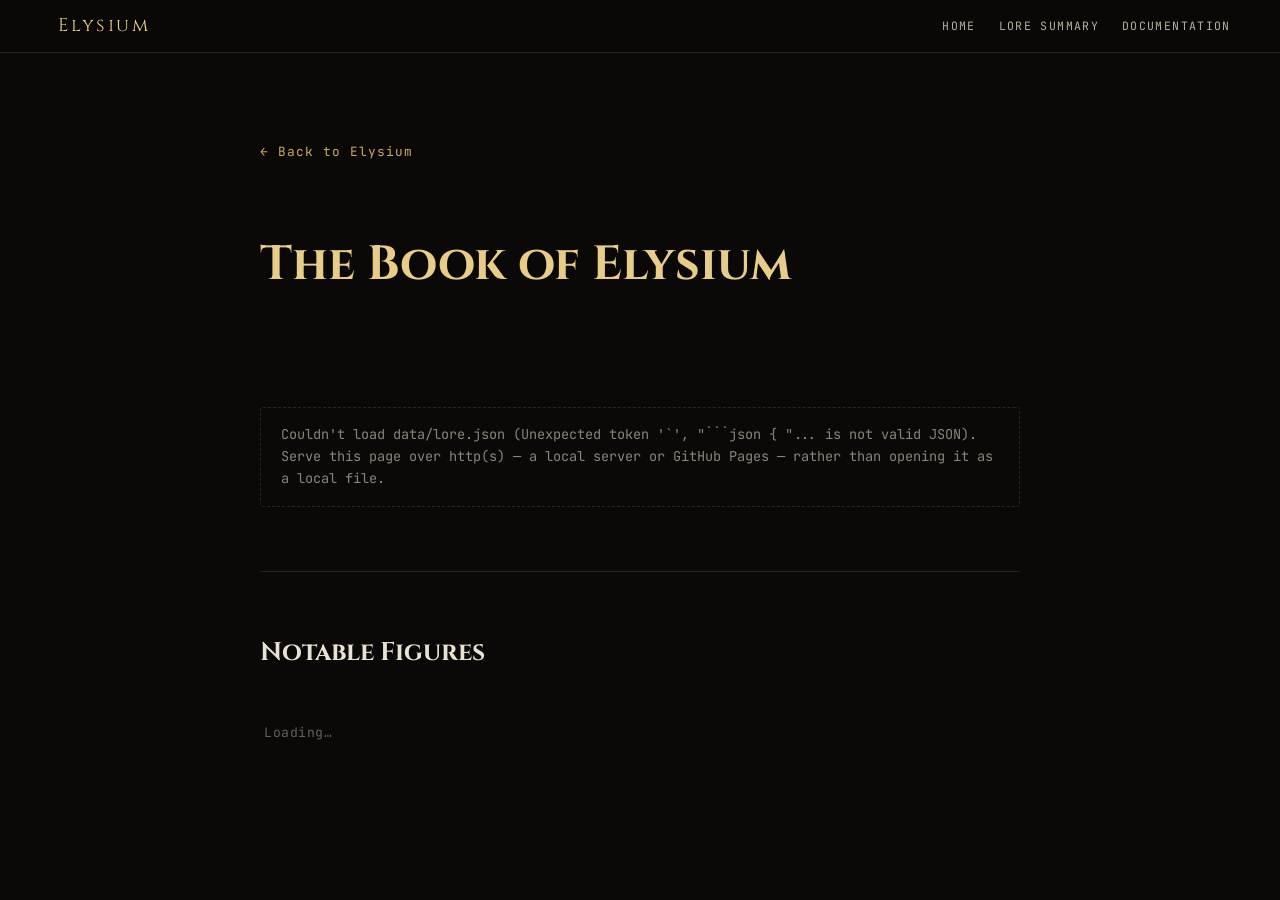
<file: pages/lore.html>
<!DOCTYPE html>
<html lang="en">
<head>
<meta charset="UTF-8">
<meta name="viewport" content="width=device-width, initial-scale=1.0">
<title>The Book of Elysium — Lore</title>
<meta name="description" content="The full history of Elysium, from the Ancient Age through the Age of Reclamation.">
<link rel="icon" href="data:image/svg+xml,%3Csvg xmlns='http://www.w3.org/2000/svg' viewBox='0 0 32 32'%3E%3Crect width='32' height='32' fill='%230a0908'/%3E%3Cpath d='M16 4 L26 16 L16 28 L6 16 Z' fill='none' stroke='%23c9a86a' stroke-width='2'/%3E%3Ccircle cx='16' cy='16' r='3' fill='%23c9a86a'/%3E%3C/svg%3E">
<link rel="preconnect" href="https://fonts.googleapis.com">
<link rel="preconnect" href="https://fonts.gstatic.com" crossorigin>
<link href="https://fonts.googleapis.com/css2?family=Cinzel:wght@400;500;600;700&family=EB+Garamond:ital,wght@0,400;0,500;1,400&family=JetBrains+Mono:wght@400;500&display=swap" rel="stylesheet">
<link rel="stylesheet" href="../css/style.css">
<style>
  /* Page-specific tweaks: a plain reading page, so it skips the cinematic
     hero/loading treatment used on index.html. */
  body { padding-top: 88px; }
  .lore-wrap { max-width: 760px; margin: 0 auto; padding: 3rem 0 6rem; }
  .back-link { display: inline-block; margin-bottom: 2rem; color: var(--gold); font-family: var(--font-mono); font-size: 0.8rem; letter-spacing: 0.08em; }
  .lore-wrap h1 { font-family: var(--font-heading); font-size: clamp(2rem, 4.5vw, 3rem); color: var(--gold-bright); margin-bottom: 0.6rem; }
  .lore-subtitle { color: var(--muted); font-size: 0.95rem; max-width: 58ch; margin-bottom: 2rem; }
  .lore-foreword {
    font-family: var(--font-body);
    font-style: italic;
    color: var(--bone-dim);
    border-left: 2px solid var(--gold);
    padding-left: 1.25rem;
    margin: 0 0 3rem;
    line-height: 1.75;
  }
  .lore-toc {
    display: flex;
    flex-wrap: wrap;
    gap: 0.6rem;
    margin-bottom: 3.5rem;
  }
  .lore-toc a {
    font-family: var(--font-mono);
    font-size: 0.75rem;
    letter-spacing: 0.06em;
    color: var(--bone-dim);
    border: 1px solid var(--line);
    border-radius: var(--radius);
    padding: 0.4rem 0.8rem;
  }
  .lore-toc a:hover { color: var(--gold-bright); border-color: var(--gold); }
  .lore-age { margin-bottom: 4rem; scroll-margin-top: 100px; }
  .lore-age-era { font-family: var(--font-mono); font-size: 0.75rem; letter-spacing: 0.14em; color: var(--gold); text-transform: uppercase; }
  .lore-age h2 { font-family: var(--font-heading); color: var(--bone); font-size: 1.9rem; margin: 0.35rem 0 0.75rem; }
  .lore-age-summary { color: var(--muted); font-size: 0.95rem; max-width: 60ch; margin-bottom: 1.75rem; }
  .lore-chapter { margin-bottom: 1.75rem; padding-left: 1.25rem; border-left: 1px solid var(--line); }
  .lore-chapter h3 { font-family: var(--font-heading); color: var(--gold-bright); font-size: 1.15rem; margin-bottom: 0.6rem; }
  .lore-chapter p { color: var(--bone-dim); line-height: 1.8; margin-bottom: 0.9rem; font-size: 0.98rem; }
  .lore-figures { margin-top: 4rem; padding-top: 2.5rem; border-top: 1px solid var(--line); }
  .lore-figures h2 { font-family: var(--font-heading); color: var(--bone); font-size: 1.6rem; margin-bottom: 1.5rem; }
  .figure-grid { display: grid; grid-template-columns: repeat(auto-fill, minmax(240px, 1fr)); gap: 1.25rem; }
  .figure-card { background: var(--panel); border: 1px solid var(--line); border-radius: var(--radius); padding: 1.25rem 1.4rem; }
  .figure-card h3 { font-family: var(--font-heading); color: var(--gold-bright); font-size: 1.05rem; margin-bottom: 0.15rem; }
  .figure-card .title { display: block; font-family: var(--font-mono); font-size: 0.72rem; letter-spacing: 0.05em; color: var(--muted); margin-bottom: 0.6rem; }
  .figure-card p { color: var(--bone-dim); font-size: 0.9rem; line-height: 1.6; margin: 0; }
</style>
</head>
<body>

<header id="site-nav" class="is-scrolled">
  <a href="../index.html" class="nav-brand">
    <svg viewBox="0 0 32 32" xmlns="http://www.w3.org/2000/svg"><path d="M16 3 L29 16 L16 29 L3 16 Z" fill="none" stroke="currentColor" stroke-width="1.5"/><circle cx="16" cy="16" r="3" fill="currentColor"/></svg>
    Elysium
  </a>
  <nav class="nav-links">
    <a href="../index.html">Home</a>
    <a href="../index.html#lore">Lore Summary</a>
    <a href="documentation.html">Documentation</a>
  </nav>
</header>

<main class="container lore-wrap">
  <a class="back-link" href="../index.html">&larr; Back to Elysium</a>
  <h1 id="lore-title">The Book of Elysium</h1>
  <p class="lore-subtitle" id="lore-subtitle">Loading…</p>
  <p class="lore-foreword" id="lore-foreword"></p>

  <nav class="lore-toc" id="lore-toc" aria-label="Ages of Elysium"></nav>

  <div id="lore-ages" data-loading="Loading the chronicle…"></div>

  <section class="lore-figures" id="lore-figures" data-loading="">
    <h2>Notable Figures</h2>
    <div class="figure-grid" id="figure-grid" data-loading="Loading…"></div>
  </section>
</main>

<script>
(function () {
  "use strict";
  function $(sel) { return document.querySelector(sel); }
  function escapeHtml(str) {
    return String(str == null ? "" : str).replace(/[&<>"']/g, function (c) {
      return { "&": "&amp;", "<": "&lt;", ">": "&gt;", '"': "&quot;", "'": "&#39;" }[c];
    });
  }

  fetch("../data/lore.json")
    .then(function (res) {
      if (!res.ok) throw new Error("Request failed: " + res.status);
      return res.json();
    })
    .then(function (data) {
      document.title = data.title + " — Elysium";
      $("#lore-title").textContent = data.title;
      $("#lore-subtitle").textContent = data.subtitle || "";
      $("#lore-foreword").textContent = data.foreword || "";

      var toc = $("#lore-toc");
      var agesWrap = $("#lore-ages");
      toc.innerHTML = "";
      agesWrap.innerHTML = "";

      (data.ages || []).forEach(function (age) {
        var link = document.createElement("a");
        link.href = "#" + age.id;
        link.textContent = age.era + ": " + age.title;
        toc.appendChild(link);

        var section = document.createElement("section");
        section.className = "lore-age";
        section.id = age.id;

        var chaptersHtml = (age.chapters || []).map(function (ch) {
          var paras = (ch.body || []).map(function (p) { return "<p>" + escapeHtml(p) + "</p>"; }).join("");
          return '<div class="lore-chapter"><h3>' + escapeHtml(ch.heading) + "</h3>" + paras + "</div>";
        }).join("");

        section.innerHTML =
          '<span class="lore-age-era">' + escapeHtml(age.era) + "</span>" +
          "<h2>" + escapeHtml(age.title) + "</h2>" +
          '<p class="lore-age-summary">' + escapeHtml(age.summary) + "</p>" +
          chaptersHtml;

        agesWrap.appendChild(section);
      });

      var figureGrid = $("#figure-grid");
      figureGrid.innerHTML = "";
      (data.figures || []).forEach(function (f) {
        var card = document.createElement("div");
        card.className = "figure-card";
        card.innerHTML =
          "<h3>" + escapeHtml(f.name) + "</h3>" +
          '<span class="title">' + escapeHtml(f.title) + "</span>" +
          "<p>" + escapeHtml(f.description) + "</p>";
        figureGrid.appendChild(card);
      });
    })
    .catch(function (err) {
      $("#lore-subtitle").textContent = "";
      $("#lore-ages").innerHTML =
        '<p style="font-family:var(--font-mono); font-size:0.85rem; color:var(--muted); border:1px dashed var(--line); border-radius:var(--radius); padding:1rem 1.25rem;">' +
        "Couldn't load data/lore.json (" + escapeHtml(err.message) + "). Serve this page over http(s) — a local server or GitHub Pages — rather than opening it as a local file." +
        "</p>";
      $("#figure-grid").innerHTML = "";
    });
})();
</script>
</body>
</html>
</file>
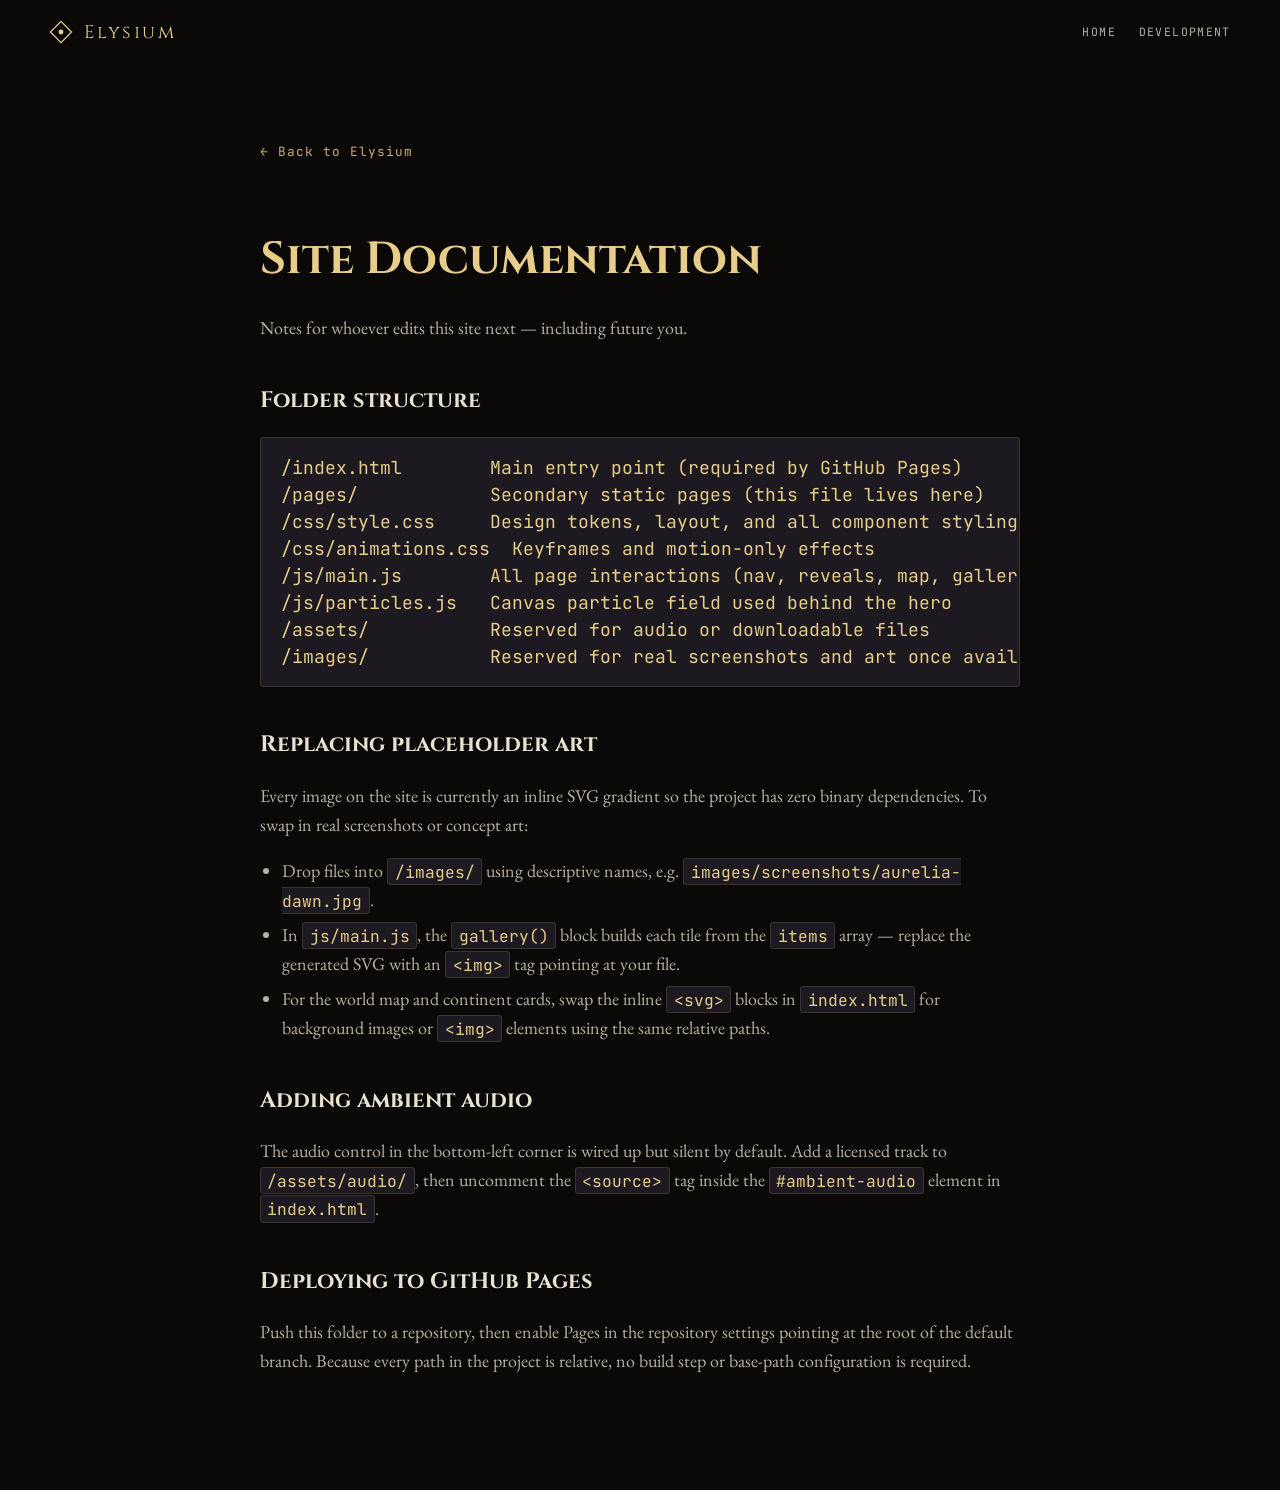
<file: elysium/pages/documentation.html>
<!DOCTYPE html>
<html lang="en">
<head>
<meta charset="UTF-8">
<meta name="viewport" content="width=device-width, initial-scale=1.0">
<title>Documentation — Elysium</title>
<meta name="description" content="Site structure and editing notes for the Elysium website.">
<link rel="icon" href="data:image/svg+xml,%3Csvg xmlns='http://www.w3.org/2000/svg' viewBox='0 0 32 32'%3E%3Crect width='32' height='32' fill='%230a0908'/%3E%3Cpath d='M16 4 L26 16 L16 28 L6 16 Z' fill='none' stroke='%23c9a86a' stroke-width='2'/%3E%3Ccircle cx='16' cy='16' r='3' fill='%23c9a86a'/%3E%3C/svg%3E">
<link rel="preconnect" href="https://fonts.googleapis.com">
<link rel="preconnect" href="https://fonts.gstatic.com" crossorigin>
<link href="https://fonts.googleapis.com/css2?family=Cinzel:wght@400;500;600;700&family=EB+Garamond:ital,wght@0,400;0,500;1,400&family=JetBrains+Mono:wght@400;500&display=swap" rel="stylesheet">
<link rel="stylesheet" href="../css/style.css">
<style>
  /* Page-specific tweaks: this is a plain documentation page, so it skips
     the cinematic hero/loading treatment used on index.html. */
  body { padding-top: 88px; }
  .doc-wrap { max-width: 760px; margin: 0 auto; padding: 3rem 0 6rem; }
  .doc-wrap h1 { font-family: var(--font-heading); font-size: clamp(2rem, 4vw, 2.8rem); color: var(--gold-bright); margin-bottom: 0.5rem; }
  .doc-wrap p { color: var(--bone-dim); }
  .doc-wrap h2 { font-family: var(--font-heading); color: var(--bone); margin-top: 2.5rem; font-size: 1.4rem; }
  .doc-wrap code, .doc-wrap pre {
    font-family: var(--font-mono);
    background: var(--stone);
    border: 1px solid var(--line);
    border-radius: var(--radius);
    color: var(--gold-bright);
  }
  .doc-wrap code { padding: 0.1em 0.4em; font-size: 0.9em; }
  .doc-wrap pre { padding: 1rem 1.25rem; overflow-x: auto; line-height: 1.5; }
  .doc-wrap ul { list-style: disc; padding-left: 1.4rem; color: var(--bone-dim); }
  .doc-wrap li { margin-bottom: 0.4rem; }
  .back-link { display: inline-block; margin-bottom: 2rem; color: var(--gold); font-family: var(--font-mono); font-size: 0.8rem; letter-spacing: 0.08em; }
</style>
</head>
<body>

<header id="site-nav">
  <a href="../index.html" class="nav-brand">
    <svg viewBox="0 0 32 32" xmlns="http://www.w3.org/2000/svg"><path d="M16 3 L29 16 L16 29 L3 16 Z" fill="none" stroke="currentColor" stroke-width="1.5"/><circle cx="16" cy="16" r="3" fill="currentColor"/></svg>
    Elysium
  </a>
  <nav class="nav-links">
    <a href="../index.html">Home</a>
    <a href="../index.html#development">Development</a>
  </nav>
</header>

<main class="container doc-wrap">
  <a class="back-link" href="../index.html">&larr; Back to Elysium</a>
  <h1>Site Documentation</h1>
  <p>Notes for whoever edits this site next — including future you.</p>

  <h2>Folder structure</h2>
  <pre>/index.html        Main entry point (required by GitHub Pages)
/pages/            Secondary static pages (this file lives here)
/css/style.css     Design tokens, layout, and all component styling
/css/animations.css  Keyframes and motion-only effects
/js/main.js        All page interactions (nav, reveals, map, gallery, easter eggs)
/js/particles.js   Canvas particle field used behind the hero
/assets/           Reserved for audio or downloadable files
/images/           Reserved for real screenshots and art once available</pre>

  <h2>Replacing placeholder art</h2>
  <p>Every image on the site is currently an inline SVG gradient so the project has zero binary dependencies. To swap in real screenshots or concept art:</p>
  <ul>
    <li>Drop files into <code>/images/</code> using descriptive names, e.g. <code>images/screenshots/aurelia-dawn.jpg</code>.</li>
    <li>In <code>js/main.js</code>, the <code>gallery()</code> block builds each tile from the <code>items</code> array — replace the generated SVG with an <code>&lt;img&gt;</code> tag pointing at your file.</li>
    <li>For the world map and continent cards, swap the inline <code>&lt;svg&gt;</code> blocks in <code>index.html</code> for background images or <code>&lt;img&gt;</code> elements using the same relative paths.</li>
  </ul>

  <h2>Adding ambient audio</h2>
  <p>The audio control in the bottom-left corner is wired up but silent by default. Add a licensed track to <code>/assets/audio/</code>, then uncomment the <code>&lt;source&gt;</code> tag inside the <code>#ambient-audio</code> element in <code>index.html</code>.</p>

  <h2>Deploying to GitHub Pages</h2>
  <p>Push this folder to a repository, then enable Pages in the repository settings pointing at the root of the default branch. Because every path in the project is relative, no build step or base-path configuration is required.</p>
</main>

</body>
</html>
</file>
<file: css/style.css>
/* ==========================================================================
   ELYSIUM — Core Stylesheet
   A dark-fantasy MMORPG announcement site.

   Table of contents:
   1. Design tokens
   2. Reset & base
   3. Typography
   4. Layout utilities
   5. Loading screen
   6. Navigation
   7. Hero
   8. Section scaffolding + stone dividers
   9. About
   10. World
   11. Lore / timeline
   12. Classes
   13. Factions
   14. Features
   15. Professions
   16. Expansions / roadmap
   17. Media / gallery
   18. Development
   19. Footer
   20. Misc UI (cursor, back-to-top, audio, modals, lightbox)
   21. Responsive
   ========================================================================== */

/* ------------------------------------------------------------------------
   1. Design tokens
   ------------------------------------------------------------------------ */
:root {
  /* Palette */
  --void: #0a0908;
  --charcoal: #131217;
  --stone: #1c1a20;
  --stone-light: #26232b;
  --deep-blue: #16273f;
  --deep-blue-dim: #0d1b2e;
  --gold: #c9a86a;
  --gold-bright: #e8cd8a;
  --gold-dim: #8a7038;
  --bone: #e9e2d1;
  --bone-dim: #b8b0a0;
  --muted: #8b8478;
  --blood: #7d2b2b;
  --blood-bright: #b34a3a;
  --void-purple: #6b4a9e;
  --void-purple-bright: #9b7bd4;
  --line: rgba(201, 168, 106, 0.18);

  /* Type */
  --font-display: "Cinzel Decorative", "Cinzel", serif;
  --font-heading: "Cinzel", serif;
  --font-body: "EB Garamond", Georgia, serif;
  --font-mono: "JetBrains Mono", "Courier New", monospace;

  /* Rhythm */
  --section-pad: clamp(4rem, 10vw, 8rem);
  --edge-height: 64px;
  --radius: 3px;
  --ease-fantasy: cubic-bezier(0.22, 1, 0.36, 1);

  /* Z */
  --z-loading: 1000;
  --z-nav: 500;
  --z-cursor: 400;
  --z-modal: 900;
}

/* ------------------------------------------------------------------------
   2. Reset & base
   ------------------------------------------------------------------------ */
*, *::before, *::after { box-sizing: border-box; }

html {
  scroll-behavior: smooth;
  scroll-padding-top: 88px;
}

body {
  margin: 0;
  background: var(--void);
  color: var(--bone);
  font-family: var(--font-body);
  font-size: 18px;
  line-height: 1.6;
  overflow-x: hidden;
}

body.no-scroll { overflow: hidden; }

img { max-width: 100%; display: block; }

a { color: inherit; text-decoration: none; }

ul { list-style: none; margin: 0; padding: 0; }

button {
  font-family: inherit;
  cursor: pointer;
  border: none;
  background: none;
  color: inherit;
}

/* Custom fantasy scrollbar */
::-webkit-scrollbar { width: 10px; }
::-webkit-scrollbar-track { background: var(--void); }
::-webkit-scrollbar-thumb {
  background: linear-gradient(var(--gold-dim), var(--gold));
  border-radius: 6px;
}

/* Respect reduced motion globally */
@media (prefers-reduced-motion: reduce) {
  html { scroll-behavior: auto; }
  *, *::before, *::after {
    animation-duration: 0.001ms !important;
    animation-iteration-count: 1 !important;
    transition-duration: 0.001ms !important;
    scroll-behavior: auto !important;
  }
}

/* Visible keyboard focus everywhere */
a:focus-visible,
button:focus-visible,
[tabindex]:focus-visible {
  outline: 2px solid var(--gold-bright);
  outline-offset: 3px;
}

/* ------------------------------------------------------------------------
   3. Typography
   ------------------------------------------------------------------------ */
.eyebrow {
  display: inline-block;
  font-family: var(--font-mono);
  font-size: 0.72rem;
  letter-spacing: 0.32em;
  text-transform: uppercase;
  color: var(--gold);
  margin-bottom: 1rem;
}

.section-title {
  font-family: var(--font-heading);
  font-weight: 600;
  font-size: clamp(2rem, 4.5vw, 3.2rem);
  letter-spacing: 0.03em;
  color: var(--bone);
  margin: 0 0 1.25rem;
}

.section-title .accent { color: var(--gold-bright); }

.section-intro {
  max-width: 62ch;
  color: var(--bone-dim);
  font-size: 1.15rem;
  margin: 0 0 3rem;
}

.reveal-word { display: inline-block; }

/* letter reveal target */
.letters span {
  display: inline-block;
  opacity: 0;
  transform: translateY(0.4em);

  /* Each letter gets its OWN gradient-clipped fill rather than inheriting
     one from .hero-title. Relying on inheritance here is what caused the
     title to render fully transparent: .hero-title also has `filter:
     drop-shadow(...)`, and once these spans are individually animated on
     `opacity` they're promoted to their own compositing layers — Chrome/
     Blink (and some other engines) can't correctly cut the parent's
     background-clip:text mask through to child layers in that combination,
     so nothing paints. Since the gradient is vertical (top-to-bottom), every
     letter has essentially the same height, so giving each span its own
     copy of the identical gradient looks indistinguishable from one
     continuous gradient across the whole word — but is immune to the
     cross-layer clipping bug because nothing needs to be inherited through
     an animated, filtered ancestor.
  */
  color: var(--gold-bright);
  background: linear-gradient(180deg, var(--gold-bright) 0%, var(--gold) 45%, var(--bone) 100%);
  -webkit-background-clip: text;
  background-clip: text;
  -webkit-text-fill-color: transparent;
}

/* ------------------------------------------------------------------------
   4. Layout utilities
   ------------------------------------------------------------------------ */
.container {
  width: min(1180px, 92vw);
  margin: 0 auto;
}

.section {
  position: relative;
  padding: var(--section-pad) 0;
}

.section--charcoal { background: var(--charcoal); }
.section--void { background: var(--void); }

.grid {
  display: grid;
  gap: 1.75rem;
}

.grid--2 { grid-template-columns: repeat(2, 1fr); }
.grid--3 { grid-template-columns: repeat(3, 1fr); }
.grid--4 { grid-template-columns: repeat(4, 1fr); }

.reveal {
  opacity: 0;
  transform: translateY(36px);
  transition: opacity 0.9s var(--ease-fantasy), transform 0.9s var(--ease-fantasy);
}
.reveal.is-visible { opacity: 1; transform: translateY(0); }
.reveal--rotate { transform: translateY(36px) rotate(-1.2deg); }
.reveal--rotate.is-visible { transform: translateY(0) rotate(0deg); }
.reveal--zoom { transform: scale(1.06); filter: blur(6px); opacity: 0; }
.reveal--zoom.is-visible { transform: scale(1); filter: blur(0); opacity: 1; }

.reveal-stagger > * { transition-delay: calc(var(--i, 0) * 90ms); }

/* Ornate stone panel — used across the site */
.panel {
  position: relative;
  background:
    radial-gradient(120% 140% at 15% 0%, rgba(201,168,106,0.06), transparent 55%),
    var(--stone);
  border: 1px solid var(--line);
  border-radius: var(--radius);
  padding: 2rem;
  transition: transform 0.4s var(--ease-fantasy), box-shadow 0.4s var(--ease-fantasy), border-color 0.4s;
}
.panel::before {
  content: "";
  position: absolute;
  inset: 6px;
  border: 1px solid rgba(201,168,106,0.08);
  pointer-events: none;
  border-radius: 2px;
}
.panel:hover {
  transform: translateY(-6px);
  border-color: var(--gold-dim);
  box-shadow: 0 24px 48px rgba(0,0,0,0.45), 0 0 32px rgba(201,168,106,0.08);
}

.tag {
  display: inline-flex;
  align-items: center;
  gap: 0.4em;
  font-family: var(--font-mono);
  font-size: 0.68rem;
  letter-spacing: 0.18em;
  text-transform: uppercase;
  padding: 0.3em 0.7em;
  border: 1px solid var(--line);
  border-radius: 999px;
  color: var(--gold);
}

/* Buttons */
.btn {
  position: relative;
  display: inline-flex;
  align-items: center;
  gap: 0.6em;
  font-family: var(--font-heading);
  font-size: 0.95rem;
  letter-spacing: 0.06em;
  padding: 0.95em 2em;
  border-radius: var(--radius);
  overflow: hidden;
  isolation: isolate;
  transition: transform 0.35s var(--ease-fantasy), box-shadow 0.35s var(--ease-fantasy);
}
.btn::before {
  content: "";
  position: absolute;
  inset: 0;
  z-index: -1;
  transform: scale(0);
  border-radius: 50%;
  transition: transform 0.55s var(--ease-fantasy);
}
.btn:hover::before { transform: scale(2.4); }
.btn:hover { transform: translateY(-2px); }

.btn--primary {
  background: linear-gradient(135deg, var(--gold-dim), var(--gold));
  color: var(--void);
  border: 1px solid var(--gold-bright);
}
.btn--primary::before { background: radial-gradient(circle, var(--gold-bright), transparent 70%); opacity: 0.35; }
.btn--primary:hover { box-shadow: 0 0 28px rgba(201,168,106,0.45); }

.btn--ghost {
  background: transparent;
  color: var(--bone);
  border: 1px solid var(--line);
}
.btn--ghost::before { background: radial-gradient(circle, rgba(201,168,106,0.25), transparent 70%); }
.btn--ghost:hover { border-color: var(--gold); color: var(--gold-bright); }

.btn--small { padding: 0.6em 1.3em; font-size: 0.8rem; }

/* Rune divider used between blocks */
.rune-rule {
  width: 100%;
  height: 22px;
  margin: 2.5rem 0;
  background-image: radial-gradient(circle, var(--gold-dim) 1.5px, transparent 1.6px);
  background-size: 26px 100%;
  background-position: center;
  opacity: 0.5;
  position: relative;
}
.rune-rule::after {
  content: "";
  position: absolute;
  inset: 50% 0 auto 0;
  border-top: 1px solid var(--line);
}

/* ------------------------------------------------------------------------
   5. Loading screen
   ------------------------------------------------------------------------ */
#loading-screen {
  position: fixed;
  inset: 0;
  background: var(--void);
  z-index: var(--z-loading);
  display: flex;
  align-items: center;
  justify-content: center;
  transition: opacity 1.1s var(--ease-fantasy), visibility 1.1s;
}
#loading-screen.is-hidden {
  opacity: 0;
  visibility: hidden;
  pointer-events: none;
}

.loading-inner { text-align: center; position: relative; }

.loading-rune {
  width: 140px;
  height: auto;
  margin: 0 auto 1.75rem;
  opacity: 0;
  animation: rune-fade-in 1.6s var(--ease-fantasy) forwards, rune-spin 18s linear infinite;
}

@keyframes rune-fade-in { to { opacity: 1; } }
@keyframes rune-spin { to { transform: rotate(360deg); } }

.loading-title {
  font-family: var(--font-display);
  font-size: clamp(1.8rem, 5vw, 2.6rem);
  letter-spacing: 0.14em;
  color: var(--gold-bright);
  opacity: 0;
  animation: fade-up 1.2s var(--ease-fantasy) 0.4s forwards;
}

.loading-status {
  margin-top: 1rem;
  font-family: var(--font-mono);
  font-size: 0.78rem;
  letter-spacing: 0.08em;
  color: var(--muted);
  min-height: 1.2em;
}

.loading-bar-track {
  width: 240px;
  height: 2px;
  margin: 1.4rem auto 0;
  background: rgba(255,255,255,0.08);
  position: relative;
  overflow: hidden;
}
.loading-bar-fill {
  position: absolute;
  inset: 0 100% 0 0;
  background: linear-gradient(90deg, var(--gold-dim), var(--gold-bright));
  width: 0%;
}

@keyframes fade-up {
  from { opacity: 0; transform: translateY(14px); }
  to { opacity: 1; transform: translateY(0); }
}

/* ------------------------------------------------------------------------
   6. Navigation
   ------------------------------------------------------------------------ */
#site-nav {
  position: fixed;
  top: 0;
  left: 0;
  right: 0;
  z-index: var(--z-nav);
  display: flex;
  align-items: center;
  justify-content: space-between;
  padding: 1.1rem clamp(1.25rem, 4vw, 3rem);
  background: linear-gradient(rgba(10,9,8,0.92), rgba(10,9,8,0.7));
  backdrop-filter: blur(10px);
  border-bottom: 1px solid transparent;
  transition: border-color 0.4s, padding 0.4s, background 0.4s;
}
#site-nav.is-scrolled {
  border-bottom-color: var(--line);
  padding-top: 0.7rem;
  padding-bottom: 0.7rem;
  background: rgba(10,9,8,0.95);
}

.nav-brand {
  display: flex;
  align-items: center;
  gap: 0.6rem;
  font-family: var(--font-heading);
  font-size: 1.15rem;
  letter-spacing: 0.14em;
  color: var(--gold-bright);
}
.nav-brand .nav-logo {
    width: 26px;
    height: auto;
    object-fit: contain;
}

.nav-links {
  display: flex;
  gap: clamp(0.8rem, 1.6vw, 1.6rem);
}

.nav-links a {
  position: relative;
  font-family: var(--font-mono);
  font-size: 0.72rem;
  letter-spacing: 0.12em;
  text-transform: uppercase;
  color: var(--bone-dim);
  padding: 0.4em 0.1em;
  transition: color 0.3s;
}
.nav-links a::after {
  content: "";
  position: absolute;
  left: 0; right: 100%;
  bottom: -4px;
  height: 1px;
  background: var(--gold-bright);
  transition: right 0.35s var(--ease-fantasy);
}
.nav-links a:hover { color: var(--bone); }
.nav-links a:hover::after { right: 0; }
.nav-links a.is-active { color: var(--gold-bright); }
.nav-links a.is-active::after { right: 0; }

.nav-toggle {
  display: none;
  flex-direction: column;
  gap: 5px;
  padding: 0.5rem;
}
.nav-toggle span {
  width: 24px;
  height: 2px;
  background: var(--gold-bright);
  transition: transform 0.35s var(--ease-fantasy), opacity 0.35s;
}
.nav-toggle.is-open span:nth-child(1) { transform: translateY(7px) rotate(45deg); }
.nav-toggle.is-open span:nth-child(2) { opacity: 0; }
.nav-toggle.is-open span:nth-child(3) { transform: translateY(-7px) rotate(-45deg); }

/* ------------------------------------------------------------------------
   7. Hero
   ------------------------------------------------------------------------ */
#hero {
  position: relative;
  min-height: 100vh;
  display: flex;
  align-items: center;
  justify-content: center;
  overflow: hidden;
  background: radial-gradient(ellipse at 50% 20%, var(--deep-blue-dim), var(--void) 70%);
}

#hero-canvas {
  position: absolute;
  inset: 0;
  width: 100%;
  height: 100%;
}

.hero-fog {
  position: absolute;
  inset: -10% -10%;
  background-image:
    radial-gradient(50% 40% at 20% 80%, rgba(22,39,63,0.55), transparent 70%),
    radial-gradient(45% 35% at 80% 75%, rgba(201,168,106,0.08), transparent 70%);
  animation: fog-drift 26s ease-in-out infinite alternate;
  pointer-events: none;
}
@keyframes fog-drift {
  from { transform: translate(-2%, 0) scale(1); }
  to { transform: translate(2%, -1%) scale(1.05); }
}

.hero-vignette {
  position: absolute;
  inset: 0;
  background: radial-gradient(ellipse at center, transparent 40%, var(--void) 100%);
  pointer-events: none;
}

.hero-content {
  position: relative;
  z-index: 2;
  text-align: center;
  padding: 0 1.5rem;
}

.hero-crest {
  width: 68px;
  height: auto;
  margin: 0 auto 1.5rem;
  opacity: 0.9;
  animation: crest-float 5s ease-in-out infinite;
}
@keyframes crest-float {
  0%, 100% { transform: translateY(0); }
  50% { transform: translateY(-8px); }
}

.hero-title {
  font-family: var(--font-display);
  font-size: clamp(3rem, 10vw, 7rem);
  letter-spacing: 0.06em;
  margin: 0;

  color: var(--gold-bright);
  background: linear-gradient(
    180deg,
    var(--gold-bright) 0%,
    var(--gold) 45%,
    var(--bone) 100%
  );

  -webkit-background-clip: text;
  background-clip: text;
  -webkit-text-fill-color: transparent;

  filter: drop-shadow(0 0 40px rgba(201,168,106,0.25));
}

.hero-subtitle {
  font-family: var(--font-heading);
  font-weight: 500;
  font-size: clamp(1rem, 2.4vw, 1.4rem);
  letter-spacing: 0.12em;
  color: var(--gold-bright);
  margin: 1rem 0 1.5rem;
}

.hero-desc {
  max-width: 56ch;
  margin: 0 auto 2.5rem;
  color: var(--bone-dim);
  font-size: 1.2rem;
}

.hero-actions {
  display: flex;
  flex-wrap: wrap;
  justify-content: center;
  gap: 1rem;
}

.hero-scroll-cue {
  position: absolute;
  bottom: 2.2rem;
  left: 50%;
  transform: translateX(-50%);
  z-index: 2;
  display: flex;
  flex-direction: column;
  align-items: center;
  gap: 0.5rem;
  font-family: var(--font-mono);
  font-size: 0.65rem;
  letter-spacing: 0.2em;
  color: var(--muted);
}
.hero-scroll-cue .line {
  width: 1px;
  height: 34px;
  background: linear-gradient(var(--gold), transparent);
  animation: scroll-cue 2.2s ease-in-out infinite;
}
@keyframes scroll-cue {
  0% { transform: scaleY(0); transform-origin: top; }
  50% { transform: scaleY(1); transform-origin: top; }
  50.01% { transform-origin: bottom; }
  100% { transform: scaleY(0); transform-origin: bottom; }
}

/* ------------------------------------------------------------------------
   8. Section scaffolding + stone dividers
   ------------------------------------------------------------------------ */
.stone-edge {
  position: relative;
  height: var(--edge-height);
  margin-top: calc(var(--edge-height) * -1 + 1px);
  z-index: 3;
  pointer-events: none;
}
.stone-edge svg { width: 100%; height: 100%; display: block; }
.stone-edge .crack {
  stroke: var(--gold);
  stroke-width: 1;
  opacity: 0.55;
  filter: drop-shadow(0 0 6px rgba(201,168,106,0.5));
}

/* ------------------------------------------------------------------------
   9. About
   ------------------------------------------------------------------------ */
.about-lede {
  max-width: 70ch;
  font-size: 1.25rem;
  color: var(--bone-dim);
  margin-bottom: 3.5rem;
}

.about-card {
  text-align: left;
}
.about-card .glyph {
  width: 40px;
  height: 40px;
  margin-bottom: 1rem;
  color: var(--gold);
}
.about-card h3 {
  font-family: var(--font-heading);
  font-size: 1.3rem;
  color: var(--bone);
  margin: 0 0 0.5rem;
}
.about-card p { color: var(--bone-dim); margin: 0; }

/* ------------------------------------------------------------------------
   10. World
   ------------------------------------------------------------------------ */
.continent-card {
  display: grid;
  grid-template-columns: 1fr 1fr;
  gap: 0;
  overflow: hidden;
  padding: 0;
}
.continent-card .art {
  position: relative;
  min-height: 260px;
  background: linear-gradient(160deg, var(--deep-blue), var(--charcoal));
  overflow: hidden;
}
.continent-card.is-danger .art { background: linear-gradient(160deg, var(--blood), var(--charcoal)); }
.continent-card .art svg { position: absolute; inset: 0; width: 100%; height: 100%; opacity: 0.8; }
.continent-card .body { padding: 2.25rem; display: flex; flex-direction: column; justify-content: center; }
.continent-card h3 { font-family: var(--font-heading); font-size: 1.7rem; color: var(--gold-bright); margin: 0 0 0.6rem; }
.continent-card p { color: var(--bone-dim); margin: 0 0 1rem; }
.continent-meta { display: flex; gap: 0.6rem; flex-wrap: wrap; }

.expansion-strip { margin-top: 3rem; }
.expansion-strip h3 {
  font-family: var(--font-mono);
  font-size: 0.75rem;
  letter-spacing: 0.2em;
  text-transform: uppercase;
  color: var(--muted);
  margin-bottom: 1.2rem;
}
.mini-card {
  padding: 1.4rem;
  display: flex;
  align-items: center;
  gap: 1rem;
}
.mini-card .dot {
  width: 10px; height: 10px; border-radius: 50%;
  background: var(--gold);
  box-shadow: 0 0 10px var(--gold);
  flex-shrink: 0;
}
.mini-card strong { display: block; color: var(--bone); font-family: var(--font-heading); }
.mini-card span { color: var(--muted); font-size: 0.92rem; }

/* Interactive map */
.world-map {
  position: relative;
  margin-top: 3.5rem;
  border: 1px solid var(--line);
  border-radius: var(--radius);
  overflow: hidden;
  background: radial-gradient(ellipse at 50% 30%, rgba(22,39,63,0.5), var(--stone) 70%);
}
.world-map svg { width: 100%; height: auto; display: block; }
.map-marker {
  cursor: pointer;
  transform-box: fill-box;
  transform-origin: center;
}
.map-marker circle.pulse {
  animation: marker-pulse 2.4s ease-out infinite;
  transform-origin: center;
}
.map-marker circle.core { fill: var(--gold-bright); }
.map-marker.is-danger circle.core { fill: var(--blood-bright); }
.map-marker.is-danger circle.pulse { stroke: var(--blood-bright); }
.map-marker.is-future circle.core { fill: var(--void-purple-bright); }
.map-marker.is-future circle.pulse { stroke: var(--void-purple-bright); }
.map-marker circle.pulse { fill: none; stroke: var(--gold-bright); stroke-width: 1.5; }
@keyframes marker-pulse {
  0% { r: 6; opacity: 0.9; }
  100% { r: 26; opacity: 0; }
}
.map-marker text {
  font-family: var(--font-mono);
  font-size: 10px;
  fill: var(--bone-dim);
  letter-spacing: 0.05em;
}
.map-marker:hover text { fill: var(--gold-bright); }
.map-hint {
  position: absolute;
  bottom: 1rem;
  left: 1rem;
  font-family: var(--font-mono);
  font-size: 0.7rem;
  letter-spacing: 0.1em;
  color: var(--muted);
}

/* ------------------------------------------------------------------------
   11. Lore / timeline
   ------------------------------------------------------------------------ */
.timeline {
  position: relative;
  margin-top: 2rem;
  padding-left: 2.5rem;
}
.timeline::before {
  content: "";
  position: absolute;
  left: 6px;
  top: 0;
  bottom: 0;
  width: 1px;
  background: var(--line);
}
.timeline-fill {
  position: absolute;
  left: 6px;
  top: 0;
  width: 1px;
  height: 0%;
  background: linear-gradient(var(--gold-dim), var(--gold-bright));
  box-shadow: 0 0 8px var(--gold);
  transition: height 0.2s linear;
}
.timeline-event {
  position: relative;
  padding: 0 0 3rem 1.75rem;
}
.timeline-event::before {
  content: "";
  position: absolute;
  left: -2.5rem;
  top: 0.25rem;
  width: 13px;
  height: 13px;
  border-radius: 50%;
  background: var(--void);
  border: 2px solid var(--gold-dim);
  transition: border-color 0.4s, box-shadow 0.4s, background 0.4s;
}
.timeline-event.is-active::before {
  border-color: var(--gold-bright);
  background: var(--gold);
  box-shadow: 0 0 14px var(--gold);
}
.timeline-event .era {
  font-family: var(--font-mono);
  font-size: 0.7rem;
  letter-spacing: 0.16em;
  text-transform: uppercase;
  color: var(--muted);
}
.timeline-event h3 {
  font-family: var(--font-heading);
  font-size: 1.5rem;
  color: var(--bone);
  margin: 0.3rem 0 0.5rem;
}
.timeline-event p { color: var(--bone-dim); max-width: 58ch; margin: 0; }

/* ------------------------------------------------------------------------
   12. Classes
   ------------------------------------------------------------------------ */
.class-card {
  position: relative;
  padding: 1.75rem;
  perspective: 1000px;
}
.class-card .icon {
  width: 46px; height: 46px;
  color: var(--gold);
  margin-bottom: 1rem;
  transition: filter 0.4s, transform 0.4s;
}
.class-card:hover .icon {
  filter: drop-shadow(0 0 10px var(--gold-bright));
  transform: scale(1.1);
}
.class-card h3 {
  font-family: var(--font-heading);
  font-size: 1.4rem;
  color: var(--bone);
  margin: 0 0 0.5rem;
}
.class-card .role {
  font-family: var(--font-mono);
  font-size: 0.68rem;
  letter-spacing: 0.14em;
  text-transform: uppercase;
  color: var(--gold);
  margin-bottom: 0.85rem;
  display: block;
}
.class-card p.desc { color: var(--bone-dim); margin: 0 0 1.25rem; }
.class-card .sub { color: var(--gold); font-size: 0.78rem; font-family: var(--font-mono); letter-spacing: 0.05em; margin: -0.4rem 0 0.9rem; display: block; }

.stat-row {
  display: grid;
  grid-template-columns: 70px 1fr 34px;
  align-items: center;
  gap: 0.6rem;
  margin-bottom: 0.45rem;
  font-family: var(--font-mono);
  font-size: 0.68rem;
  letter-spacing: 0.06em;
  color: var(--muted);
}
.stat-track {
  height: 5px;
  background: rgba(255,255,255,0.06);
  border-radius: 3px;
  overflow: hidden;
}
.stat-fill {
  height: 100%;
  width: 0%;
  border-radius: 3px;
  background: linear-gradient(90deg, var(--gold-dim), var(--gold-bright));
  transition: width 1.1s var(--ease-fantasy);
}
.class-card.is-visible .stat-fill { width: var(--val); }
.stat-num { text-align: right; color: var(--bone-dim); }

/* ------------------------------------------------------------------------
   13. Factions
   ------------------------------------------------------------------------ */
.faction-card { border-left: 2px solid var(--gold-dim); }
.faction-subhead {
  font-family: var(--font-mono);
  font-size: 0.72rem;
  letter-spacing: 0.14em;
  text-transform: uppercase;
  color: var(--gold-dim);
  margin: 2.25rem 0 1rem;
}
.faction-subhead:first-of-type { margin-top: 0; }
.faction-card--compact { padding: 1.35rem; }
.faction-card--compact h3 { font-size: 1.1rem; }
.faction-card--compact p { font-size: 0.85rem; }
.faction-card h3 {
  font-family: var(--font-heading);
  font-size: 1.4rem;
  color: var(--bone);
  margin: 0 0 0.3rem;
}
.faction-card .sub { color: var(--gold); font-size: 0.85rem; font-family: var(--font-mono); letter-spacing: 0.08em; margin-bottom: 0.9rem; display:block; }
.faction-card p { color: var(--bone-dim); margin: 0; }

.reputation-block {
  margin-top: 3.5rem;
  display: grid;
  grid-template-columns: 1fr 1fr;
  gap: 2rem;
  align-items: start;
}
.reputation-block h3 {
  font-family: var(--font-heading);
  font-size: 1.2rem;
  color: var(--gold-bright);
  margin: 0 0 0.75rem;
}
.reputation-block p { color: var(--bone-dim); }
.rep-scale {
  display: flex;
  height: 10px;
  border-radius: 6px;
  overflow: hidden;
  margin-top: 1rem;
}
.rep-scale span { flex: 1; }
.rep-scale .hostile { background: var(--blood); }
.rep-scale .unfriendly { background: #5c4030; }
.rep-scale .neutral { background: var(--muted); }
.rep-scale .friendly { background: #4c6a4a; }
.rep-scale .honored { background: var(--gold-dim); }
.rep-scale .exalted { background: var(--gold-bright); }

/* ------------------------------------------------------------------------
   14. Features
   ------------------------------------------------------------------------ */
.feature-card { text-align: left; }
.feature-card .num {
  font-family: var(--font-mono);
  font-size: 0.75rem;
  color: var(--gold-dim);
  margin-bottom: 0.75rem;
  display: block;
}
.feature-card h3 { font-family: var(--font-heading); font-size: 1.3rem; margin: 0 0 0.6rem; color: var(--bone); }
.feature-card p { color: var(--bone-dim); margin: 0; }

/* ------------------------------------------------------------------------
   15. Professions
   ------------------------------------------------------------------------ */
.profession-row {
  display: grid;
  grid-template-columns: 3rem 1fr;
  gap: 1.25rem;
  padding: 1.5rem 0;
  border-bottom: 1px solid var(--line);
  align-items: flex-start;
}
.profession-row:last-child { border-bottom: none; }
.profession-row .icon { width: 32px; height: 32px; color: var(--gold); }
.profession-row h3 { font-family: var(--font-heading); font-size: 1.2rem; margin: 0 0 0.35rem; color: var(--bone); }
.profession-row p { color: var(--bone-dim); margin: 0; }

/* ------------------------------------------------------------------------
   16. Expansions / roadmap
   ------------------------------------------------------------------------ */
.expansion-card {
  padding: 0;
  overflow: hidden;
}
.expansion-card .head {
  padding: 2rem 2rem 1.25rem;
  position: relative;
}
.expansion-card .head::after {
  content: attr(data-index);
  position: absolute;
  right: 1.5rem;
  top: 1rem;
  font-family: var(--font-mono);
  font-size: 3rem;
  color: rgba(201,168,106,0.08);
  line-height: 1;
}
.expansion-card .badge {
  display: inline-block;
  margin-bottom: 0.75rem;
}
.expansion-card h3 { font-family: var(--font-heading); font-size: 1.6rem; color: var(--gold-bright); margin: 0 0 0.5rem; }
.expansion-card p.theme { color: var(--bone-dim); margin: 0 2rem 1.5rem; }

.badge-soon {
  font-family: var(--font-mono);
  font-size: 0.62rem;
  letter-spacing: 0.14em;
  text-transform: uppercase;
  color: var(--void);
  background: var(--gold-bright);
  padding: 0.28em 0.7em;
  border-radius: 999px;
}

/* ------------------------------------------------------------------------
   17. Media / gallery
   ------------------------------------------------------------------------ */
.gallery-tabs {
  display: flex;
  flex-wrap: wrap;
  gap: 0.6rem;
  margin-bottom: 2rem;
}
.gallery-tab {
  font-family: var(--font-mono);
  font-size: 0.7rem;
  letter-spacing: 0.1em;
  text-transform: uppercase;
  padding: 0.5em 1.1em;
  border: 1px solid var(--line);
  border-radius: 999px;
  color: var(--bone-dim);
  transition: all 0.3s;
}
.gallery-tab.is-active, .gallery-tab:hover { color: var(--void); background: var(--gold-bright); border-color: var(--gold-bright); }

.gallery-grid {
  display: grid;
  grid-template-columns: repeat(4, 1fr);
  gap: 0.9rem;
}
.gallery-item {
  position: relative;
  aspect-ratio: 4 / 3;
  overflow: hidden;
  border-radius: var(--radius);
  cursor: pointer;
  border: 1px solid var(--line);
}
.gallery-item svg { width: 100%; height: 100%; transition: transform 0.6s var(--ease-fantasy), filter 0.6s; }
.gallery-item:hover svg { transform: scale(1.08); filter: brightness(1.15); }
.gallery-item .label {
  position: absolute;
  left: 0; right: 0; bottom: 0;
  padding: 0.6rem 0.8rem;
  background: linear-gradient(transparent, rgba(0,0,0,0.85));
  font-family: var(--font-mono);
  font-size: 0.68rem;
  letter-spacing: 0.06em;
  color: var(--bone-dim);
}

/* ------------------------------------------------------------------------
   18. Development
   ------------------------------------------------------------------------ */
.dev-vision {
  max-width: 68ch;
  color: var(--bone-dim);
  font-size: 1.15rem;
  margin-bottom: 3rem;
}

/* Development stages — one collapsible bar per workstream, each broken into many tiny pieces */
.dev-stages {
  margin-top: 3.5rem;
  padding: 1.75rem 1.75rem 1.5rem;
  background: rgba(255,255,255,0.02);
  border: 1px solid var(--line);
  border-radius: var(--radius);
}
.dev-stages-head {
  display: flex;
  flex-wrap: wrap;
  justify-content: space-between;
  align-items: flex-end;
  gap: 1rem;
  margin-bottom: 1.5rem;
  padding-bottom: 1.25rem;
  border-bottom: 1px solid var(--line);
}
.dev-stages-sub {
  max-width: 54ch;
  font-size: 0.85rem;
  color: var(--muted);
}
.dev-stages-sub code {
  font-family: var(--font-mono);
  font-size: 0.78em;
  background: var(--stone);
  border: 1px solid var(--line);
  border-radius: var(--radius);
  padding: 0.1em 0.4em;
  color: var(--gold-bright);
}
.dev-stages-stat { text-align: right; flex-shrink: 0; }

/* Lightweight loading hint: shows automatically for any empty container
   carrying a data-loading attribute, and disappears the moment JS fills it
   with real content (since :empty no longer matches). */
[data-loading]:empty::before {
  content: attr(data-loading);
  display: block;
  font-family: var(--font-mono);
  font-size: 0.82rem;
  letter-spacing: 0.04em;
  color: var(--muted);
  padding: 1.5rem 0.25rem;
  opacity: 0.7;
}

/* Shared fallback shown inside any data-driven container whose JSON fetch fails
   (e.g. the page was opened as a local file:// instead of served over http). */
.data-error-note {
  font-family: var(--font-mono);
  font-size: 0.82rem;
  color: var(--muted);
  border: 1px dashed var(--line);
  border-radius: var(--radius);
  padding: 1rem 1.25rem;
  line-height: 1.6;
}
.dev-stages-pct {
  display: block;
  font-family: var(--font-heading);
  font-size: 2.1rem;
  line-height: 1;
  color: var(--gold-bright);
}
.dev-stages-count {
  display: block;
  font-family: var(--font-mono);
  font-size: 0.72rem;
  letter-spacing: 0.06em;
  color: var(--bone-dim);
  margin-top: 0.3rem;
}

.stage-list { display: flex; flex-direction: column; gap: 0.6rem; }

.stage-card {
  border: 1px solid var(--line);
  border-radius: var(--radius);
  background: rgba(255,255,255,0.015);
  overflow: hidden;
}
.stage-card-header {
  display: flex;
  align-items: center;
  gap: 1rem;
  width: 100%;
  padding: 0.85rem 1rem;
  background: transparent;
  border: none;
  cursor: pointer;
  text-align: left;
  color: inherit;
  font-family: inherit;
}
.stage-card-header:hover { background: rgba(255,255,255,0.03); }
.stage-index {
  font-family: var(--font-mono);
  font-size: 0.7rem;
  color: var(--gold-dim);
  width: 1.6em;
  flex-shrink: 0;
}
.stage-title-wrap { flex: 1 1 auto; min-width: 0; }
.stage-title {
  font-family: var(--font-heading);
  font-size: 0.98rem;
  color: var(--bone);
  letter-spacing: 0.01em;
}
.stage-blurb {
  font-size: 0.72rem;
  color: var(--muted);
  margin-top: 0.15rem;
  max-width: 56ch;
}
.stage-meter {
  display: flex;
  align-items: center;
  gap: 0.6rem;
  flex-shrink: 0;
}
.stage-track {
  width: 110px;
  height: 6px;
  border-radius: 4px;
  background: var(--stone);
  border: 1px solid var(--line);
  overflow: hidden;
}
.stage-fill {
  height: 100%;
  width: 0%;
  background: linear-gradient(90deg, var(--gold-dim), var(--gold-bright));
  transition: width 1s var(--ease-fantasy);
}
.stage-pct {
  font-family: var(--font-mono);
  font-size: 0.72rem;
  color: var(--gold-bright);
  width: 2.6em;
  text-align: right;
}
.stage-count {
  font-family: var(--font-mono);
  font-size: 0.65rem;
  color: var(--bone-dim);
  width: 4.6em;
  text-align: right;
  flex-shrink: 0;
}
.stage-caret {
  width: 18px; height: 18px;
  flex-shrink: 0;
  color: var(--gold);
  transition: transform 0.3s var(--ease-fantasy);
}
.stage-card.is-open .stage-caret { transform: rotate(90deg); }

.stage-body {
  max-height: 0;
  overflow: hidden;
  transition: max-height 0.45s var(--ease-fantasy);
  border-top: 1px solid transparent;
}
.stage-card.is-open .stage-body { border-top-color: var(--line); }

.stage-segments {
  display: flex;
  flex-wrap: wrap;
  gap: 3px;
  padding: 1rem;
}
.doc-segment {
  width: 11px;
  height: 11px;
  border-radius: 2.5px;
  border: 1px solid var(--line);
  background: transparent;
  cursor: pointer;
  opacity: 0;
  transform: scale(0.4);
  transition: background 0.25s, border-color 0.25s, opacity 0.2s, transform 0.2s var(--ease-fantasy), filter 0.2s;
}
.doc-segment.is-visible { opacity: 1; transform: scale(1); }
.doc-segment.is-filled {
  background: linear-gradient(135deg, var(--gold-dim), var(--gold-bright));
  border-color: var(--gold-bright);
}
.doc-segment:hover { filter: brightness(1.4); transform: scale(1.3); z-index: 2; }

.docs-tooltip {
  position: fixed;
  z-index: var(--z-modal);
  pointer-events: none;
  background: var(--void);
  border: 1px solid var(--gold-dim);
  border-radius: var(--radius);
  padding: 0.5em 0.75em;
  font-family: var(--font-mono);
  font-size: 0.7rem;
  color: var(--bone);
  max-width: 220px;
  opacity: 0;
  transform: translateY(4px);
  transition: opacity 0.15s, transform 0.15s;
}
.docs-tooltip.is-visible { opacity: 1; transform: translateY(0); }
.docs-tooltip .t-cat { color: var(--gold); display: block; font-size: 0.62rem; letter-spacing: 0.08em; text-transform: uppercase; margin-bottom: 0.15em; }
.docs-tooltip .t-status { display: block; margin-top: 0.25em; }
.docs-tooltip .t-status.is-done { color: var(--gold-bright); }
.docs-tooltip .t-status.is-pending { color: var(--muted); }

.roadmap {
  position: relative;
  margin-top: 4rem;
  display: grid;
  grid-template-columns: repeat(4, 1fr);
  gap: 1.5rem;
}
.roadmap::before {
  content: "";
  position: absolute;
  top: 22px;
  left: 0;
  right: 0;
  height: 1px;
  background: var(--line);
}
.roadmap-fill {
  position: absolute;
  top: 22px;
  left: 0;
  width: 0%;
  height: 1px;
  background: var(--gold-bright);
  box-shadow: 0 0 8px var(--gold);
  transition: width 1.6s var(--ease-fantasy);
}
.roadmap-step { position: relative; padding-top: 3rem; }
.roadmap-step::before {
  content: "";
  position: absolute;
  top: 15px;
  left: 0;
  width: 15px; height: 15px;
  border-radius: 50%;
  background: var(--stone);
  border: 2px solid var(--gold-dim);
}
.roadmap-step.is-active::before { border-color: var(--gold-bright); background: var(--gold); }
.roadmap-step .phase { font-family: var(--font-mono); font-size: 0.68rem; letter-spacing: 0.14em; color: var(--gold); text-transform: uppercase; }
.roadmap-step h4 { font-family: var(--font-heading); font-size: 1.1rem; color: var(--bone); margin: 0.4rem 0 0.5rem; }
.roadmap-step p { color: var(--muted); font-size: 0.92rem; margin: 0; }

/* Nested variant: roadmap sits inside the .dev-stages panel, combined with the
   detailed stage checklist above it instead of standing as its own block. */
.roadmap--nested {
  margin-top: 2.5rem;
  padding-top: 2rem;
  border-top: 1px solid var(--line);
}

/* Boss showcase (within Development / Features narrative) */
.boss-grid { margin-top: 4rem; display: grid; grid-template-columns: 1fr 1fr; gap: 1.75rem; }
.boss-card {
  position: relative;
  padding: 2.25rem;
  overflow: hidden;
  border: 1px solid var(--line);
  border-radius: var(--radius);
  background: var(--stone);
}
.boss-card::before {
  content: "";
  position: absolute;
  inset: -30%;
  background: radial-gradient(circle at 30% 20%, var(--glow, rgba(125,43,43,0.35)), transparent 60%);
  animation: boss-glow 5s ease-in-out infinite alternate;
  pointer-events: none;
}
@keyframes boss-glow { from { opacity: 0.5; } to { opacity: 1; } }
.boss-card.is-void { --glow: rgba(107,74,158,0.4); }
.boss-card .warning {
  position: relative;
  display: inline-flex;
  align-items: center;
  gap: 0.4em;
  font-family: var(--font-mono);
  font-size: 0.65rem;
  letter-spacing: 0.14em;
  text-transform: uppercase;
  color: var(--blood-bright);
  margin-bottom: 1rem;
}
.boss-card.is-void .warning { color: var(--void-purple-bright); }
.boss-card h3 { position: relative; font-family: var(--font-heading); font-size: 1.7rem; color: var(--bone); margin: 0 0 0.6rem; }
.boss-card p { position: relative; color: var(--bone-dim); margin: 0; }
.boss-eyes { position: relative; display: flex; gap: 0.4rem; margin-bottom: 1rem; }
.boss-eyes span {
  width: 8px; height: 8px; border-radius: 50%;
  background: var(--blood-bright);
  box-shadow: 0 0 8px var(--blood-bright);
  animation: eye-flicker 2.6s ease-in-out infinite;
}
.boss-card.is-void .boss-eyes span { background: var(--void-purple-bright); box-shadow: 0 0 8px var(--void-purple-bright); }
@keyframes eye-flicker { 0%, 100% { opacity: 1; } 48% { opacity: 1; } 50% { opacity: 0.15; } 52% { opacity: 1; } }

/* Developer's Journal secret panel */
#dev-journal {
  display: none;
  margin-top: 3rem;
  border: 1px dashed var(--gold-dim);
  padding: 2rem;
  background: rgba(201,168,106,0.04);
}
#dev-journal.is-open { display: block; }
#dev-journal h3 { font-family: var(--font-heading); color: var(--gold-bright); margin-top: 0; }
#dev-journal p { color: var(--bone-dim); font-style: italic; }

/* ------------------------------------------------------------------------
   19. Footer
   ------------------------------------------------------------------------ */
#site-footer {
  background: var(--charcoal);
  border-top: 1px solid var(--line);
  padding: 4rem 0 2rem;
}
.footer-top {
  display: flex;
  justify-content: space-between;
  align-items: flex-start;
  flex-wrap: wrap;
  gap: 2.5rem;
  margin-bottom: 3rem;
}
.footer-brand {
  display: flex;
  align-items: center;
  gap: 0.6rem;
  font-family: var(--font-heading);
  font-size: 1.2rem;
  letter-spacing: 0.12em;
  color: var(--gold-bright);
}
.footer-brand .footer-logo { width: 24px; height: 24px; object-fit: contain;}
.footer-tagline { color: var(--muted); max-width: 34ch; margin-top: 0.75rem; font-size: 0.95rem; }

.footer-links { display: flex; gap: 3.5rem; flex-wrap: wrap; }
.footer-col h4 {
  font-family: var(--font-mono);
  font-size: 0.68rem;
  letter-spacing: 0.16em;
  text-transform: uppercase;
  color: var(--muted);
  margin: 0 0 1rem;
}
.footer-col a { display: block; color: var(--bone-dim); margin-bottom: 0.6rem; transition: color 0.3s; font-size: 0.95rem; }
.footer-col a:hover { color: var(--gold-bright); }

.footer-bottom {
  display: flex;
  justify-content: space-between;
  align-items: center;
  flex-wrap: wrap;
  gap: 1rem;
  padding-top: 2rem;
  border-top: 1px solid var(--line);
  color: var(--muted);
  font-size: 0.85rem;
  font-family: var(--font-mono);
}

/* ------------------------------------------------------------------------
   20. Misc UI
   ------------------------------------------------------------------------ */
/* Custom cursor + trailing light (desktop only, added via JS class) */
.cursor-glow {
  position: fixed;
  width: 340px;
  height: 340px;
  border-radius: 50%;
  background: radial-gradient(circle, rgba(201,168,106,0.06), transparent 70%);
  pointer-events: none;
  z-index: var(--z-cursor);
  transform: translate(-50%, -50%);
  transition: opacity 0.4s;
}

.cursor-dot {
  position: fixed;
  width: 8px;
  height: 8px;
  border-radius: 50%;
  border: 1px solid var(--gold-bright);
  pointer-events: none;
  z-index: var(--z-cursor);
  transform: translate(-50%, -50%);
  transition: width 0.25s, height 0.25s, background 0.25s;
}
.cursor-dot.is-active { background: var(--gold-bright); width: 14px; height: 14px; }

body.has-fine-pointer { cursor: none; }
body.has-fine-pointer a, body.has-fine-pointer button { cursor: none; }

/* Back to top */
#back-to-top {
  position: fixed;
  right: 1.6rem;
  bottom: 1.6rem;
  width: 46px;
  height: 46px;
  border: 1px solid var(--line);
  border-radius: 50%;
  background: rgba(19,18,23,0.85);
  backdrop-filter: blur(6px);
  display: flex;
  align-items: center;
  justify-content: center;
  opacity: 0;
  transform: translateY(10px);
  pointer-events: none;
  transition: all 0.4s var(--ease-fantasy);
  z-index: 300;
}
#back-to-top.is-visible { opacity: 1; transform: translateY(0); pointer-events: auto; }
#back-to-top:hover { border-color: var(--gold); }
#back-to-top svg { width: 16px; height: 16px; color: var(--gold-bright); }

/* Audio control */
#audio-control {
  position: fixed;
  left: 1.6rem;
  bottom: 1.6rem;
  display: flex;
  align-items: center;
  gap: 0.6rem;
  padding: 0.55rem 0.8rem;
  border: 1px solid var(--line);
  border-radius: 999px;
  background: rgba(19,18,23,0.85);
  backdrop-filter: blur(6px);
  z-index: 300;
}
#audio-toggle { display: flex; align-items: center; justify-content: center; width: 22px; height: 22px; color: var(--gold-bright); }
#audio-toggle svg { width: 18px; height: 18px; }
#volume-slider {
  width: 70px;
  accent-color: var(--gold);
}
.audio-label {
  font-family: var(--font-mono);
  font-size: 0.6rem;
  letter-spacing: 0.08em;
  color: var(--muted);
  text-transform: uppercase;
}

/* Generic modal (map popups, lightbox, easter eggs) */
.modal-overlay {
  position: fixed;
  inset: 0;
  background: rgba(6,5,4,0.82);
  backdrop-filter: blur(4px);
  display: flex;
  align-items: center;
  justify-content: center;
  z-index: var(--z-modal);
  opacity: 0;
  visibility: hidden;
  transition: opacity 0.35s, visibility 0.35s;
  padding: 1.5rem;
}
.modal-overlay.is-open { opacity: 1; visibility: visible; }
.modal-box {
  max-width: 560px;
  width: 100%;
  background: var(--stone);
  border: 1px solid var(--gold-dim);
  border-radius: var(--radius);
  padding: 2.25rem;
  position: relative;
  transform: translateY(20px) scale(0.97);
  transition: transform 0.35s var(--ease-fantasy);
  max-height: 85vh;
  overflow-y: auto;
}
.modal-overlay.is-open .modal-box { transform: translateY(0) scale(1); }
.modal-close {
  position: absolute;
  top: 1rem; right: 1rem;
  width: 30px; height: 30px;
  display: flex; align-items: center; justify-content: center;
  border: 1px solid var(--line);
  border-radius: 50%;
  color: var(--bone-dim);
  transition: all 0.3s;
}
.modal-close:hover { color: var(--gold-bright); border-color: var(--gold); transform: rotate(90deg); }
.modal-box h3 { font-family: var(--font-heading); color: var(--gold-bright); margin: 0 0 0.75rem; font-size: 1.5rem; }
.modal-box p { color: var(--bone-dim); }
.modal-box img, .modal-box svg { width: 100%; border-radius: 2px; margin-top: 1rem; }

/* Konami / secret message toast */
#secret-toast {
  position: fixed;
  top: 6rem;
  left: 50%;
  transform: translate(-50%, -20px);
  background: var(--stone);
  border: 1px solid var(--gold);
  padding: 1rem 1.75rem;
  border-radius: var(--radius);
  font-family: var(--font-heading);
  color: var(--gold-bright);
  opacity: 0;
  z-index: var(--z-modal);
  transition: all 0.5s var(--ease-fantasy);
  pointer-events: none;
  box-shadow: 0 0 40px rgba(201,168,106,0.25);
  text-align: center;
}
#secret-toast.is-visible { opacity: 1; transform: translate(-50%, 0); }

/* Noise overlay for cinematic texture */
#noise-overlay {
  position: fixed;
  inset: 0;
  pointer-events: none;
  opacity: 0.035;
  z-index: 250;
  background-image: url("data:image/svg+xml,%3Csvg xmlns='http://www.w3.org/2000/svg' width='120' height='120'%3E%3Cfilter id='n'%3E%3CfeTurbulence type='fractalNoise' baseFrequency='0.9' numOctaves='2' stitchTiles='stitch'/%3E%3C/filter%3E%3Crect width='100%25' height='100%25' filter='url(%23n)'/%3E%3C/svg%3E");
}

/* ------------------------------------------------------------------------
   21. Responsive
   ------------------------------------------------------------------------ */
@media (max-width: 1024px) {
  .grid--4 { grid-template-columns: repeat(2, 1fr); }
  .grid--3 { grid-template-columns: repeat(2, 1fr); }
  .continent-card { grid-template-columns: 1fr; }
  .continent-card .art { min-height: 200px; }
  .gallery-grid { grid-template-columns: repeat(3, 1fr); }
  .roadmap { grid-template-columns: repeat(2, 1fr); row-gap: 3rem; }
  .roadmap::before, .roadmap-fill { display: none; }
  .boss-grid { grid-template-columns: 1fr; }
  .reputation-block { grid-template-columns: 1fr; }
}

@media (max-width: 720px) {
  body { font-size: 16.5px; }
  .nav-links { display: none; }
  .nav-toggle { display: flex; }
  .nav-links.is-mobile-open {
    display: flex;
    flex-direction: column;
    position: fixed;
    top: 64px;
    right: 0;
    left: 0;
    background: rgba(10,9,8,0.98);
    padding: 1.5rem clamp(1.25rem, 6vw, 2rem);
    gap: 0.4rem;
    border-bottom: 1px solid var(--line);
  }
  .nav-links.is-mobile-open a { padding: 0.75rem 0; font-size: 0.85rem; }
  .grid--2, .grid--3, .grid--4 { grid-template-columns: 1fr; }
  .gallery-grid { grid-template-columns: repeat(2, 1fr); }
  .footer-top { flex-direction: column; }
  body.has-fine-pointer { cursor: auto; }
  .cursor-glow, .cursor-dot { display: none; }
  #audio-control { left: 1rem; bottom: 1rem; }
  #back-to-top { right: 1rem; bottom: 1rem; }
  .dev-stages-head { align-items: flex-start; }
  .dev-stages-stat { text-align: left; }
  .stage-card-header { flex-wrap: wrap; }
  .stage-meter { width: 100%; order: 3; }
  .stage-track { flex: 1 1 auto; }
  .doc-segment { width: 10px; height: 10px; }
  .docs-tooltip { display: none; }
}
</file>
<file: css/animations.css>
/* ==========================================================================
   ELYSIUM — Animation Layer
   Keyframes and motion-only classes, kept separate from structural CSS
   so effects can be tuned or stripped independently.
   ========================================================================== */

/* Letter-by-letter title reveal (driven by main.js adding .is-revealed) */
.letters.is-revealed span {
  animation: letter-rise 0.7s var(--ease-fantasy) forwards;
}
@keyframes letter-rise {
  from { opacity: 0; transform: translateY(0.5em) rotateX(-40deg); }
  to { opacity: 1; transform: translateY(0) rotateX(0); }
}

/* Typewriter effect for important descriptions */
.typewriter {
  display: inline-block;
  overflow: hidden;
  white-space: nowrap;
  border-right: 2px solid var(--gold-bright);
  width: 0;
}
.typewriter.is-typing {
  animation: typewriter-reveal 2.4s steps(40, end) forwards,
             typewriter-caret 0.75s step-end infinite;
}
@keyframes typewriter-reveal { to { width: 100%; } }
@keyframes typewriter-caret { 50% { border-color: transparent; } }

/* Card flip (character / faction style cards, used on click) */
.flip-card { perspective: 1200px; }
.flip-card-inner {
  position: relative;
  transition: transform 0.7s var(--ease-fantasy);
  transform-style: preserve-3d;
}
.flip-card.is-flipped .flip-card-inner { transform: rotateY(180deg); }
.flip-card-front, .flip-card-back {
  backface-visibility: hidden;
}
.flip-card-back { position: absolute; inset: 0; transform: rotateY(180deg); }

/* Page/section transition sweep, triggered briefly on nav click */
#transition-sweep {
  position: fixed;
  inset: 0;
  z-index: 850;
  background: linear-gradient(100deg, transparent, rgba(201,168,106,0.14), transparent);
  transform: translateX(-120%);
  pointer-events: none;
}
#transition-sweep.is-active { animation: sweep-pass 0.7s var(--ease-fantasy); }
@keyframes sweep-pass {
  from { transform: translateX(-120%); }
  to { transform: translateX(120%); }
}

/* Konami code full-screen flash */
@keyframes konami-flash {
  0% { box-shadow: inset 0 0 0px rgba(201,168,106,0); }
  30% { box-shadow: inset 0 0 160px rgba(201,168,106,0.55); }
  100% { box-shadow: inset 0 0 0px rgba(201,168,106,0); }
}
body.konami-active::after {
  content: "";
  position: fixed;
  inset: 0;
  z-index: 950;
  pointer-events: none;
  animation: konami-flash 1.4s ease-out;
}

/* TheMonoMind full-screen flash */
@keyframes elysium-flash {
    0% { box-shadow: inset 0 0 0px rgba(201,168,106,0); }
    30% { box-shadow: inset 0 0 160px rgba(255,255,255,0.55); }
    100% { box-shadow: inset 0 0 0px rgba(201,168,106,0); }
}
body.elysium-active::after {
    content: "";
    position: fixed;
    inset: 0;
    z-index: 950;
    pointer-events: none;
    animation: elysium-flash 1.4s ease-out;
}

/* Loading dust motes rising behind loading rune */
.loading-mote {
  position: absolute;
  bottom: -10px;
  width: 3px;
  height: 3px;
  border-radius: 50%;
  background: var(--gold);
  opacity: 0;
  animation: mote-rise 4.5s ease-in infinite;
}
@keyframes mote-rise {
  0% { opacity: 0; transform: translateY(0) translateX(0); }
  10% { opacity: 0.8; }
  100% { opacity: 0; transform: translateY(-220px) translateX(var(--drift, 20px)); }
}

/* Shimmer sweep across the hero title */
.hero-title { position: relative; }
.hero-title::after {
  content: "";
  position: absolute;
  inset: 0;
  background: linear-gradient(100deg, transparent 40%, rgba(255,255,255,0.35) 50%, transparent 60%);
  background-size: 220% 100%;
  background-position: 140% 0;
  -webkit-background-clip: text;
  background-clip: text;
  animation: shimmer-sweep 7s ease-in-out infinite;
  animation-delay: 2.5s;
}
@keyframes shimmer-sweep {
  0%, 60% { background-position: 140% 0; }
  85% { background-position: -40% 0; }
  100% { background-position: -40% 0; }
}

/* Gentle rotation for rune iconography on hover */
.spin-slow { transition: transform 1s var(--ease-fantasy); }
.spin-slow:hover { transform: rotate(35deg); }

/* Lightbox image entrance */
@keyframes lightbox-in {
  from { opacity: 0; transform: scale(0.94); }
  to { opacity: 1; transform: scale(1); }
}
.modal-box.lightbox-box { animation: lightbox-in 0.4s var(--ease-fantasy); }

/* Reduced motion overrides specific to this file */
@media (prefers-reduced-motion: reduce) {
  .typewriter { width: 100%; border-right: none; }
  .hero-title::after { display: none; }
  .loading-mote { display: none; }
}
</file>
<file: elysium/css/style.css>
/* ==========================================================================
   ELYSIUM — Core Stylesheet
   A dark-fantasy MMORPG announcement site.

   Table of contents:
   1. Design tokens
   2. Reset & base
   3. Typography
   4. Layout utilities
   5. Loading screen
   6. Navigation
   7. Hero
   8. Section scaffolding + stone dividers
   9. About
   10. World
   11. Lore / timeline
   12. Classes
   13. Factions
   14. Features
   15. Professions
   16. Expansions / roadmap
   17. Media / gallery
   18. Development
   19. Footer
   20. Misc UI (cursor, back-to-top, audio, modals, lightbox)
   21. Responsive
   ========================================================================== */

/* ------------------------------------------------------------------------
   1. Design tokens
   ------------------------------------------------------------------------ */
:root {
  /* Palette */
  --void: #0a0908;
  --charcoal: #131217;
  --stone: #1c1a20;
  --stone-light: #26232b;
  --deep-blue: #16273f;
  --deep-blue-dim: #0d1b2e;
  --gold: #c9a86a;
  --gold-bright: #e8cd8a;
  --gold-dim: #8a7038;
  --bone: #e9e2d1;
  --bone-dim: #b8b0a0;
  --muted: #8b8478;
  --blood: #7d2b2b;
  --blood-bright: #b34a3a;
  --void-purple: #6b4a9e;
  --void-purple-bright: #9b7bd4;
  --line: rgba(201, 168, 106, 0.18);

  /* Type */
  --font-display: "Cinzel Decorative", "Cinzel", serif;
  --font-heading: "Cinzel", serif;
  --font-body: "EB Garamond", Georgia, serif;
  --font-mono: "JetBrains Mono", "Courier New", monospace;

  /* Rhythm */
  --section-pad: clamp(4rem, 10vw, 8rem);
  --edge-height: 64px;
  --radius: 3px;
  --ease-fantasy: cubic-bezier(0.22, 1, 0.36, 1);

  /* Z */
  --z-loading: 1000;
  --z-nav: 500;
  --z-cursor: 400;
  --z-modal: 900;
}

/* ------------------------------------------------------------------------
   2. Reset & base
   ------------------------------------------------------------------------ */
*, *::before, *::after { box-sizing: border-box; }

html {
  scroll-behavior: smooth;
  scroll-padding-top: 88px;
}

body {
  margin: 0;
  background: var(--void);
  color: var(--bone);
  font-family: var(--font-body);
  font-size: 18px;
  line-height: 1.6;
  overflow-x: hidden;
}

body.no-scroll { overflow: hidden; }

img { max-width: 100%; display: block; }

a { color: inherit; text-decoration: none; }

ul { list-style: none; margin: 0; padding: 0; }

button {
  font-family: inherit;
  cursor: pointer;
  border: none;
  background: none;
  color: inherit;
}

/* Custom fantasy scrollbar */
::-webkit-scrollbar { width: 10px; }
::-webkit-scrollbar-track { background: var(--void); }
::-webkit-scrollbar-thumb {
  background: linear-gradient(var(--gold-dim), var(--gold));
  border-radius: 6px;
}

/* Respect reduced motion globally */
@media (prefers-reduced-motion: reduce) {
  html { scroll-behavior: auto; }
  *, *::before, *::after {
    animation-duration: 0.001ms !important;
    animation-iteration-count: 1 !important;
    transition-duration: 0.001ms !important;
    scroll-behavior: auto !important;
  }
}

/* Visible keyboard focus everywhere */
a:focus-visible,
button:focus-visible,
[tabindex]:focus-visible {
  outline: 2px solid var(--gold-bright);
  outline-offset: 3px;
}

/* ------------------------------------------------------------------------
   3. Typography
   ------------------------------------------------------------------------ */
.eyebrow {
  display: inline-block;
  font-family: var(--font-mono);
  font-size: 0.72rem;
  letter-spacing: 0.32em;
  text-transform: uppercase;
  color: var(--gold);
  margin-bottom: 1rem;
}

.section-title {
  font-family: var(--font-heading);
  font-weight: 600;
  font-size: clamp(2rem, 4.5vw, 3.2rem);
  letter-spacing: 0.03em;
  color: var(--bone);
  margin: 0 0 1.25rem;
}

.section-title .accent { color: var(--gold-bright); }

.section-intro {
  max-width: 62ch;
  color: var(--bone-dim);
  font-size: 1.15rem;
  margin: 0 0 3rem;
}

.reveal-word { display: inline-block; }

/* letter reveal target */
.letters span {
  display: inline-block;
  opacity: 0;
  transform: translateY(0.4em);
}

/* ------------------------------------------------------------------------
   4. Layout utilities
   ------------------------------------------------------------------------ */
.container {
  width: min(1180px, 92vw);
  margin: 0 auto;
}

.section {
  position: relative;
  padding: var(--section-pad) 0;
}

.section--charcoal { background: var(--charcoal); }
.section--void { background: var(--void); }

.grid {
  display: grid;
  gap: 1.75rem;
}

.grid--2 { grid-template-columns: repeat(2, 1fr); }
.grid--3 { grid-template-columns: repeat(3, 1fr); }
.grid--4 { grid-template-columns: repeat(4, 1fr); }

.reveal {
  opacity: 0;
  transform: translateY(36px);
  transition: opacity 0.9s var(--ease-fantasy), transform 0.9s var(--ease-fantasy);
}
.reveal.is-visible { opacity: 1; transform: translateY(0); }
.reveal--rotate { transform: translateY(36px) rotate(-1.2deg); }
.reveal--rotate.is-visible { transform: translateY(0) rotate(0deg); }
.reveal--zoom { transform: scale(1.06); filter: blur(6px); opacity: 0; }
.reveal--zoom.is-visible { transform: scale(1); filter: blur(0); opacity: 1; }

.reveal-stagger > * { transition-delay: calc(var(--i, 0) * 90ms); }

/* Ornate stone panel — used across the site */
.panel {
  position: relative;
  background:
    radial-gradient(120% 140% at 15% 0%, rgba(201,168,106,0.06), transparent 55%),
    var(--stone);
  border: 1px solid var(--line);
  border-radius: var(--radius);
  padding: 2rem;
  transition: transform 0.4s var(--ease-fantasy), box-shadow 0.4s var(--ease-fantasy), border-color 0.4s;
}
.panel::before {
  content: "";
  position: absolute;
  inset: 6px;
  border: 1px solid rgba(201,168,106,0.08);
  pointer-events: none;
  border-radius: 2px;
}
.panel:hover {
  transform: translateY(-6px);
  border-color: var(--gold-dim);
  box-shadow: 0 24px 48px rgba(0,0,0,0.45), 0 0 32px rgba(201,168,106,0.08);
}

.tag {
  display: inline-flex;
  align-items: center;
  gap: 0.4em;
  font-family: var(--font-mono);
  font-size: 0.68rem;
  letter-spacing: 0.18em;
  text-transform: uppercase;
  padding: 0.3em 0.7em;
  border: 1px solid var(--line);
  border-radius: 999px;
  color: var(--gold);
}

/* Buttons */
.btn {
  position: relative;
  display: inline-flex;
  align-items: center;
  gap: 0.6em;
  font-family: var(--font-heading);
  font-size: 0.95rem;
  letter-spacing: 0.06em;
  padding: 0.95em 2em;
  border-radius: var(--radius);
  overflow: hidden;
  isolation: isolate;
  transition: transform 0.35s var(--ease-fantasy), box-shadow 0.35s var(--ease-fantasy);
}
.btn::before {
  content: "";
  position: absolute;
  inset: 0;
  z-index: -1;
  transform: scale(0);
  border-radius: 50%;
  transition: transform 0.55s var(--ease-fantasy);
}
.btn:hover::before { transform: scale(2.4); }
.btn:hover { transform: translateY(-2px); }

.btn--primary {
  background: linear-gradient(135deg, var(--gold-dim), var(--gold));
  color: var(--void);
  border: 1px solid var(--gold-bright);
}
.btn--primary::before { background: radial-gradient(circle, var(--gold-bright), transparent 70%); opacity: 0.35; }
.btn--primary:hover { box-shadow: 0 0 28px rgba(201,168,106,0.45); }

.btn--ghost {
  background: transparent;
  color: var(--bone);
  border: 1px solid var(--line);
}
.btn--ghost::before { background: radial-gradient(circle, rgba(201,168,106,0.25), transparent 70%); }
.btn--ghost:hover { border-color: var(--gold); color: var(--gold-bright); }

.btn--small { padding: 0.6em 1.3em; font-size: 0.8rem; }

/* Rune divider used between blocks */
.rune-rule {
  width: 100%;
  height: 22px;
  margin: 2.5rem 0;
  background-image: radial-gradient(circle, var(--gold-dim) 1.5px, transparent 1.6px);
  background-size: 26px 100%;
  background-position: center;
  opacity: 0.5;
  position: relative;
}
.rune-rule::after {
  content: "";
  position: absolute;
  inset: 50% 0 auto 0;
  border-top: 1px solid var(--line);
}

/* ------------------------------------------------------------------------
   5. Loading screen
   ------------------------------------------------------------------------ */
#loading-screen {
  position: fixed;
  inset: 0;
  background: var(--void);
  z-index: var(--z-loading);
  display: flex;
  align-items: center;
  justify-content: center;
  transition: opacity 1.1s var(--ease-fantasy), visibility 1.1s;
}
#loading-screen.is-hidden {
  opacity: 0;
  visibility: hidden;
  pointer-events: none;
}

.loading-inner { text-align: center; position: relative; }

.loading-rune {
  width: 140px;
  height: 140px;
  margin: 0 auto 1.75rem;
  opacity: 0;
  animation: rune-fade-in 1.6s var(--ease-fantasy) forwards, rune-spin 18s linear infinite;
}
.loading-rune circle, .loading-rune path {
  stroke: var(--gold);
  filter: drop-shadow(0 0 10px rgba(201,168,106,0.55));
}

@keyframes rune-fade-in { to { opacity: 1; } }
@keyframes rune-spin { to { transform: rotate(360deg); } }

.loading-title {
  font-family: var(--font-display);
  font-size: clamp(1.8rem, 5vw, 2.6rem);
  letter-spacing: 0.14em;
  color: var(--gold-bright);
  opacity: 0;
  animation: fade-up 1.2s var(--ease-fantasy) 0.4s forwards;
}

.loading-status {
  margin-top: 1rem;
  font-family: var(--font-mono);
  font-size: 0.78rem;
  letter-spacing: 0.08em;
  color: var(--muted);
  min-height: 1.2em;
}

.loading-bar-track {
  width: 240px;
  height: 2px;
  margin: 1.4rem auto 0;
  background: rgba(255,255,255,0.08);
  position: relative;
  overflow: hidden;
}
.loading-bar-fill {
  position: absolute;
  inset: 0 100% 0 0;
  background: linear-gradient(90deg, var(--gold-dim), var(--gold-bright));
  width: 0%;
}

@keyframes fade-up {
  from { opacity: 0; transform: translateY(14px); }
  to { opacity: 1; transform: translateY(0); }
}

/* ------------------------------------------------------------------------
   6. Navigation
   ------------------------------------------------------------------------ */
#site-nav {
  position: fixed;
  top: 0;
  left: 0;
  right: 0;
  z-index: var(--z-nav);
  display: flex;
  align-items: center;
  justify-content: space-between;
  padding: 1.1rem clamp(1.25rem, 4vw, 3rem);
  background: linear-gradient(rgba(10,9,8,0.92), rgba(10,9,8,0.7));
  backdrop-filter: blur(10px);
  border-bottom: 1px solid transparent;
  transition: border-color 0.4s, padding 0.4s, background 0.4s;
}
#site-nav.is-scrolled {
  border-bottom-color: var(--line);
  padding-top: 0.7rem;
  padding-bottom: 0.7rem;
  background: rgba(10,9,8,0.95);
}

.nav-brand {
  display: flex;
  align-items: center;
  gap: 0.6rem;
  font-family: var(--font-heading);
  font-size: 1.15rem;
  letter-spacing: 0.14em;
  color: var(--gold-bright);
}
.nav-brand svg { width: 26px; height: 26px; }

.nav-links {
  display: flex;
  gap: clamp(0.8rem, 1.6vw, 1.6rem);
}

.nav-links a {
  position: relative;
  font-family: var(--font-mono);
  font-size: 0.72rem;
  letter-spacing: 0.12em;
  text-transform: uppercase;
  color: var(--bone-dim);
  padding: 0.4em 0.1em;
  transition: color 0.3s;
}
.nav-links a::after {
  content: "";
  position: absolute;
  left: 0; right: 100%;
  bottom: -4px;
  height: 1px;
  background: var(--gold-bright);
  transition: right 0.35s var(--ease-fantasy);
}
.nav-links a:hover { color: var(--bone); }
.nav-links a:hover::after { right: 0; }
.nav-links a.is-active { color: var(--gold-bright); }
.nav-links a.is-active::after { right: 0; }

.nav-toggle {
  display: none;
  flex-direction: column;
  gap: 5px;
  padding: 0.5rem;
}
.nav-toggle span {
  width: 24px;
  height: 2px;
  background: var(--gold-bright);
  transition: transform 0.35s var(--ease-fantasy), opacity 0.35s;
}
.nav-toggle.is-open span:nth-child(1) { transform: translateY(7px) rotate(45deg); }
.nav-toggle.is-open span:nth-child(2) { opacity: 0; }
.nav-toggle.is-open span:nth-child(3) { transform: translateY(-7px) rotate(-45deg); }

/* ------------------------------------------------------------------------
   7. Hero
   ------------------------------------------------------------------------ */
#hero {
  position: relative;
  min-height: 100vh;
  display: flex;
  align-items: center;
  justify-content: center;
  overflow: hidden;
  background: radial-gradient(ellipse at 50% 20%, var(--deep-blue-dim), var(--void) 70%);
}

#hero-canvas {
  position: absolute;
  inset: 0;
  width: 100%;
  height: 100%;
}

.hero-fog {
  position: absolute;
  inset: -10% -10%;
  background-image:
    radial-gradient(50% 40% at 20% 80%, rgba(22,39,63,0.55), transparent 70%),
    radial-gradient(45% 35% at 80% 75%, rgba(201,168,106,0.08), transparent 70%);
  animation: fog-drift 26s ease-in-out infinite alternate;
  pointer-events: none;
}
@keyframes fog-drift {
  from { transform: translate(-2%, 0) scale(1); }
  to { transform: translate(2%, -1%) scale(1.05); }
}

.hero-vignette {
  position: absolute;
  inset: 0;
  background: radial-gradient(ellipse at center, transparent 40%, var(--void) 100%);
  pointer-events: none;
}

.hero-content {
  position: relative;
  z-index: 2;
  text-align: center;
  padding: 0 1.5rem;
}

.hero-crest {
  width: 68px;
  height: 68px;
  margin: 0 auto 1.5rem;
  opacity: 0.9;
  animation: crest-float 5s ease-in-out infinite;
}
@keyframes crest-float {
  0%, 100% { transform: translateY(0); }
  50% { transform: translateY(-8px); }
}

.hero-title {
  font-family: var(--font-display);
  font-size: clamp(3rem, 10vw, 7rem);
  letter-spacing: 0.06em;
  color: var(--bone);
  margin: 0;
  background: linear-gradient(180deg, var(--gold-bright) 0%, var(--gold) 45%, var(--bone) 100%);
  -webkit-background-clip: text;
  background-clip: text;
  color: transparent;
  filter: drop-shadow(0 0 40px rgba(201,168,106,0.25));
}

.hero-subtitle {
  font-family: var(--font-heading);
  font-weight: 500;
  font-size: clamp(1rem, 2.4vw, 1.4rem);
  letter-spacing: 0.12em;
  color: var(--gold-bright);
  margin: 1rem 0 1.5rem;
}

.hero-desc {
  max-width: 56ch;
  margin: 0 auto 2.5rem;
  color: var(--bone-dim);
  font-size: 1.2rem;
}

.hero-actions {
  display: flex;
  flex-wrap: wrap;
  justify-content: center;
  gap: 1rem;
}

.hero-scroll-cue {
  position: absolute;
  bottom: 2.2rem;
  left: 50%;
  transform: translateX(-50%);
  z-index: 2;
  display: flex;
  flex-direction: column;
  align-items: center;
  gap: 0.5rem;
  font-family: var(--font-mono);
  font-size: 0.65rem;
  letter-spacing: 0.2em;
  color: var(--muted);
}
.hero-scroll-cue .line {
  width: 1px;
  height: 34px;
  background: linear-gradient(var(--gold), transparent);
  animation: scroll-cue 2.2s ease-in-out infinite;
}
@keyframes scroll-cue {
  0% { transform: scaleY(0); transform-origin: top; }
  50% { transform: scaleY(1); transform-origin: top; }
  50.01% { transform-origin: bottom; }
  100% { transform: scaleY(0); transform-origin: bottom; }
}

/* ------------------------------------------------------------------------
   8. Section scaffolding + stone dividers
   ------------------------------------------------------------------------ */
.stone-edge {
  position: relative;
  height: var(--edge-height);
  margin-top: calc(var(--edge-height) * -1 + 1px);
  z-index: 3;
  pointer-events: none;
}
.stone-edge svg { width: 100%; height: 100%; display: block; }
.stone-edge .crack {
  stroke: var(--gold);
  stroke-width: 1;
  opacity: 0.55;
  filter: drop-shadow(0 0 6px rgba(201,168,106,0.5));
}

/* ------------------------------------------------------------------------
   9. About
   ------------------------------------------------------------------------ */
.about-lede {
  max-width: 70ch;
  font-size: 1.25rem;
  color: var(--bone-dim);
  margin-bottom: 3.5rem;
}

.about-card {
  text-align: left;
}
.about-card .glyph {
  width: 40px;
  height: 40px;
  margin-bottom: 1rem;
  color: var(--gold);
}
.about-card h3 {
  font-family: var(--font-heading);
  font-size: 1.3rem;
  color: var(--bone);
  margin: 0 0 0.5rem;
}
.about-card p { color: var(--bone-dim); margin: 0; }

/* ------------------------------------------------------------------------
   10. World
   ------------------------------------------------------------------------ */
.continent-card {
  display: grid;
  grid-template-columns: 1fr 1fr;
  gap: 0;
  overflow: hidden;
  padding: 0;
}
.continent-card .art {
  position: relative;
  min-height: 260px;
  background: linear-gradient(160deg, var(--deep-blue), var(--charcoal));
  overflow: hidden;
}
.continent-card.is-danger .art { background: linear-gradient(160deg, var(--blood), var(--charcoal)); }
.continent-card .art svg { position: absolute; inset: 0; width: 100%; height: 100%; opacity: 0.8; }
.continent-card .body { padding: 2.25rem; display: flex; flex-direction: column; justify-content: center; }
.continent-card h3 { font-family: var(--font-heading); font-size: 1.7rem; color: var(--gold-bright); margin: 0 0 0.6rem; }
.continent-card p { color: var(--bone-dim); margin: 0 0 1rem; }
.continent-meta { display: flex; gap: 0.6rem; flex-wrap: wrap; }

.expansion-strip { margin-top: 3rem; }
.expansion-strip h3 {
  font-family: var(--font-mono);
  font-size: 0.75rem;
  letter-spacing: 0.2em;
  text-transform: uppercase;
  color: var(--muted);
  margin-bottom: 1.2rem;
}
.mini-card {
  padding: 1.4rem;
  display: flex;
  align-items: center;
  gap: 1rem;
}
.mini-card .dot {
  width: 10px; height: 10px; border-radius: 50%;
  background: var(--gold);
  box-shadow: 0 0 10px var(--gold);
  flex-shrink: 0;
}
.mini-card strong { display: block; color: var(--bone); font-family: var(--font-heading); }
.mini-card span { color: var(--muted); font-size: 0.92rem; }

/* Interactive map */
.world-map {
  position: relative;
  margin-top: 3.5rem;
  border: 1px solid var(--line);
  border-radius: var(--radius);
  overflow: hidden;
  background: radial-gradient(ellipse at 50% 30%, rgba(22,39,63,0.5), var(--stone) 70%);
}
.world-map svg { width: 100%; height: auto; display: block; }
.map-marker {
  cursor: pointer;
  transform-box: fill-box;
  transform-origin: center;
}
.map-marker circle.pulse {
  animation: marker-pulse 2.4s ease-out infinite;
  transform-origin: center;
}
.map-marker circle.core { fill: var(--gold-bright); }
.map-marker.is-danger circle.core { fill: var(--blood-bright); }
.map-marker.is-danger circle.pulse { stroke: var(--blood-bright); }
.map-marker.is-future circle.core { fill: var(--void-purple-bright); }
.map-marker.is-future circle.pulse { stroke: var(--void-purple-bright); }
.map-marker circle.pulse { fill: none; stroke: var(--gold-bright); stroke-width: 1.5; }
@keyframes marker-pulse {
  0% { r: 6; opacity: 0.9; }
  100% { r: 26; opacity: 0; }
}
.map-marker text {
  font-family: var(--font-mono);
  font-size: 10px;
  fill: var(--bone-dim);
  letter-spacing: 0.05em;
}
.map-marker:hover text { fill: var(--gold-bright); }
.map-hint {
  position: absolute;
  bottom: 1rem;
  left: 1rem;
  font-family: var(--font-mono);
  font-size: 0.7rem;
  letter-spacing: 0.1em;
  color: var(--muted);
}

/* ------------------------------------------------------------------------
   11. Lore / timeline
   ------------------------------------------------------------------------ */
.timeline {
  position: relative;
  margin-top: 2rem;
  padding-left: 2.5rem;
}
.timeline::before {
  content: "";
  position: absolute;
  left: 6px;
  top: 0;
  bottom: 0;
  width: 1px;
  background: var(--line);
}
.timeline-fill {
  position: absolute;
  left: 6px;
  top: 0;
  width: 1px;
  height: 0%;
  background: linear-gradient(var(--gold-dim), var(--gold-bright));
  box-shadow: 0 0 8px var(--gold);
  transition: height 0.2s linear;
}
.timeline-event {
  position: relative;
  padding: 0 0 3rem 1.75rem;
}
.timeline-event::before {
  content: "";
  position: absolute;
  left: -2.5rem;
  top: 0.25rem;
  width: 13px;
  height: 13px;
  border-radius: 50%;
  background: var(--void);
  border: 2px solid var(--gold-dim);
  transition: border-color 0.4s, box-shadow 0.4s, background 0.4s;
}
.timeline-event.is-active::before {
  border-color: var(--gold-bright);
  background: var(--gold);
  box-shadow: 0 0 14px var(--gold);
}
.timeline-event .era {
  font-family: var(--font-mono);
  font-size: 0.7rem;
  letter-spacing: 0.16em;
  text-transform: uppercase;
  color: var(--muted);
}
.timeline-event h3 {
  font-family: var(--font-heading);
  font-size: 1.5rem;
  color: var(--bone);
  margin: 0.3rem 0 0.5rem;
}
.timeline-event p { color: var(--bone-dim); max-width: 58ch; margin: 0; }

/* ------------------------------------------------------------------------
   12. Classes
   ------------------------------------------------------------------------ */
.class-card {
  position: relative;
  padding: 1.75rem;
  perspective: 1000px;
}
.class-card .icon {
  width: 46px; height: 46px;
  color: var(--gold);
  margin-bottom: 1rem;
  transition: filter 0.4s, transform 0.4s;
}
.class-card:hover .icon {
  filter: drop-shadow(0 0 10px var(--gold-bright));
  transform: scale(1.1);
}
.class-card h3 {
  font-family: var(--font-heading);
  font-size: 1.4rem;
  color: var(--bone);
  margin: 0 0 0.5rem;
}
.class-card .role {
  font-family: var(--font-mono);
  font-size: 0.68rem;
  letter-spacing: 0.14em;
  text-transform: uppercase;
  color: var(--gold);
  margin-bottom: 0.85rem;
  display: block;
}
.class-card p.desc { color: var(--bone-dim); margin: 0 0 1.25rem; }

.stat-row {
  display: grid;
  grid-template-columns: 70px 1fr 34px;
  align-items: center;
  gap: 0.6rem;
  margin-bottom: 0.45rem;
  font-family: var(--font-mono);
  font-size: 0.68rem;
  letter-spacing: 0.06em;
  color: var(--muted);
}
.stat-track {
  height: 5px;
  background: rgba(255,255,255,0.06);
  border-radius: 3px;
  overflow: hidden;
}
.stat-fill {
  height: 100%;
  width: 0%;
  border-radius: 3px;
  background: linear-gradient(90deg, var(--gold-dim), var(--gold-bright));
  transition: width 1.1s var(--ease-fantasy);
}
.class-card.is-visible .stat-fill { width: var(--val); }
.stat-num { text-align: right; color: var(--bone-dim); }

/* ------------------------------------------------------------------------
   13. Factions
   ------------------------------------------------------------------------ */
.faction-card { border-left: 2px solid var(--gold-dim); }
.faction-card h3 {
  font-family: var(--font-heading);
  font-size: 1.4rem;
  color: var(--bone);
  margin: 0 0 0.3rem;
}
.faction-card .sub { color: var(--gold); font-size: 0.85rem; font-family: var(--font-mono); letter-spacing: 0.08em; margin-bottom: 0.9rem; display:block; }
.faction-card p { color: var(--bone-dim); margin: 0; }

.reputation-block {
  margin-top: 3.5rem;
  display: grid;
  grid-template-columns: 1fr 1fr;
  gap: 2rem;
  align-items: start;
}
.reputation-block h3 {
  font-family: var(--font-heading);
  font-size: 1.2rem;
  color: var(--gold-bright);
  margin: 0 0 0.75rem;
}
.reputation-block p { color: var(--bone-dim); }
.rep-scale {
  display: flex;
  height: 10px;
  border-radius: 6px;
  overflow: hidden;
  margin-top: 1rem;
}
.rep-scale span { flex: 1; }
.rep-scale .hostile { background: var(--blood); }
.rep-scale .unfriendly { background: #5c4030; }
.rep-scale .neutral { background: var(--muted); }
.rep-scale .friendly { background: #4c6a4a; }
.rep-scale .honored { background: var(--gold-dim); }
.rep-scale .exalted { background: var(--gold-bright); }

/* ------------------------------------------------------------------------
   14. Features
   ------------------------------------------------------------------------ */
.feature-card { text-align: left; }
.feature-card .num {
  font-family: var(--font-mono);
  font-size: 0.75rem;
  color: var(--gold-dim);
  margin-bottom: 0.75rem;
  display: block;
}
.feature-card h3 { font-family: var(--font-heading); font-size: 1.3rem; margin: 0 0 0.6rem; color: var(--bone); }
.feature-card p { color: var(--bone-dim); margin: 0; }

/* ------------------------------------------------------------------------
   15. Professions
   ------------------------------------------------------------------------ */
.profession-row {
  display: grid;
  grid-template-columns: 3rem 1fr;
  gap: 1.25rem;
  padding: 1.5rem 0;
  border-bottom: 1px solid var(--line);
  align-items: flex-start;
}
.profession-row:last-child { border-bottom: none; }
.profession-row .icon { width: 32px; height: 32px; color: var(--gold); }
.profession-row h3 { font-family: var(--font-heading); font-size: 1.2rem; margin: 0 0 0.35rem; color: var(--bone); }
.profession-row p { color: var(--bone-dim); margin: 0; }

/* ------------------------------------------------------------------------
   16. Expansions / roadmap
   ------------------------------------------------------------------------ */
.expansion-card {
  padding: 0;
  overflow: hidden;
}
.expansion-card .head {
  padding: 2rem 2rem 1.25rem;
  position: relative;
}
.expansion-card .head::after {
  content: attr(data-index);
  position: absolute;
  right: 1.5rem;
  top: 1rem;
  font-family: var(--font-mono);
  font-size: 3rem;
  color: rgba(201,168,106,0.08);
  line-height: 1;
}
.expansion-card .badge {
  display: inline-block;
  margin-bottom: 0.75rem;
}
.expansion-card h3 { font-family: var(--font-heading); font-size: 1.6rem; color: var(--gold-bright); margin: 0 0 0.5rem; }
.expansion-card p.theme { color: var(--bone-dim); margin: 0 2rem 1.5rem; }

.badge-soon {
  font-family: var(--font-mono);
  font-size: 0.62rem;
  letter-spacing: 0.14em;
  text-transform: uppercase;
  color: var(--void);
  background: var(--gold-bright);
  padding: 0.28em 0.7em;
  border-radius: 999px;
}

/* ------------------------------------------------------------------------
   17. Media / gallery
   ------------------------------------------------------------------------ */
.gallery-tabs {
  display: flex;
  flex-wrap: wrap;
  gap: 0.6rem;
  margin-bottom: 2rem;
}
.gallery-tab {
  font-family: var(--font-mono);
  font-size: 0.7rem;
  letter-spacing: 0.1em;
  text-transform: uppercase;
  padding: 0.5em 1.1em;
  border: 1px solid var(--line);
  border-radius: 999px;
  color: var(--bone-dim);
  transition: all 0.3s;
}
.gallery-tab.is-active, .gallery-tab:hover { color: var(--void); background: var(--gold-bright); border-color: var(--gold-bright); }

.gallery-grid {
  display: grid;
  grid-template-columns: repeat(4, 1fr);
  gap: 0.9rem;
}
.gallery-item {
  position: relative;
  aspect-ratio: 4 / 3;
  overflow: hidden;
  border-radius: var(--radius);
  cursor: pointer;
  border: 1px solid var(--line);
}
.gallery-item svg { width: 100%; height: 100%; transition: transform 0.6s var(--ease-fantasy), filter 0.6s; }
.gallery-item:hover svg { transform: scale(1.08); filter: brightness(1.15); }
.gallery-item .label {
  position: absolute;
  left: 0; right: 0; bottom: 0;
  padding: 0.6rem 0.8rem;
  background: linear-gradient(transparent, rgba(0,0,0,0.85));
  font-family: var(--font-mono);
  font-size: 0.68rem;
  letter-spacing: 0.06em;
  color: var(--bone-dim);
}

/* ------------------------------------------------------------------------
   18. Development
   ------------------------------------------------------------------------ */
.dev-vision {
  max-width: 68ch;
  color: var(--bone-dim);
  font-size: 1.15rem;
  margin-bottom: 3rem;
}

.progress-block { margin-bottom: 0.9rem; }
.progress-label {
  display: flex;
  justify-content: space-between;
  font-family: var(--font-mono);
  font-size: 0.78rem;
  letter-spacing: 0.05em;
  color: var(--bone-dim);
  margin-bottom: 0.4rem;
}
.progress-track {
  height: 8px;
  background: rgba(255,255,255,0.06);
  border-radius: 5px;
  overflow: hidden;
  border: 1px solid var(--line);
}
.progress-fill {
  height: 100%;
  width: 0%;
  background: linear-gradient(90deg, var(--deep-blue), var(--gold));
  border-radius: 5px;
  transition: width 1.4s var(--ease-fantasy);
}

.roadmap {
  position: relative;
  margin-top: 4rem;
  display: grid;
  grid-template-columns: repeat(4, 1fr);
  gap: 1.5rem;
}
.roadmap::before {
  content: "";
  position: absolute;
  top: 22px;
  left: 0;
  right: 0;
  height: 1px;
  background: var(--line);
}
.roadmap-fill {
  position: absolute;
  top: 22px;
  left: 0;
  width: 0%;
  height: 1px;
  background: var(--gold-bright);
  box-shadow: 0 0 8px var(--gold);
  transition: width 1.6s var(--ease-fantasy);
}
.roadmap-step { position: relative; padding-top: 3rem; }
.roadmap-step::before {
  content: "";
  position: absolute;
  top: 15px;
  left: 0;
  width: 15px; height: 15px;
  border-radius: 50%;
  background: var(--stone);
  border: 2px solid var(--gold-dim);
}
.roadmap-step.is-active::before { border-color: var(--gold-bright); background: var(--gold); }
.roadmap-step .phase { font-family: var(--font-mono); font-size: 0.68rem; letter-spacing: 0.14em; color: var(--gold); text-transform: uppercase; }
.roadmap-step h4 { font-family: var(--font-heading); font-size: 1.1rem; color: var(--bone); margin: 0.4rem 0 0.5rem; }
.roadmap-step p { color: var(--muted); font-size: 0.92rem; margin: 0; }

/* Boss showcase (within Development / Features narrative) */
.boss-grid { margin-top: 4rem; display: grid; grid-template-columns: 1fr 1fr; gap: 1.75rem; }
.boss-card {
  position: relative;
  padding: 2.25rem;
  overflow: hidden;
  border: 1px solid var(--line);
  border-radius: var(--radius);
  background: var(--stone);
}
.boss-card::before {
  content: "";
  position: absolute;
  inset: -30%;
  background: radial-gradient(circle at 30% 20%, var(--glow, rgba(125,43,43,0.35)), transparent 60%);
  animation: boss-glow 5s ease-in-out infinite alternate;
  pointer-events: none;
}
@keyframes boss-glow { from { opacity: 0.5; } to { opacity: 1; } }
.boss-card.is-void { --glow: rgba(107,74,158,0.4); }
.boss-card .warning {
  position: relative;
  display: inline-flex;
  align-items: center;
  gap: 0.4em;
  font-family: var(--font-mono);
  font-size: 0.65rem;
  letter-spacing: 0.14em;
  text-transform: uppercase;
  color: var(--blood-bright);
  margin-bottom: 1rem;
}
.boss-card.is-void .warning { color: var(--void-purple-bright); }
.boss-card h3 { position: relative; font-family: var(--font-heading); font-size: 1.7rem; color: var(--bone); margin: 0 0 0.6rem; }
.boss-card p { position: relative; color: var(--bone-dim); margin: 0; }
.boss-eyes { position: relative; display: flex; gap: 0.4rem; margin-bottom: 1rem; }
.boss-eyes span {
  width: 8px; height: 8px; border-radius: 50%;
  background: var(--blood-bright);
  box-shadow: 0 0 8px var(--blood-bright);
  animation: eye-flicker 2.6s ease-in-out infinite;
}
.boss-card.is-void .boss-eyes span { background: var(--void-purple-bright); box-shadow: 0 0 8px var(--void-purple-bright); }
@keyframes eye-flicker { 0%, 100% { opacity: 1; } 48% { opacity: 1; } 50% { opacity: 0.15; } 52% { opacity: 1; } }

/* Developer's Journal secret panel */
#dev-journal {
  display: none;
  margin-top: 3rem;
  border: 1px dashed var(--gold-dim);
  padding: 2rem;
  background: rgba(201,168,106,0.04);
}
#dev-journal.is-open { display: block; }
#dev-journal h3 { font-family: var(--font-heading); color: var(--gold-bright); margin-top: 0; }
#dev-journal p { color: var(--bone-dim); font-style: italic; }

/* ------------------------------------------------------------------------
   19. Footer
   ------------------------------------------------------------------------ */
#site-footer {
  background: var(--charcoal);
  border-top: 1px solid var(--line);
  padding: 4rem 0 2rem;
}
.footer-top {
  display: flex;
  justify-content: space-between;
  align-items: flex-start;
  flex-wrap: wrap;
  gap: 2.5rem;
  margin-bottom: 3rem;
}
.footer-brand {
  display: flex;
  align-items: center;
  gap: 0.6rem;
  font-family: var(--font-heading);
  font-size: 1.2rem;
  letter-spacing: 0.12em;
  color: var(--gold-bright);
}
.footer-brand svg { width: 24px; height: 24px; }
.footer-tagline { color: var(--muted); max-width: 34ch; margin-top: 0.75rem; font-size: 0.95rem; }

.footer-links { display: flex; gap: 3.5rem; flex-wrap: wrap; }
.footer-col h4 {
  font-family: var(--font-mono);
  font-size: 0.68rem;
  letter-spacing: 0.16em;
  text-transform: uppercase;
  color: var(--muted);
  margin: 0 0 1rem;
}
.footer-col a { display: block; color: var(--bone-dim); margin-bottom: 0.6rem; transition: color 0.3s; font-size: 0.95rem; }
.footer-col a:hover { color: var(--gold-bright); }

.footer-bottom {
  display: flex;
  justify-content: space-between;
  align-items: center;
  flex-wrap: wrap;
  gap: 1rem;
  padding-top: 2rem;
  border-top: 1px solid var(--line);
  color: var(--muted);
  font-size: 0.85rem;
  font-family: var(--font-mono);
}

/* ------------------------------------------------------------------------
   20. Misc UI
   ------------------------------------------------------------------------ */
/* Custom cursor + trailing light (desktop only, added via JS class) */
.cursor-glow {
  position: fixed;
  width: 340px;
  height: 340px;
  border-radius: 50%;
  background: radial-gradient(circle, rgba(201,168,106,0.06), transparent 70%);
  pointer-events: none;
  z-index: var(--z-cursor);
  transform: translate(-50%, -50%);
  transition: opacity 0.4s;
}

.cursor-dot {
  position: fixed;
  width: 8px;
  height: 8px;
  border-radius: 50%;
  border: 1px solid var(--gold-bright);
  pointer-events: none;
  z-index: var(--z-cursor);
  transform: translate(-50%, -50%);
  transition: width 0.25s, height 0.25s, background 0.25s;
}
.cursor-dot.is-active { background: var(--gold-bright); width: 14px; height: 14px; }

body.has-fine-pointer { cursor: none; }
body.has-fine-pointer a, body.has-fine-pointer button { cursor: none; }

/* Back to top */
#back-to-top {
  position: fixed;
  right: 1.6rem;
  bottom: 1.6rem;
  width: 46px;
  height: 46px;
  border: 1px solid var(--line);
  border-radius: 50%;
  background: rgba(19,18,23,0.85);
  backdrop-filter: blur(6px);
  display: flex;
  align-items: center;
  justify-content: center;
  opacity: 0;
  transform: translateY(10px);
  pointer-events: none;
  transition: all 0.4s var(--ease-fantasy);
  z-index: 300;
}
#back-to-top.is-visible { opacity: 1; transform: translateY(0); pointer-events: auto; }
#back-to-top:hover { border-color: var(--gold); }
#back-to-top svg { width: 16px; height: 16px; color: var(--gold-bright); }

/* Audio control */
#audio-control {
  position: fixed;
  left: 1.6rem;
  bottom: 1.6rem;
  display: flex;
  align-items: center;
  gap: 0.6rem;
  padding: 0.55rem 0.8rem;
  border: 1px solid var(--line);
  border-radius: 999px;
  background: rgba(19,18,23,0.85);
  backdrop-filter: blur(6px);
  z-index: 300;
}
#audio-toggle { display: flex; align-items: center; justify-content: center; width: 22px; height: 22px; color: var(--gold-bright); }
#audio-toggle svg { width: 18px; height: 18px; }
#volume-slider {
  width: 70px;
  accent-color: var(--gold);
}
.audio-label {
  font-family: var(--font-mono);
  font-size: 0.6rem;
  letter-spacing: 0.08em;
  color: var(--muted);
  text-transform: uppercase;
}

/* Generic modal (map popups, lightbox, easter eggs) */
.modal-overlay {
  position: fixed;
  inset: 0;
  background: rgba(6,5,4,0.82);
  backdrop-filter: blur(4px);
  display: flex;
  align-items: center;
  justify-content: center;
  z-index: var(--z-modal);
  opacity: 0;
  visibility: hidden;
  transition: opacity 0.35s, visibility 0.35s;
  padding: 1.5rem;
}
.modal-overlay.is-open { opacity: 1; visibility: visible; }
.modal-box {
  max-width: 560px;
  width: 100%;
  background: var(--stone);
  border: 1px solid var(--gold-dim);
  border-radius: var(--radius);
  padding: 2.25rem;
  position: relative;
  transform: translateY(20px) scale(0.97);
  transition: transform 0.35s var(--ease-fantasy);
  max-height: 85vh;
  overflow-y: auto;
}
.modal-overlay.is-open .modal-box { transform: translateY(0) scale(1); }
.modal-close {
  position: absolute;
  top: 1rem; right: 1rem;
  width: 30px; height: 30px;
  display: flex; align-items: center; justify-content: center;
  border: 1px solid var(--line);
  border-radius: 50%;
  color: var(--bone-dim);
  transition: all 0.3s;
}
.modal-close:hover { color: var(--gold-bright); border-color: var(--gold); transform: rotate(90deg); }
.modal-box h3 { font-family: var(--font-heading); color: var(--gold-bright); margin: 0 0 0.75rem; font-size: 1.5rem; }
.modal-box p { color: var(--bone-dim); }
.modal-box img, .modal-box svg { width: 100%; border-radius: 2px; margin-top: 1rem; }

/* Konami / secret message toast */
#secret-toast {
  position: fixed;
  top: 6rem;
  left: 50%;
  transform: translate(-50%, -20px);
  background: var(--stone);
  border: 1px solid var(--gold);
  padding: 1rem 1.75rem;
  border-radius: var(--radius);
  font-family: var(--font-heading);
  color: var(--gold-bright);
  opacity: 0;
  z-index: var(--z-modal);
  transition: all 0.5s var(--ease-fantasy);
  pointer-events: none;
  box-shadow: 0 0 40px rgba(201,168,106,0.25);
  text-align: center;
}
#secret-toast.is-visible { opacity: 1; transform: translate(-50%, 0); }

/* Noise overlay for cinematic texture */
#noise-overlay {
  position: fixed;
  inset: 0;
  pointer-events: none;
  opacity: 0.035;
  z-index: 250;
  background-image: url("data:image/svg+xml,%3Csvg xmlns='http://www.w3.org/2000/svg' width='120' height='120'%3E%3Cfilter id='n'%3E%3CfeTurbulence type='fractalNoise' baseFrequency='0.9' numOctaves='2' stitchTiles='stitch'/%3E%3C/filter%3E%3Crect width='100%25' height='100%25' filter='url(%23n)'/%3E%3C/svg%3E");
}

/* ------------------------------------------------------------------------
   21. Responsive
   ------------------------------------------------------------------------ */
@media (max-width: 1024px) {
  .grid--4 { grid-template-columns: repeat(2, 1fr); }
  .grid--3 { grid-template-columns: repeat(2, 1fr); }
  .continent-card { grid-template-columns: 1fr; }
  .continent-card .art { min-height: 200px; }
  .gallery-grid { grid-template-columns: repeat(3, 1fr); }
  .roadmap { grid-template-columns: repeat(2, 1fr); row-gap: 3rem; }
  .roadmap::before, .roadmap-fill { display: none; }
  .boss-grid { grid-template-columns: 1fr; }
  .reputation-block { grid-template-columns: 1fr; }
}

@media (max-width: 720px) {
  body { font-size: 16.5px; }
  .nav-links { display: none; }
  .nav-toggle { display: flex; }
  .nav-links.is-mobile-open {
    display: flex;
    flex-direction: column;
    position: fixed;
    top: 64px;
    right: 0;
    left: 0;
    background: rgba(10,9,8,0.98);
    padding: 1.5rem clamp(1.25rem, 6vw, 2rem);
    gap: 0.4rem;
    border-bottom: 1px solid var(--line);
  }
  .nav-links.is-mobile-open a { padding: 0.75rem 0; font-size: 0.85rem; }
  .grid--2, .grid--3, .grid--4 { grid-template-columns: 1fr; }
  .gallery-grid { grid-template-columns: repeat(2, 1fr); }
  .footer-top { flex-direction: column; }
  body.has-fine-pointer { cursor: auto; }
  .cursor-glow, .cursor-dot { display: none; }
  #audio-control { left: 1rem; bottom: 1rem; }
  #back-to-top { right: 1rem; bottom: 1rem; }
}
</file>
<file: elysium/css/animations.css>
/* ==========================================================================
   ELYSIUM — Animation Layer
   Keyframes and motion-only classes, kept separate from structural CSS
   so effects can be tuned or stripped independently.
   ========================================================================== */

/* Letter-by-letter title reveal (driven by main.js adding .is-revealed) */
.letters.is-revealed span {
  animation: letter-rise 0.7s var(--ease-fantasy) forwards;
}
@keyframes letter-rise {
  from { opacity: 0; transform: translateY(0.5em) rotateX(-40deg); }
  to { opacity: 1; transform: translateY(0) rotateX(0); }
}

/* Typewriter effect for important descriptions */
.typewriter {
  display: inline-block;
  overflow: hidden;
  white-space: nowrap;
  border-right: 2px solid var(--gold-bright);
  width: 0;
}
.typewriter.is-typing {
  animation: typewriter-reveal 2.4s steps(40, end) forwards,
             typewriter-caret 0.75s step-end infinite;
}
@keyframes typewriter-reveal { to { width: 100%; } }
@keyframes typewriter-caret { 50% { border-color: transparent; } }

/* Card flip (character / faction style cards, used on click) */
.flip-card { perspective: 1200px; }
.flip-card-inner {
  position: relative;
  transition: transform 0.7s var(--ease-fantasy);
  transform-style: preserve-3d;
}
.flip-card.is-flipped .flip-card-inner { transform: rotateY(180deg); }
.flip-card-front, .flip-card-back {
  backface-visibility: hidden;
}
.flip-card-back { position: absolute; inset: 0; transform: rotateY(180deg); }

/* Page/section transition sweep, triggered briefly on nav click */
#transition-sweep {
  position: fixed;
  inset: 0;
  z-index: 850;
  background: linear-gradient(100deg, transparent, rgba(201,168,106,0.14), transparent);
  transform: translateX(-120%);
  pointer-events: none;
}
#transition-sweep.is-active { animation: sweep-pass 0.7s var(--ease-fantasy); }
@keyframes sweep-pass {
  from { transform: translateX(-120%); }
  to { transform: translateX(120%); }
}

/* Konami code full-screen flash */
@keyframes konami-flash {
  0% { box-shadow: inset 0 0 0px rgba(201,168,106,0); }
  30% { box-shadow: inset 0 0 160px rgba(201,168,106,0.55); }
  100% { box-shadow: inset 0 0 0px rgba(201,168,106,0); }
}
body.konami-active::after {
  content: "";
  position: fixed;
  inset: 0;
  z-index: 950;
  pointer-events: none;
  animation: konami-flash 1.4s ease-out;
}

/* Loading dust motes rising behind loading rune */
.loading-mote {
  position: absolute;
  bottom: -10px;
  width: 3px;
  height: 3px;
  border-radius: 50%;
  background: var(--gold);
  opacity: 0;
  animation: mote-rise 4.5s ease-in infinite;
}
@keyframes mote-rise {
  0% { opacity: 0; transform: translateY(0) translateX(0); }
  10% { opacity: 0.8; }
  100% { opacity: 0; transform: translateY(-220px) translateX(var(--drift, 20px)); }
}

/* Shimmer sweep across the hero title */
.hero-title { position: relative; }
.hero-title::after {
  content: "";
  position: absolute;
  inset: 0;
  background: linear-gradient(100deg, transparent 40%, rgba(255,255,255,0.35) 50%, transparent 60%);
  background-size: 220% 100%;
  background-position: 140% 0;
  -webkit-background-clip: text;
  background-clip: text;
  animation: shimmer-sweep 7s ease-in-out infinite;
  animation-delay: 2.5s;
}
@keyframes shimmer-sweep {
  0%, 60% { background-position: 140% 0; }
  85% { background-position: -40% 0; }
  100% { background-position: -40% 0; }
}

/* Gentle rotation for rune iconography on hover */
.spin-slow { transition: transform 1s var(--ease-fantasy); }
.spin-slow:hover { transform: rotate(35deg); }

/* Lightbox image entrance */
@keyframes lightbox-in {
  from { opacity: 0; transform: scale(0.94); }
  to { opacity: 1; transform: scale(1); }
}
.modal-box.lightbox-box { animation: lightbox-in 0.4s var(--ease-fantasy); }

/* Reduced motion overrides specific to this file */
@media (prefers-reduced-motion: reduce) {
  .typewriter { width: 100%; border-right: none; }
  .hero-title::after { display: none; }
  .loading-mote { display: none; }
}
</file>
